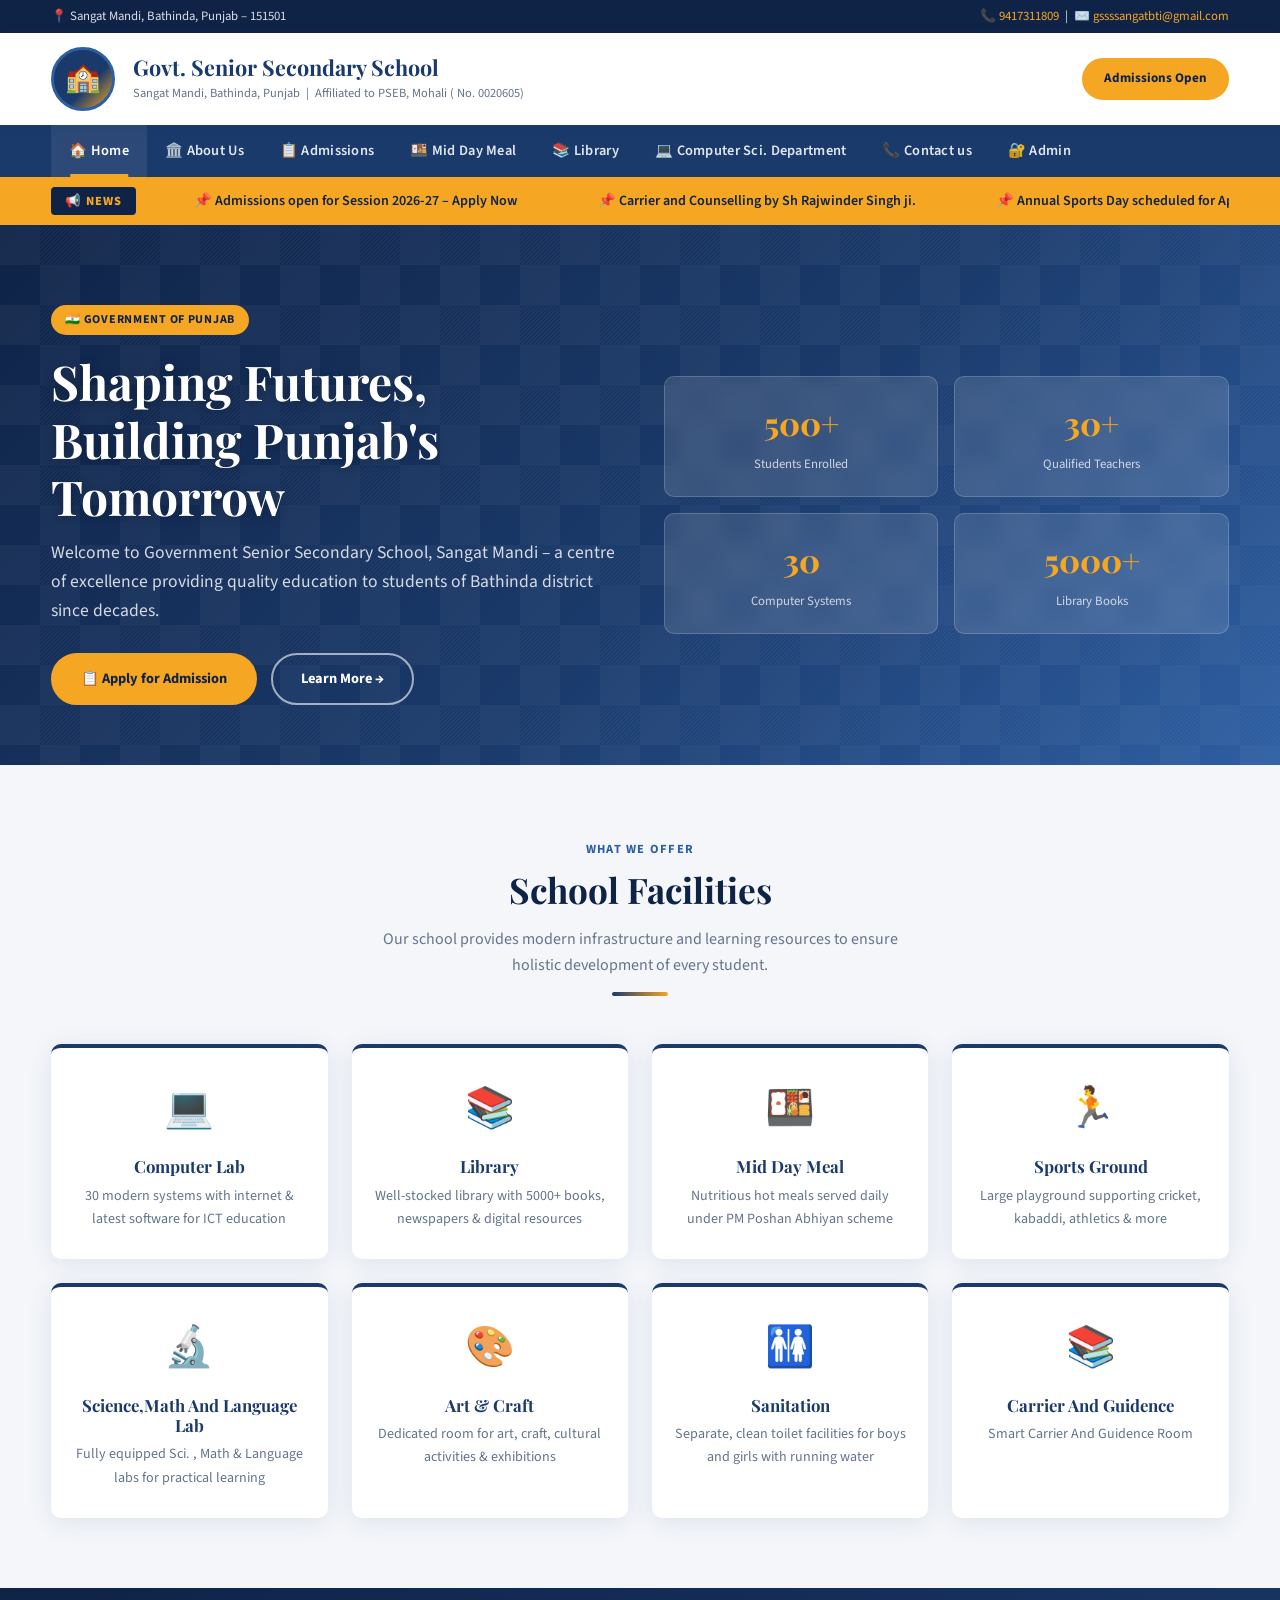
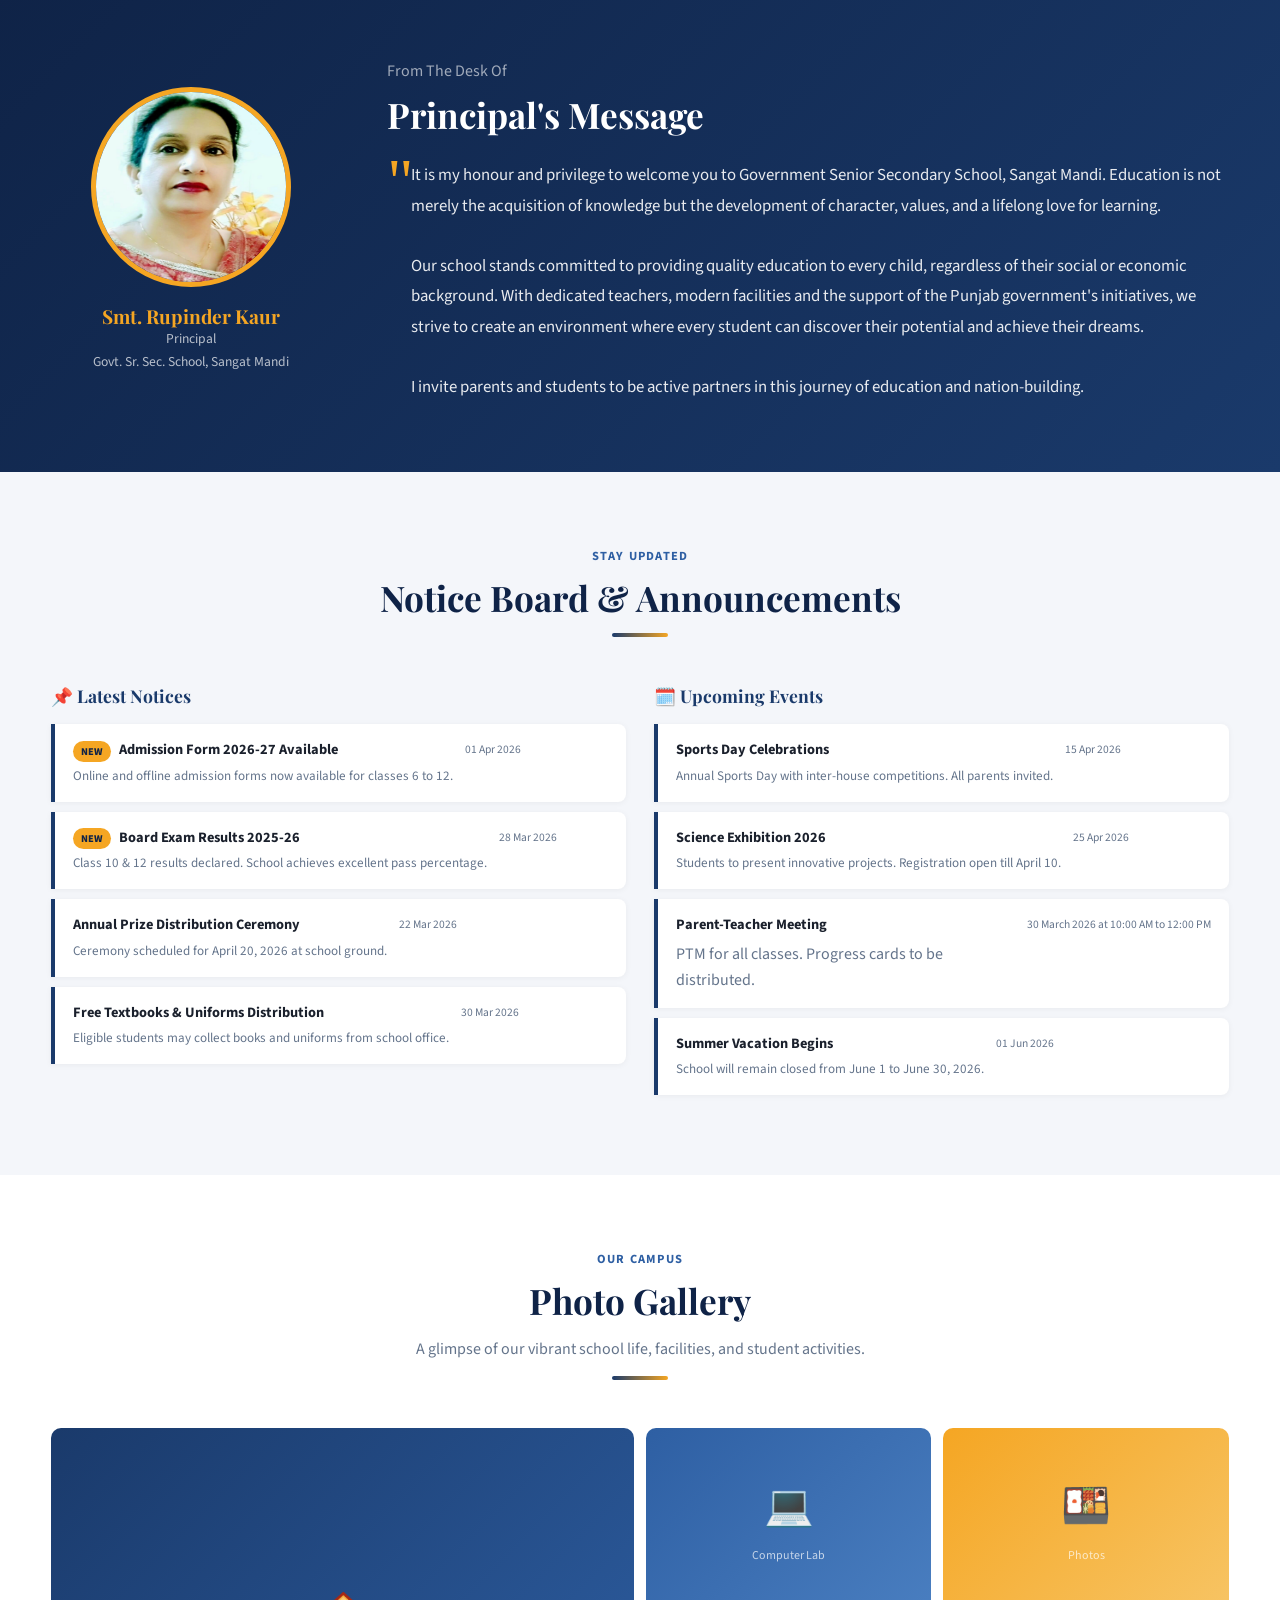
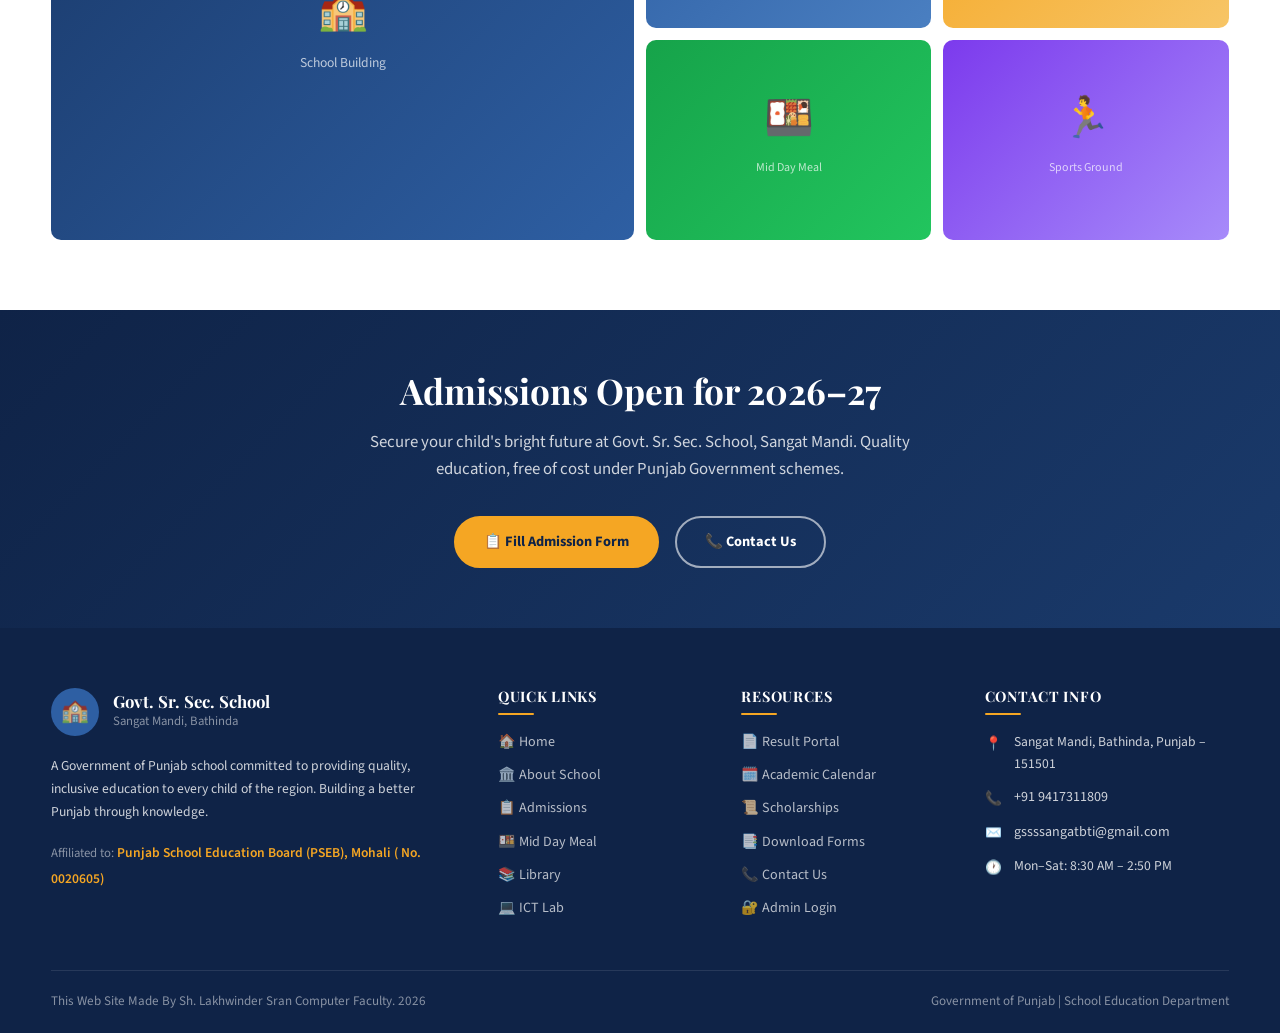
<file: index.html>
<!DOCTYPE html>
<html lang="en">
<head>
  <meta charset="UTF-8">
  <meta name="viewport" content="width=device-width, initial-scale=1.0">
  <title>Government Senior Secondary School – Sangat Mandi, Bathinda</title>
  <link rel="preconnect" href="https://fonts.googleapis.com">
  <link rel="preconnect" href="https://fonts.gstatic.com" crossorigin>
  <link href="https://fonts.googleapis.com/css2?family=Playfair+Display:wght@600;700;800&family=Source+Sans+3:wght@400;600;700&display=swap" rel="stylesheet">
  <link rel="stylesheet" href="style.css">
</head>
<body>

<!-- TOP BAR -->
<div class="top-bar">
  <div class="container">
    <span>📍 Sangat Mandi, Bathinda, Punjab – 151501</span>
    <span>📞 <a href="tel:9417311809">9417311809</a> &nbsp;|&nbsp; ✉️ <a href="mailto:gssssangatbti@gmail.com">gssssangatbti@gmail.com</a></span>
  </div>
</div>

<!-- HEADER -->
<header>
  <div class="container">
    <div class="header-inner">
      <div class="logo-emblem">🏫</div>
      <div class="school-name">
        <h1>Govt. Senior Secondary School</h1>
        <p>Sangat Mandi, Bathinda, Punjab &nbsp;|&nbsp; Affiliated to PSEB, Mohali ( No. 0020605)</p>
      </div>
      <div class="header-right">
        <a href="admission.html" class="btn btn-primary btn-sm" style="display:none; display:flex;">Admissions Open</a>
        <button class="hamburger" id="hamburger" aria-label="Menu">
          <span></span><span></span><span></span>
        </button>
      </div>
    </div>
  </div>
</header>

<!-- NAVIGATION -->
<nav id="mainNav">
  <div class="container">
    <ul class="nav-list">
      <li><a href="index.html">🏠 Home</a></li>
      <li><a href="about.html">🏛️ About Us</a></li>
      <li><a href="admission.html">📋 Admissions</a></li>
      <li><a href="middaymeal.html">🍱 Mid Day Meal</a></li>
      <li><a href="library.html">📚 Library</a></li>
      <li><a href="ict.html">💻 Computer Sci. Department </a></li>
      <li><a href="contact.html">📞 Contact us </a></li>
      <li><a href="admin.html">🔐 Admin</a></li>
    </ul>
  </div>
</nav>

<!-- ANNOUNCEMENT TICKER -->
<div class="announcement-bar">
  <div class="container">
    <div class="ticker-wrapper">
      <span class="ticker-label">📢 News</span>
      <div class="ticker-scroll">
        <ul>
          <li>Admissions open for Session 2026-27 – Apply Now</li>
           <li> Carrier and Counselling by Sh Rajwinder Singh ji.</li>
          <li>Annual Sports Day scheduled for April 15, 2026</li>
          <li>Result of Board Exams 2024-25 declared – Congratulations to all students</li>
          <li>Free uniform and books distribution started</li>
          <li>Mid Day Meal scheme benefits over 200 students daily</li>
          <li>New Computer Lab with 20 systems inaugurated</li>
          <li>Admissions open for Session 2026-27 – Apply Now</li>
          <li>Annual Sports Day scheduled for April 15, 2026</li>
          <li>Result of Board Exams 2025-26 declared – Congratulations to all students</li>
          <li>Free uniform and books distribution started</li>
          <li>Mid Day Meal scheme benefits over 200 students daily</li>
          <li>New Computer Lab with 20 systems inaugurated</li>
          <li> Carrier and Counselling by Sh Rajwinder Singh ji.</li>
        </ul>
      </div>
    </div>
  </div>
</div>

<!-- ==================== HERO ==================== -->
<section class="hero">
  <div class="container">
    <div class="hero-content">
      <div class="hero-text">
        <span class="badge">🇮🇳 Government of Punjab</span>
        <h1>Shaping Futures, Building Punjab's Tomorrow</h1>
        <p>Welcome to Government Senior Secondary School, Sangat Mandi – a centre of excellence providing quality education to students of Bathinda district since decades.</p>
        <div class="hero-btns">
          <a href="admission.html" class="btn btn-primary">📋 Apply for Admission</a>
          <a href="about.html" class="btn btn-outline">Learn More →</a>
        </div>
      </div>
      <div class="hero-stats">
        <div class="stat-card">
          <span class="stat-num" data-count="500" data-suffix="+">400+</span>
          <span class="stat-label">Students Enrolled</span>
        </div>
        <div class="stat-card">
          <span class="stat-num" data-count="30" data-suffix="+">35+</span>
          <span class="stat-label">Qualified Teachers</span>
        </div>
        <div class="stat-card">
          <span class="stat-num" data-count="30">30</span>
          <span class="stat-label">Computer Systems</span>
        </div>
        <div class="stat-card">
          <span class="stat-num" data-count="5000" data-suffix="+">5000+</span>
          <span class="stat-label">Library Books</span>
        </div>
      </div>
    </div>
  </div>
</section>

<!-- FACILITIES -->
<section class="facilities">
  <div class="container">
    <div class="section-header">
      <span class="section-tag">What We Offer</span>
      <h2>School Facilities</h2>
      <p>Our school provides modern infrastructure and learning resources to ensure holistic development of every student.</p>
      <div class="divider"></div>
    </div>
    <div class="grid-4">
      <div class="facility-card">
        <div class="facility-icon">💻</div>
        <h3>Computer Lab</h3>
        <p>30 modern systems with internet & latest software for ICT education</p>
      </div>
      <div class="facility-card">
        <div class="facility-icon">📚</div>
        <h3>Library</h3>
        <p>Well-stocked library with 5000+ books, newspapers & digital resources</p>
      </div>
      <div class="facility-card">
        <div class="facility-icon">🍱</div>
        <h3>Mid Day Meal</h3>
        <p>Nutritious hot meals served daily under PM Poshan Abhiyan scheme</p>
      </div>
      <div class="facility-card">
        <div class="facility-icon">🏃</div>
        <h3>Sports Ground</h3>
        <p>Large playground supporting cricket, kabaddi, athletics & more</p>
      </div>
      <div class="facility-card">
        <div class="facility-icon">🔬</div>
        <h3>Science,Math And Language Lab </h3>
        <p>Fully equipped Sci. , Math & Language labs for practical learning</p>

      </div>
      <div class="facility-card">
        <div class="facility-icon">🎨</div>
        <h3>Art & Craft</h3>
        <p>Dedicated room for art, craft, cultural activities & exhibitions</p>
      </div>
      <div class="facility-card">
        <div class="facility-icon">🚻</div>
        <h3>Sanitation</h3>
        <p>Separate, clean toilet facilities for boys and girls with running water</p>
      </div>
      <div class="facility-card">
        <div class="facility-icon">📚</div>
        <h3>Carrier And Guidence </h3>
        <p> Smart Carrier And Guidence Room </p>
      </div>
    </div>
  </div>
</section>

<!-- PRINCIPAL MESSAGE -->
<section class="principal-section">
  <div class="container">
    <div class="principal-inner">
      <div class="principal-photo-wrap">
        <div class="principal-photo"><img src="image/rupinder1.jpg" width="200" height="200"></div>
        <h3>Smt. Rupinder Kaur</h3>
        <p>Principal<br>Govt. Sr. Sec. School, Sangat Mandi</p>
      </div>
      <div class="principal-message">
        <span class="section-tag" style="color:rgba(255,255,255,0.6); display:block; margin-bottom:10px;">From The Desk Of</span>
        <h2 style="color:white; margin-bottom:24px;">Principal's Message</h2>
        <blockquote>
          It is my honour and privilege to welcome you to Government Senior Secondary School, Sangat Mandi. Education is not merely the acquisition of knowledge but the development of character, values, and a lifelong love for learning.
          <br><br>
          Our school stands committed to providing quality education to every child, regardless of their social or economic background. With dedicated teachers, modern facilities and the support of the Punjab government's initiatives, we strive to create an environment where every student can discover their potential and achieve their dreams.
          <br><br>
          I invite parents and students to be active partners in this journey of education and nation-building.
        </blockquote>
      </div>
    </div>
  </div>
</section>

<!-- NOTICE BOARD -->
<section class="notice-board">
  <div class="container">
    <div class="section-header">
      <span class="section-tag">Stay Updated</span>
      <h2>Notice Board & Announcements</h2>
      <div class="divider"></div>
    </div>
    <div class="notices-grid">
      <div>
        <h3 style="color:var(--primary); margin-bottom:18px; font-size:1.1rem;">📌 Latest Notices</h3>
        <ul class="notice-list">
          <li> 
            <div>
              <div style="display:flex;gap:8px;align-items:center;margin-bottom:4px;">
                <span class="notice-new">New</span>
                <strong>Admission Form 2026-27 Available</strong>
              </div>
              <p style="margin:0;font-size:0.82rem;color:var(--text-muted);">Online and offline admission forms now available for classes 6 to 12.</p>
            </div>
            <span class="notice-date">01 Apr 2026</span>
          </li>
          <li>
            <div>
              <div style="display:flex;gap:8px;align-items:center;margin-bottom:4px;">
                <span class="notice-new">New</span>
                <strong>Board Exam Results 2025-26</strong>
              </div>
              <p style="margin:0;font-size:0.82rem;color:var(--text-muted);">Class 10 & 12 results declared. School achieves excellent pass percentage.</p>
            </div>
            <span class="notice-date">28 Mar 2026</span>
          </li>
          <li>
            <div><strong>Annual Prize Distribution Ceremony</strong>
            <p style="margin:4px 0 0;font-size:0.82rem;color:var(--text-muted);">Ceremony scheduled for April 20, 2026 at school ground.</p></div>
            <span class="notice-date">22 Mar 2026</span>
          </li>
          <li>
            <div><strong>Free Textbooks & Uniforms Distribution</strong>
            <p style="margin:4px 0 0;font-size:0.82rem;color:var(--text-muted);">Eligible students may collect books and uniforms from school office.</p></div>
            <span class="notice-date">30 Mar 2026</span>
          </li>
        </ul>
      </div>
      <div>
        <h3 style="color:var(--primary); margin-bottom:18px; font-size:1.1rem;">🗓️ Upcoming Events</h3>
        <ul class="notice-list">
          <li>
            <div><strong>Sports Day Celebrations</strong>
            <p style="margin:4px 0 0;font-size:0.82rem;color:var(--text-muted);">Annual Sports Day with inter-house competitions. All parents invited.</p></div>
            <span class="notice-date">15 Apr 2026</span>
          </li>
          <li>
            <div><strong>Science Exhibition 2026</strong>
            <p style="margin:4px 0 0;font-size:0.82rem;color:var(--text-muted);">Students to present innovative projects. Registration open till April 10.</p></div>
            <span class="notice-date">25 Apr 2026</span>
          </li>
          <li>
            <div><strong>Parent-Teacher Meeting</strong>
            <p style="margin:4px 0 0;font-size:1rem;color:var(--text-muted);">PTM for all classes. Progress cards to be distributed.</p></div>
            <span class="notice-date"> 30 March 2026 at 10:00 AM to 12:00 PM</span>
          </li>
          <li>
            <div><strong>Summer Vacation Begins</strong>
            <p style="margin:4px 0 0;font-size:0.82rem;color:var(--text-muted);">School will remain closed from June 1 to June 30, 2026.</p></div>
            <span class="notice-date">01 Jun 2026</span>
          </li>
        </ul>
      </div>
    </div>
  </div>
</section>

<!-- GALLERY -->
<section>
  <div class="container">
    <div class="section-header">
      <span class="section-tag">Our Campus</span>
      <h2>Photo Gallery</h2>
      <p>A glimpse of our vibrant school life, facilities, and student activities.</p>
      <div class="divider"></div>
    </div>
    <div class="gallery-grid">
      <div class="gallery-item">
        <div class="gallery-placeholder">
          🏫
          <p style="font-size:0.85rem;margin-top:8px;color:rgba(255,255,255,0.7);">School Building</p>
        </div>
        <div class="gallery-label"> < img src="image/school.jpg" alt="school"></div>
      </div>
      <div class="gallery-item">
        <div class="gallery-placeholder">💻<p style="font-size:0.75rem;margin-top:6px;color:rgba(255,255,255,0.7);">Computer Lab</p></div>
        <div class="gallery-label">Modern Computer Laboratory</div>
      </div>
      <div class="gallery-item">
            <div class="gallery-placeholder">🍱<p style="font-size:0.75rem;margin-top:6px;color:rgba(255,255,255,0.7);">Photos</p></div>
        <div class="gallery-label"><img src="image/party.jpg" alt="Party"></div>
    </div>
  <div class="gallery-item">
        <div class="gallery-placeholder">🍱<p style="font-size:0.75rem;margin-top:6px;color:rgba(255,255,255,0.7);">Mid Day Meal</p></div>
        <div class="gallery-label">Mid Day Meal Service</div>
      </div>
      <div class="gallery-item">
        <div class="gallery-placeholder">🏃<p style="font-size:0.75rem;margin-top:6px;color:rgba(255,255,255,0.7);">Sports Ground</p></div>
        <div class="gallery-label">Annual Sports Day</div>
      </div>
    </div>
  </div>
</section>

<!-- ADMISSION CTA -->
<section style="background: linear-gradient(135deg, var(--primary-dark), var(--primary)); color:white; padding:60px 0; text-align:center;">
  <div class="container">
    <h2 style="color:white;margin-bottom:16px;">Admissions Open for 2026–27</h2>
    <p style="color:rgba(255,255,255,0.8);max-width:540px;margin:0 auto 32px;font-size:1.05rem;">
      Secure your child's bright future at Govt. Sr. Sec. School, Sangat Mandi. Quality education, free of cost under Punjab Government schemes.
    </p>
    <div style="display:flex;gap:16px;justify-content:center;flex-wrap:wrap;">
      <a href="admission.html" class="btn btn-primary">📋 Fill Admission Form</a>
      <a href="contact.html" class="btn btn-outline">📞 Contact Us</a>
    </div>
  </div>
</section>

<!-- FOOTER -->
<footer>
  <div class="container">
    <div class="footer-main">
      <div class="footer-brand">
        <div class="logo-row">
          <div class="emblem">🏫</div>
          <div>
            <h3>Govt. Sr. Sec. School</h3>
            <p style="font-size:0.8rem;color:rgba(255,255,255,0.5);margin:0;">Sangat Mandi, Bathinda</p>
          </div>
        </div>
        <p>A Government of Punjab school committed to providing quality, inclusive education to every child of the region. Building a better Punjab through knowledge.</p>
        <div style="margin-top:16px;">
          <span style="font-size:0.8rem;color:rgba(255,255,255,0.5);">Affiliated to:</span>
          <span style="font-size:0.85rem;color:var(--accent);font-weight:600;"> Punjab School Education Board (PSEB), Mohali ( No. 0020605)</span>
        </div>
      </div>
      <div class="footer-col">
        <h4>Quick Links</h4>
        <ul>
          <li><a href="index.html">🏠 Home</a></li>
          <li><a href="about.html">🏛️ About School</a></li>
          <li><a href="admission.html">📋 Admissions</a></li>
          <li><a href="middaymeal.html">🍱 Mid Day Meal</a></li>
          <li><a href="library.html">📚 Library</a></li>
          <li><a href="ict.html">💻 ICT Lab</a></li>
        </ul>
      </div>
      <div class="footer-col">
        <h4>Resources</h4>
        <ul>
          <li><a href="https://www.pseb.ac.in/results">📄 Result Portal</a></li>
          <li><a href="#">🗓️ Academic Calendar</a></li>
          <li><a href="#">📜 Scholarships</a></li>
          <li><a href="https://www.pseb.ac.in/onlineforms">📑 Download Forms</a></li>
          <li><a href="contact.html">📞 Contact Us</a></li>
          <li><a href="admin.html">🔐 Admin Login</a></li>
        </ul>
      </div>
      <div class="footer-col">
        <h4>Contact Info</h4>
        <ul class="footer-contact">
          <li>
            <span class="fc-icon">📍</span>
            <span>Sangat Mandi, Bathinda, Punjab – 151501</span>
          </li>
          <li>
            <span class="fc-icon">📞</span>
            <a href="tel:9417311809" style="color:rgba(255,255,255,0.8);">+91 9417311809</a>
          </li>
          <li>
            <span class="fc-icon">✉️</span>
            <a href="mailto:gssssangatbti@gmail.com" style="color:rgba(255,255,255,0.8);">gssssangatbti@gmail.com</a>
          </li>
          <li>
            <span class="fc-icon">🕐</span>
            <span>Mon–Sat: 8:30 AM – 2:50 PM</span>
          </li>
        </ul>
      </div>
    </div>
    <div class="footer-bottom">
      <span> This Web Site Made By Sh. Lakhwinder Sran Computer Faculty. 2026 </span>
      <span>Government of Punjab | School Education Department</span>
    </div>
  </div>
</footer>

<script src="script.js"></script>
</body>
</html>
</file>
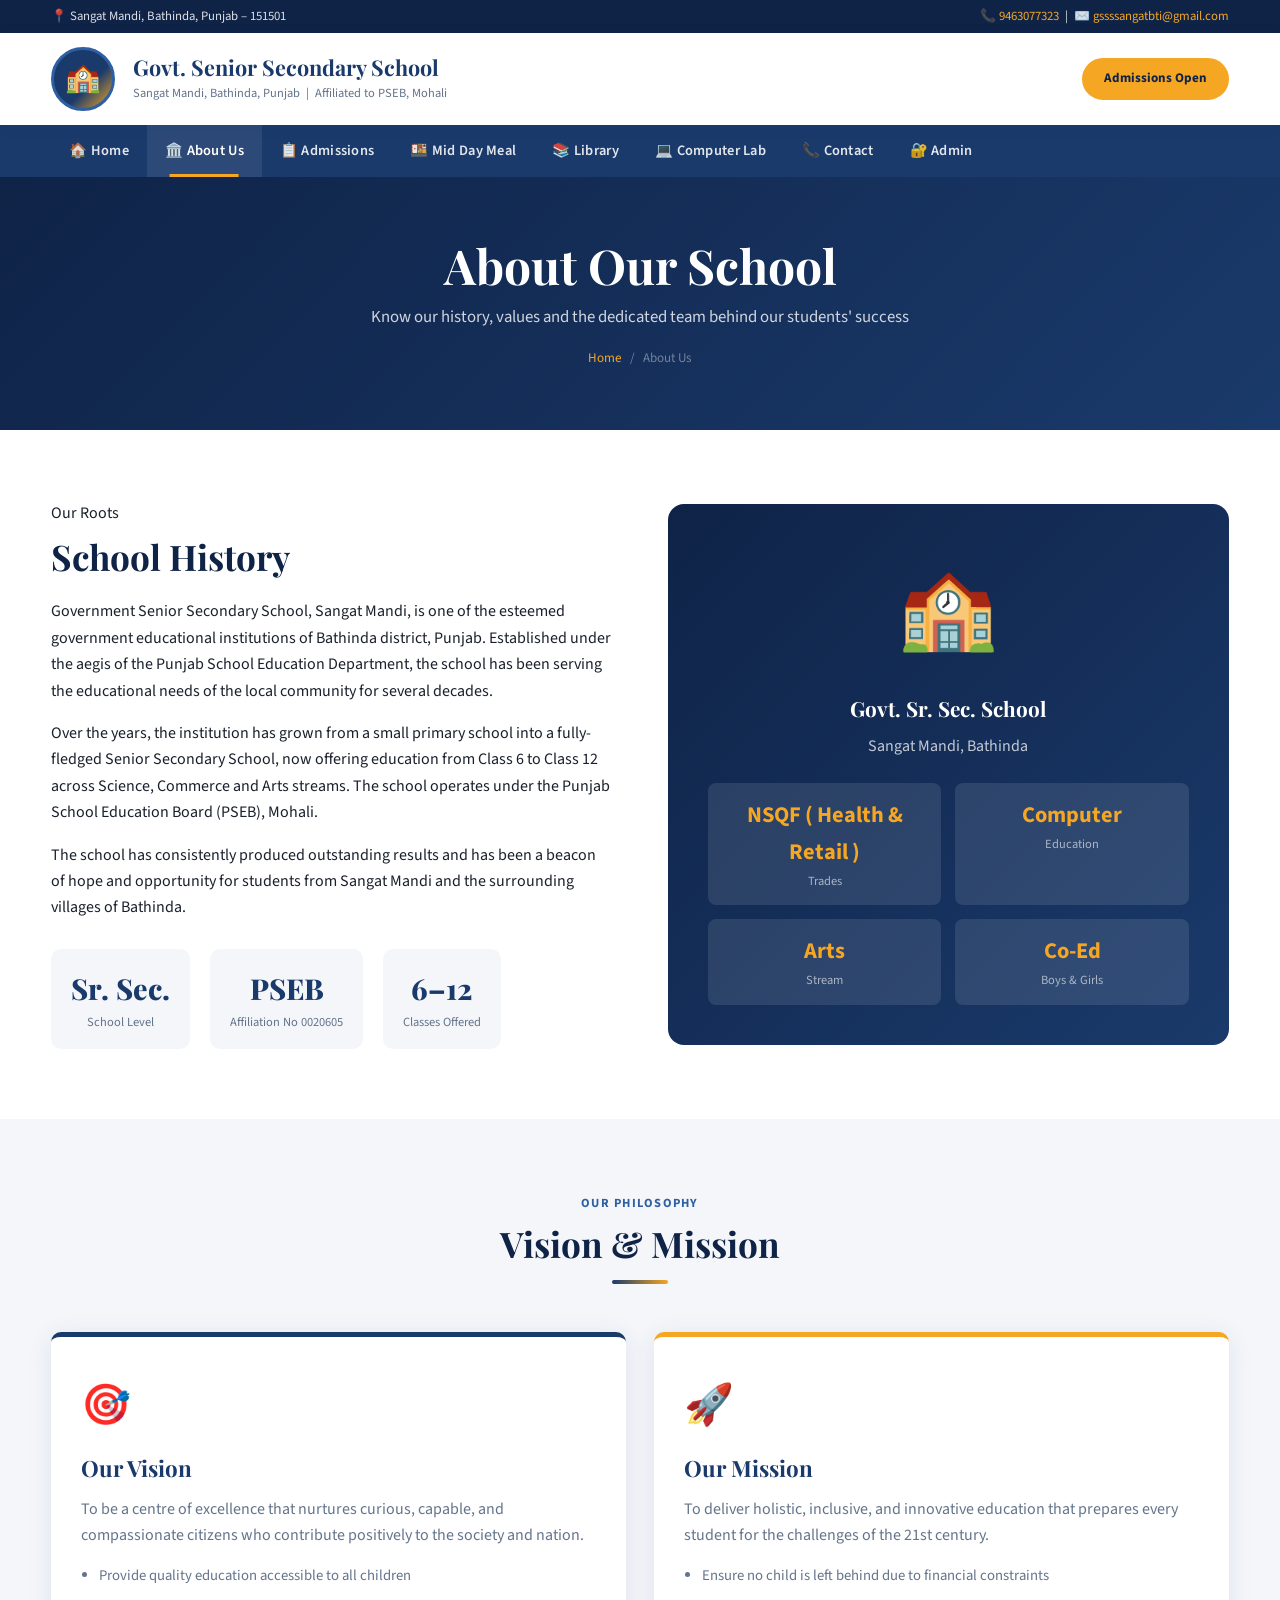
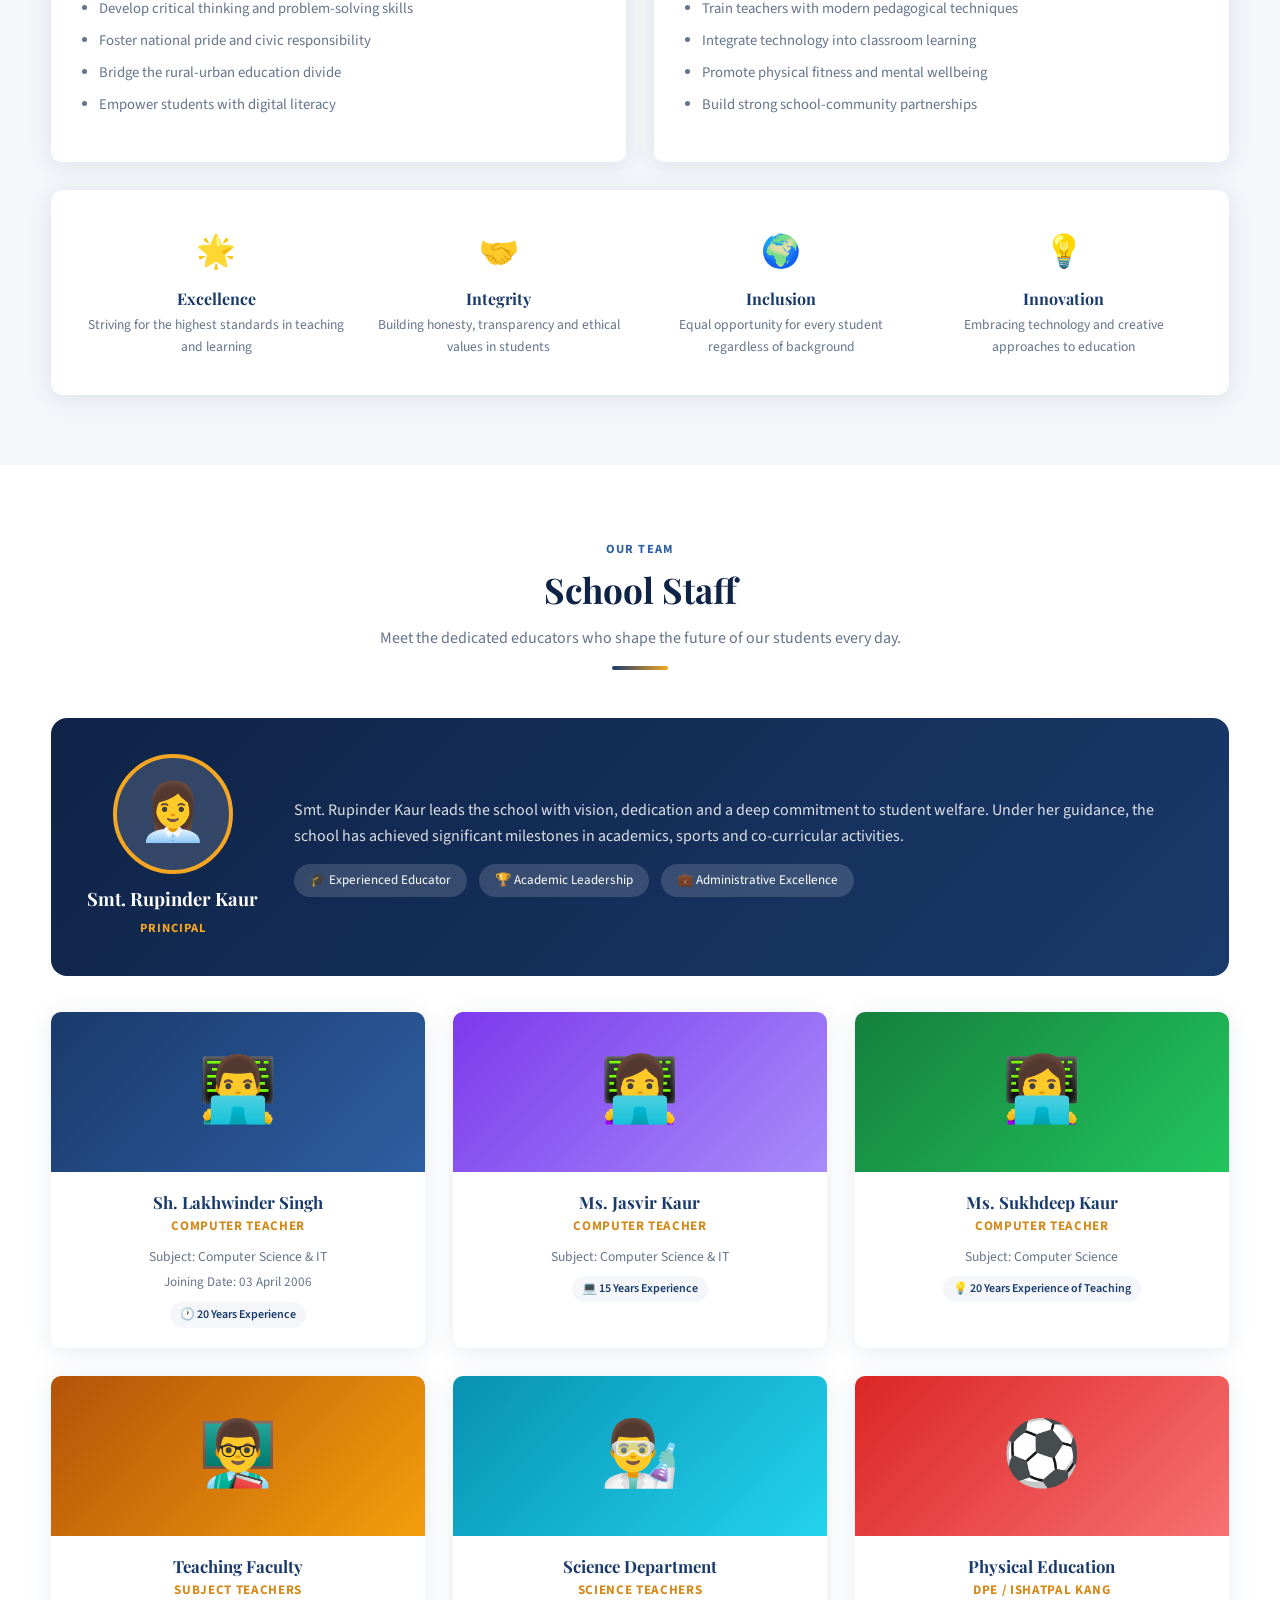
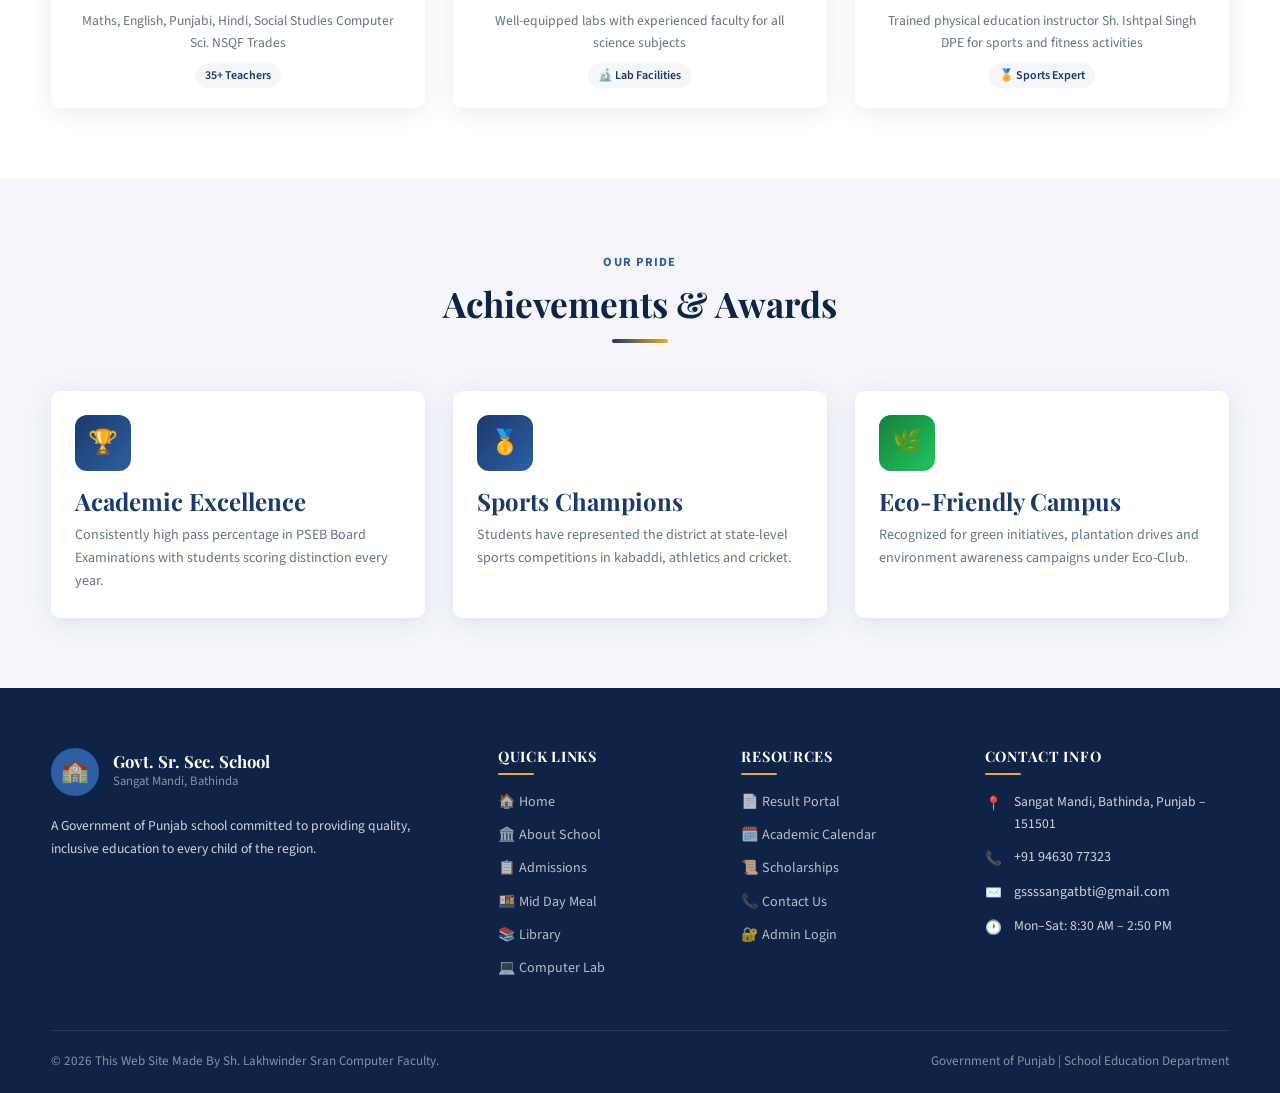
<file: about.html>
<!DOCTYPE html>
<html lang="en">
<head>
  <meta charset="UTF-8">
  <meta name="viewport" content="width=device-width, initial-scale=1.0">
  <title>About Us – Govt. Sr. Sec. School Sangat Mandi</title>
  <link rel="preconnect" href="https://fonts.googleapis.com">
  <link rel="preconnect" href="https://fonts.gstatic.com" crossorigin>
  <link href="https://fonts.googleapis.com/css2?family=Playfair+Display:wght@600;700;800&family=Source+Sans+3:wght@400;600;700&display=swap" rel="stylesheet">
  <link rel="stylesheet" href="style.css">
</head>
<body>

<div class="top-bar">
  <div class="container">
    <span>📍 Sangat Mandi, Bathinda, Punjab – 151501</span>
    <span>📞 <a href="tel:9463077323">9463077323</a> &nbsp;|&nbsp; ✉️ <a href="mailto:gssssangatbti@gmail.com">gssssangatbti@gmail.com</a></span>
  </div>
</div>
<header>
  <div class="container">
    <div class="header-inner">
      <div class="logo-emblem">🏫</div>
      <div class="school-name">
        <h1>Govt. Senior Secondary School</h1>
        <p>Sangat Mandi, Bathinda, Punjab &nbsp;|&nbsp; Affiliated to PSEB, Mohali</p>
      </div>
      <div class="header-right">
        <a href="admission.html" class="btn btn-primary btn-sm">Admissions Open</a>
        <button class="hamburger" id="hamburger"><span></span><span></span><span></span></button>
      </div>
    </div>
  </div>
</header>
<nav id="mainNav">
  <div class="container">
    <ul class="nav-list">
      <li><a href="index.html">🏠 Home</a></li>
      <li><a href="about.html">🏛️ About Us</a></li>
      <li><a href="admission.html">📋 Admissions</a></li>
      <li><a href="middaymeal.html">🍱 Mid Day Meal</a></li>
      <li><a href="library.html">📚 Library</a></li>
      <li><a href="ict.html">💻 Computer Lab</a></li>
      <li><a href="contact.html">📞 Contact</a></li>
      <li><a href="admin.html">🔐 Admin</a></li>
    </ul>
  </div>
</nav>

<div class="page-hero">
  <div class="container">
    <h1>About Our School</h1>
    <p>Know our history, values and the dedicated team behind our students' success</p>
    <div class="breadcrumb"><a href="index.html">Home</a><span>/</span><span>About Us</span></div>
  </div>
</div>

<!-- SCHOOL HISTORY -->
<section>
  <div class="container">
    <div class="grid-2" style="align-items:center;gap:56px;">
      <div>
        <span class="section-tag">Our Roots</span>
        <h2 style="color:var(--primary-dark);margin:10px 0 20px;">School History</h2>
        <p>Government Senior Secondary School, Sangat Mandi, is one of the esteemed government educational institutions of Bathinda district, Punjab. Established under the aegis of the Punjab School Education Department, the school has been serving the educational needs of the local community for several decades.</p>
        <p>Over the years, the institution has grown from a small primary school into a fully-fledged Senior Secondary School, now offering education from Class 6 to Class 12 across Science, Commerce and Arts streams. The school operates under the Punjab School Education Board (PSEB), Mohali.</p>
        <p>The school has consistently produced outstanding results and has been a beacon of hope and opportunity for students from Sangat Mandi and the surrounding villages of Bathinda.</p>
        <div style="display:flex;gap:20px;margin-top:28px;flex-wrap:wrap;">
          <div style="text-align:center;padding:16px 20px;background:var(--light-grey);border-radius:10px;min-width:100px;">
            <div style="font-size:1.8rem;font-weight:800;color:var(--primary);font-family:var(--font-heading);">Sr. Sec.</div>
            <div style="font-size:0.78rem;color:var(--text-muted);">School Level</div>
          </div>
          <div style="text-align:center;padding:16px 20px;background:var(--light-grey);border-radius:10px;min-width:100px;">
            <div style="font-size:1.8rem;font-weight:800;color:var(--primary);font-family:var(--font-heading);">PSEB</div>
            <div style="font-size:0.78rem;color:var(--text-muted);">Affiliation No 0020605</div>
          </div>
          <div style="text-align:center;padding:16px 20px;background:var(--light-grey);border-radius:10px;min-width:100px;">
            <div style="font-size:1.8rem;font-weight:800;color:var(--primary);font-family:var(--font-heading);">6–12</div>
            <div style="font-size:0.78rem;color:var(--text-muted);">Classes Offered</div>
          </div>
        </div>
      </div>
      <div style="background:linear-gradient(135deg,var(--primary-dark),var(--primary));border-radius:16px;padding:40px;color:white;text-align:center;">
        <div style="font-size:5rem;margin-bottom:20px;">🏫</div>
        <h3 style="color:white;font-size:1.3rem;margin-bottom:12px;">Govt. Sr. Sec. School</h3>
        <p style="color:rgba(255,255,255,0.75);margin-bottom:20px;">Sangat Mandi, Bathinda</p>
        <div style="display:grid;grid-template-columns:1fr 1fr;gap:14px;margin-top:24px;">
          <div style="background:rgba(255,255,255,0.1);border-radius:8px;padding:14px;">
            <div style="font-size:1.4rem;font-weight:700;color:var(--accent);">NSQF ( Health & Retail )</div>
            <div style="font-size:0.78rem;color:rgba(255,255,255,0.6);">Trades</div>
          </div>
          <div style="background:rgba(255,255,255,0.1);border-radius:8px;padding:14px;">
            <div style="font-size:1.4rem;font-weight:700;color:var(--accent);">Computer</div>
            <div style="font-size:0.78rem;color:rgba(255,255,255,0.6);">Education</div>
          </div>
          <div style="background:rgba(255,255,255,0.1);border-radius:8px;padding:14px;">
            <div style="font-size:1.4rem;font-weight:700;color:var(--accent);">Arts</div>
            <div style="font-size:0.78rem;color:rgba(255,255,255,0.6);">Stream</div>
          </div>
          <div style="background:rgba(255,255,255,0.1);border-radius:8px;padding:14px;">
            <div style="font-size:1.4rem;font-weight:700;color:var(--accent);">Co-Ed</div>
            <div style="font-size:0.78rem;color:rgba(255,255,255,0.6);">Boys & Girls</div>
          </div>
        </div>
      </div>
    </div>
  </div>
</section>

<!-- VISION & MISSION -->
<section class="vision-mission">
  <div class="container">
    <div class="section-header">
      <span class="section-tag">Our Philosophy</span>
      <h2>Vision & Mission</h2>
      <div class="divider"></div>
    </div>
    <div class="vm-grid">
      <div class="vm-card vision">
        <div class="vm-icon">🎯</div>
        <h3>Our Vision</h3>
        <p style="color:var(--text-muted);margin-bottom:16px;">To be a centre of excellence that nurtures curious, capable, and compassionate citizens who contribute positively to the society and nation.</p>
        <ul>
          <li>Provide quality education accessible to all children</li>
          <li>Develop critical thinking and problem-solving skills</li>
          <li>Foster national pride and civic responsibility</li>
          <li>Bridge the rural-urban education divide</li>
          <li>Empower students with digital literacy</li>
        </ul>
      </div>
      <div class="vm-card mission">
        <div class="vm-icon">🚀</div>
        <h3>Our Mission</h3>
        <p style="color:var(--text-muted);margin-bottom:16px;">To deliver holistic, inclusive, and innovative education that prepares every student for the challenges of the 21st century.</p>
        <ul>
          <li>Ensure no child is left behind due to financial constraints</li>
          <li>Train teachers with modern pedagogical techniques</li>
          <li>Integrate technology into classroom learning</li>
          <li>Promote physical fitness and mental wellbeing</li>
          <li>Build strong school-community partnerships</li>
        </ul>
      </div>
    </div>
    <div style="background:var(--white);border-radius:12px;padding:36px;box-shadow:var(--shadow);margin-top:28px;display:grid;grid-template-columns:repeat(4,1fr);gap:24px;text-align:center;" class="values-row">
      <div><div style="font-size:2rem;margin-bottom:10px;">🌟</div><h4 style="color:var(--primary);margin-bottom:6px;">Excellence</h4><p style="font-size:0.85rem;color:var(--text-muted);margin:0;">Striving for the highest standards in teaching and learning</p></div>
      <div><div style="font-size:2rem;margin-bottom:10px;">🤝</div><h4 style="color:var(--primary);margin-bottom:6px;">Integrity</h4><p style="font-size:0.85rem;color:var(--text-muted);margin:0;">Building honesty, transparency and ethical values in students</p></div>
      <div><div style="font-size:2rem;margin-bottom:10px;">🌍</div><h4 style="color:var(--primary);margin-bottom:6px;">Inclusion</h4><p style="font-size:0.85rem;color:var(--text-muted);margin:0;">Equal opportunity for every student regardless of background</p></div>
      <div><div style="font-size:2rem;margin-bottom:10px;">💡</div><h4 style="color:var(--primary);margin-bottom:6px;">Innovation</h4><p style="font-size:0.85rem;color:var(--text-muted);margin:0;">Embracing technology and creative approaches to education</p></div>
    </div>
  </div>
</section>

<!-- STAFF DETAILS -->
<section class="staff-section">
  <div class="container">
    <div class="section-header">
      <span class="section-tag">Our Team</span>
      <h2>School Staff</h2>
      <p>Meet the dedicated educators who shape the future of our students every day.</p>
      <div class="divider"></div>
    </div>
    <!-- Principal -->
    <div style="background:linear-gradient(135deg,var(--primary-dark),var(--primary));border-radius:16px;padding:36px;color:white;display:flex;gap:36px;align-items:center;margin-bottom:36px;flex-wrap:wrap;">
      <div style="text-align:center;flex-shrink:0;">
        <div style="width:120px;height:120px;border-radius:50%;background:rgba(255,255,255,0.15);border:4px solid var(--accent);display:flex;align-items:center;justify-content:center;font-size:3.5rem;margin:0 auto 14px;">👩‍💼</div>
        <h3 style="color:white;font-size:1.15rem;margin-bottom:4px;">Smt. Rupinder Kaur</h3>
        <span style="font-size:0.78rem;color:var(--accent);font-weight:700;text-transform:uppercase;letter-spacing:0.08em;">Principal</span>
      </div>
      <div style="flex:1;min-width:220px;">
        <p style="color:rgba(255,255,255,0.85);margin-bottom:14px;">Smt. Rupinder Kaur leads the school with vision, dedication and a deep commitment to student welfare. Under her guidance, the school has achieved significant milestones in academics, sports and co-curricular activities.</p>
        <div style="display:flex;gap:12px;flex-wrap:wrap;">
          <span style="background:rgba(255,255,255,0.15);padding:6px 16px;border-radius:20px;font-size:0.82rem;">🎓 Experienced Educator</span>
          <span style="background:rgba(255,255,255,0.15);padding:6px 16px;border-radius:20px;font-size:0.82rem;">🏆 Academic Leadership</span>
          <span style="background:rgba(255,255,255,0.15);padding:6px 16px;border-radius:20px;font-size:0.82rem;">💼 Administrative Excellence</span>
        </div>
      </div>
    </div>

    <!-- Staff Grid -->
    <div class="staff-grid">
      <div class="staff-card">
        <div class="staff-photo">👨‍💻</div>
        <div class="staff-info">
          <h3>Sh. Lakhwinder Singh</h3>
          <span class="designation">Computer Teacher</span>
          <p>Subject: Computer Science & IT</p>
          <p style="font-size:0.82rem;color:var(--text-muted);margin-top:4px;">Joining Date: 03 April 2006</p>
          <span class="staff-badge">🕐 20 Years Experience</span>
        </div>
      </div>
      <div class="staff-card">
        <div class="staff-photo" style="background:linear-gradient(135deg,#7c3aed,#a78bfa);">👩‍💻</div>
        <div class="staff-info">
          <h3>Ms. Jasvir Kaur</h3>
          <span class="designation">Computer Teacher</span>
          <p>Subject: Computer Science & IT </p>
          <span class="staff-badge">💻 15 Years Experience </span>
        </div>
      </div>
      <div class="staff-card">
        <div class="staff-photo" style="background:linear-gradient(135deg,#15803d,#22c55e);">👩‍💻</div>
        <div class="staff-info">
          <h3>Ms. Sukhdeep Kaur</h3>
          <span class="designation">Computer Teacher</span>
          <p>Subject: Computer Science</p>
          <span class="staff-badge">💡 20 Years Experience of Teaching</span>
        </div>
      </div>
      <div class="staff-card">
        <div class="staff-photo" style="background:linear-gradient(135deg,#b45309,#f59e0b);">👨‍🏫</div>
        <div class="staff-info">
          <h3>Teaching Faculty</h3>
          <span class="designation">Subject Teachers</span>
          <p>  Maths, English, Punjabi, Hindi, Social Studies Computer Sci. NSQF Trades </p>
          <span class="staff-badge">35+ Teachers</span>
        </div>
      </div>
      <div class="staff-card">
        <div class="staff-photo" style="background:linear-gradient(135deg,#0891b2,#22d3ee);">👨‍🔬</div>
        <div class="staff-info">
          <h3>Science Department</h3>
          <span class="designation">Science Teachers</span>
          <p>Well-equipped labs with experienced faculty for all science subjects</p>
          <span class="staff-badge">🔬 Lab Facilities</span>
        </div>
      </div>
      <div class="staff-card">
        <div class="staff-photo" style="background:linear-gradient(135deg,#dc2626,#f87171);">⚽</div>
        <div class="staff-info">
          <h3>Physical Education</h3>
          <span class="designation">DPE / Ishatpal Kang </span>
          <p>Trained physical education instructor Sh. Ishtpal Singh DPE for sports and fitness activities</p>
          <span class="staff-badge">🏅 Sports Expert</span>
        </div>
      </div>
    </div>
  </div>
</section>

<!-- ACHIEVEMENTS -->
<section style="background:var(--light-grey);">
  <div class="container">
    <div class="section-header">
      <span class="section-tag">Our Pride</span>
      <h2>Achievements & Awards</h2>
      <div class="divider"></div>
    </div>
    <div class="grid-3">
      <div class="card"><div class="card-body">
        <div class="card-icon">🏆</div>
        <h3 style="color:var(--primary);margin-bottom:8px;">Academic Excellence</h3>
        <p style="font-size:0.88rem;color:var(--text-muted);margin:0;">Consistently high pass percentage in PSEB Board Examinations with students scoring distinction every year.</p>
      </div></div>
      <div class="card"><div class="card-body">
        <div class="card-icon">🥇</div>
        <h3 style="color:var(--primary);margin-bottom:8px;">Sports Champions</h3>
        <p style="font-size:0.88rem;color:var(--text-muted);margin:0;">Students have represented the district at state-level sports competitions in kabaddi, athletics and cricket.</p>
      </div></div>
      <div class="card"><div class="card-body">
        <div class="card-icon" style="background:linear-gradient(135deg,#15803d,#22c55e);">🌿</div>
        <h3 style="color:var(--primary);margin-bottom:8px;">Eco-Friendly Campus</h3>
        <p style="font-size:0.88rem;color:var(--text-muted);margin:0;">Recognized for green initiatives, plantation drives and environment awareness campaigns under Eco-Club.</p>
      </div></div>
    </div>
  </div>
</section>

<footer>
  <div class="container">
    <div class="footer-main">
      <div class="footer-brand">
        <div class="logo-row"><div class="emblem">🏫</div><div><h3>Govt. Sr. Sec. School</h3><p style="font-size:0.8rem;color:rgba(255,255,255,0.5);margin:0;">Sangat Mandi, Bathinda</p></div></div>
        <p>A Government of Punjab school committed to providing quality, inclusive education to every child of the region.</p>
      </div>
      <div class="footer-col"><h4>Quick Links</h4><ul>
        <li><a href="index.html">🏠 Home</a></li>
        <li><a href="about.html">🏛️ About School</a></li>
        <li><a href="admission.html">📋 Admissions</a></li>
        <li><a href="middaymeal.html">🍱 Mid Day Meal</a></li>
        <li><a href="library.html">📚 Library</a></li>
        <li><a href="ict.html">💻 Computer Lab</a></li>
      </ul></div>
      <div class="footer-col"><h4>Resources</h4><ul>
        <li><a href="www.pseb.ac.in">📄 Result Portal</a></li>
        <li><a href="#">🗓️ Academic Calendar</a></li>
        <li><a href="#">📜 Scholarships</a></li>
        <li><a href="contact.html">📞 Contact Us</a></li>
        <li><a href="admin.html">🔐 Admin Login</a></li>
      </ul></div>
      <div class="footer-col"><h4>Contact Info</h4><ul class="footer-contact">
        <li><span class="fc-icon">📍</span><span>Sangat Mandi, Bathinda, Punjab – 151501</span></li>
        <li><span class="fc-icon">📞</span><a href="tel:9463077323" style="color:rgba(255,255,255,0.8);">+91 94630 77323</a></li>
        <li><span class="fc-icon">✉️</span><a href="mailto:gssssangatbti@gmail.com" style="color:rgba(255,255,255,0.8);">gssssangatbti@gmail.com</a></li>
        <li><span class="fc-icon">🕐</span><span>Mon–Sat: 8:30 AM – 2:50 PM</span></li>
      </ul></div>
    </div>
    <div class="footer-bottom">
      <span>© 2026 This Web Site Made By Sh. Lakhwinder Sran Computer Faculty. </span>
      <span>Government of Punjab | School Education Department</span>
    </div>
  </div>
</footer>
<script src="script.js"></script>
</body>
</html>
</file>
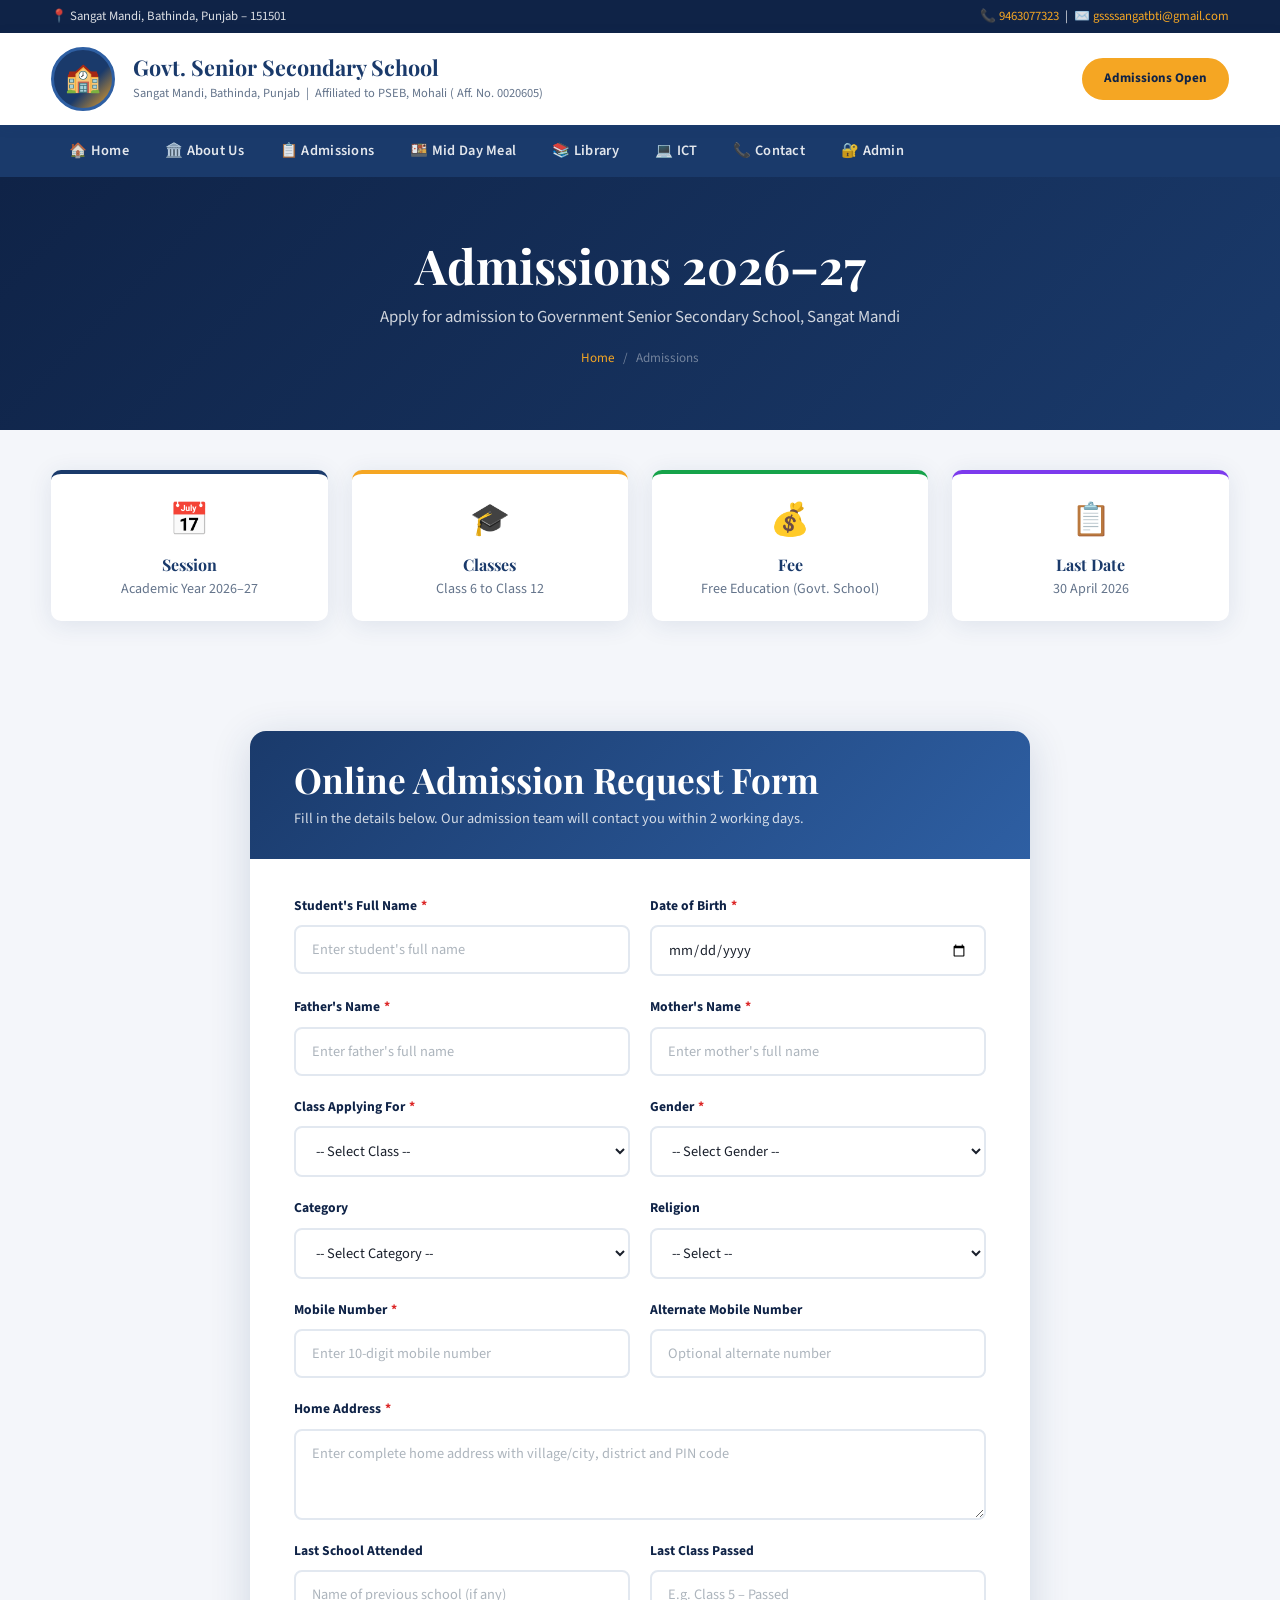
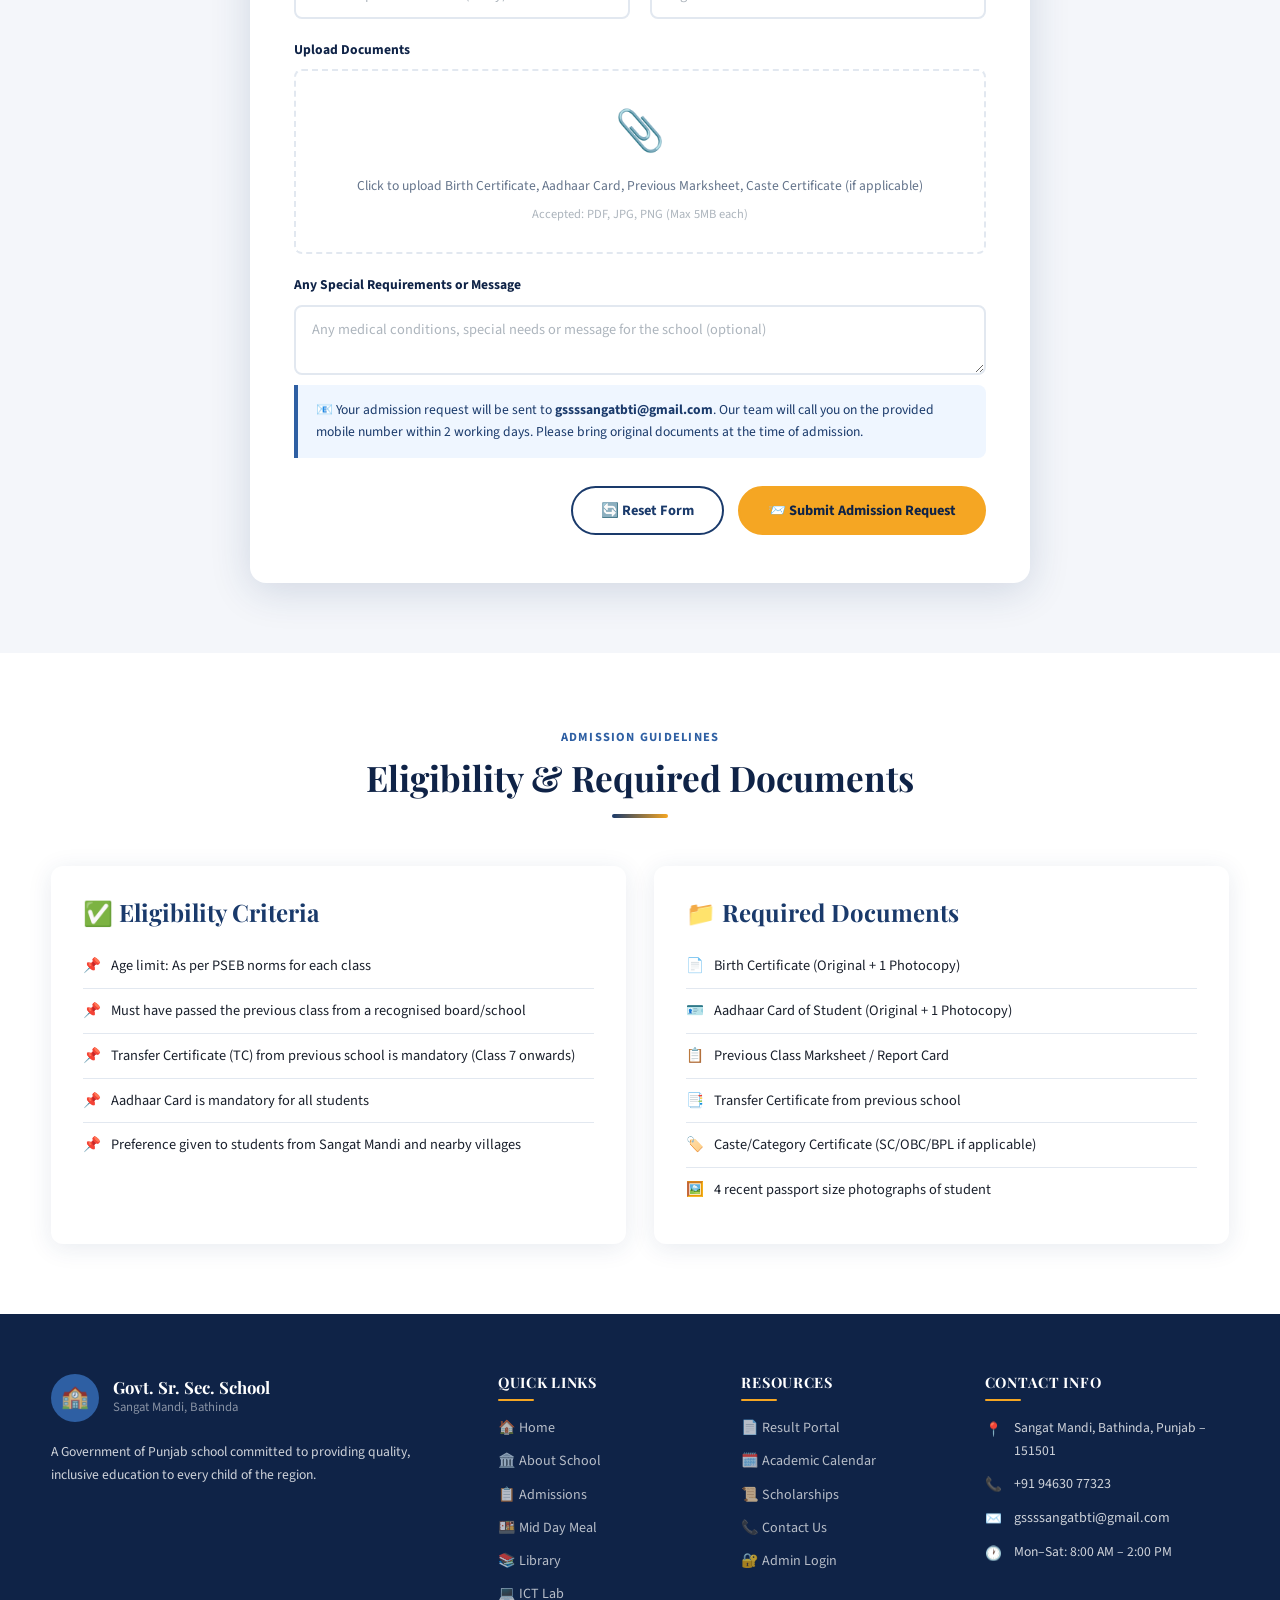
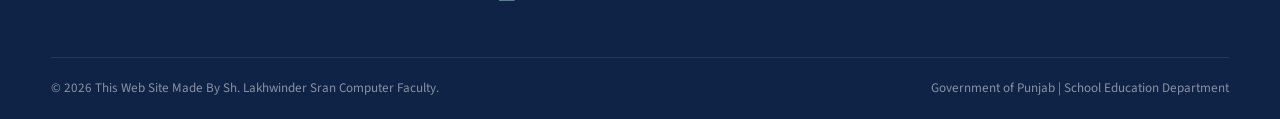
<file: addmision.html>
<!DOCTYPE html>
<html lang="en">
<head>
  <meta charset="UTF-8">
  <meta name="viewport" content="width=device-width, initial-scale=1.0">
  <title>Admissions – Govt. Sr. Sec. School Sangat Mandi</title>
  <link rel="preconnect" href="https://fonts.googleapis.com">
  <link rel="preconnect" href="https://fonts.gstatic.com" crossorigin>
  <link href="https://fonts.googleapis.com/css2?family=Playfair+Display:wght@600;700;800&family=Source+Sans+3:wght@400;600;700&display=swap" rel="stylesheet">
  <link rel="stylesheet" href="style.css">
</head>
<body>

<div class="top-bar">
  <div class="container">
    <span>📍 Sangat Mandi, Bathinda, Punjab – 151501</span>
    <span>📞 <a href="tel:9463077323">9463077323</a> &nbsp;|&nbsp; ✉️ <a href="mailto:gssssangatbti@gmail.com">gssssangatbti@gmail.com</a></span>
  </div>
</div>
<header>
  <div class="container">
    <div class="header-inner">
      <div class="logo-emblem">🏫</div>
      <div class="school-name">
        <h1>Govt. Senior Secondary School</h1>
        <p>Sangat Mandi, Bathinda, Punjab &nbsp;|&nbsp; Affiliated to PSEB, Mohali ( Aff. No. 0020605)</p>
      </div>
      <div class="header-right">
        <a href="admission.html" class="btn btn-primary btn-sm">Admissions Open</a>
        <button class="hamburger" id="hamburger"><span></span><span></span><span></span></button>
      </div>
    </div>
  </div>
</header>
<nav id="mainNav">
  <div class="container">
    <ul class="nav-list">
      <li><a href="index.html">🏠 Home</a></li>
      <li><a href="about.html">🏛️ About Us</a></li>
      <li><a href="admission.html">📋 Admissions</a></li>
      <li><a href="middaymeal.html">🍱 Mid Day Meal</a></li>
      <li><a href="library.html">📚 Library</a></li>
      <li><a href="ict.html">💻 ICT</a></li>
      <li><a href="contact.html">📞 Contact</a></li>
      <li><a href="admin.html">🔐 Admin</a></li>
    </ul>
  </div>
</nav>

<div class="page-hero">
  <div class="container">
    <h1>Admissions 2026–27</h1>
    <p>Apply for admission to Government Senior Secondary School, Sangat Mandi</p>
    <div class="breadcrumb"><a href="index.html">Home</a><span>/</span><span>Admissions</span></div>
  </div>
</div>

<!-- INFO STRIP -->
<section style="padding:40px 0;background:var(--light-grey);">
  <div class="container">
    <div class="grid-4">
      <div style="background:white;border-radius:10px;padding:20px;text-align:center;box-shadow:var(--shadow);border-top:4px solid var(--primary);">
        <div style="font-size:2rem;margin-bottom:8px;">📅</div>
        <h4 style="color:var(--primary);margin-bottom:4px;">Session</h4>
        <p style="font-size:0.88rem;color:var(--text-muted);margin:0;">Academic Year 2026–27</p>
      </div>
      <div style="background:white;border-radius:10px;padding:20px;text-align:center;box-shadow:var(--shadow);border-top:4px solid var(--accent);">
        <div style="font-size:2rem;margin-bottom:8px;">🎓</div>
        <h4 style="color:var(--primary);margin-bottom:4px;">Classes</h4>
        <p style="font-size:0.88rem;color:var(--text-muted);margin:0;">Class 6 to Class 12</p>
      </div>
      <div style="background:white;border-radius:10px;padding:20px;text-align:center;box-shadow:var(--shadow);border-top:4px solid #16a34a;">
        <div style="font-size:2rem;margin-bottom:8px;">💰</div>
        <h4 style="color:var(--primary);margin-bottom:4px;">Fee</h4>
        <p style="font-size:0.88rem;color:var(--text-muted);margin:0;">Free Education (Govt. School)</p>
      </div>
      <div style="background:white;border-radius:10px;padding:20px;text-align:center;box-shadow:var(--shadow);border-top:4px solid #7c3aed;">
        <div style="font-size:2rem;margin-bottom:8px;">📋</div>
        <h4 style="color:var(--primary);margin-bottom:4px;">Last Date</h4>
        <p style="font-size:0.88rem;color:var(--text-muted);margin:0;">30 April 2026</p>
      </div>
    </div>
  </div>
</section>

<!-- ADMISSION FORM -->
<section class="form-section">
  <div class="container">
    <div class="form-container">
      <div class="form-title">
        <h2>Online Admission Request Form</h2>
        <p>Fill in the details below. Our admission team will contact you within 2 working days.</p>
      </div>

      <form id="admissionForm" novalidate>
        <div class="form-grid">
          <div class="form-group">
            <label>Student's Full Name <span class="required">*</span></label>
            <input type="text" class="form-control" placeholder="Enter student's full name" required>
          </div>
          <div class="form-group">
            <label>Date of Birth <span class="required">*</span></label>
            <input type="date" class="form-control" required>
          </div>
          <div class="form-group">
            <label>Father's Name <span class="required">*</span></label>
            <input type="text" class="form-control" placeholder="Enter father's full name" required>
          </div>
          <div class="form-group">
            <label>Mother's Name <span class="required">*</span></label>
            <input type="text" class="form-control" placeholder="Enter mother's full name" required>
          </div>
          <div class="form-group">
            <label>Class Applying For <span class="required">*</span></label>
            <select class="form-control" required>
              <option value="">-- Select Class --</option>
              <option>Class 6</option>
              <option>Class 7</option>
              <option>Class 8</option>
              <option>Class 9</option>
              <option>Class 10</option>
              <option>Class 11 – Arts</option>
              <option>Class 12 – Arts</option>
            </select>
          </div>
          <div class="form-group">
            <label>Gender <span class="required">*</span></label>
            <select class="form-control" required>
              <option value="">-- Select Gender --</option>
              <option>Male</option>
              <option>Female</option>
              <option>Other</option>
            </select>
          </div>
          <div class="form-group">
            <label>Category</label>
            <select class="form-control">
              <option value="">-- Select Category --</option>
              <option>General</option>
              <option>SC/ST</option>
              <option>OBC</option>
              <option>Minority</option>
              <option>BPL</option>
            </select>
          </div>
          <div class="form-group">
            <label>Religion</label>
            <select class="form-control">
              <option value="">-- Select --</option>
              <option>Sikh</option>
              <option>Hindu</option>
              <option>Muslim</option>
              <option>Christian</option>
              <option>Other</option>
            </select>
          </div>
          <div class="form-group">
            <label>Mobile Number <span class="required">*</span></label>
            <input type="tel" class="form-control" placeholder="Enter 10-digit mobile number" maxlength="10" required>
          </div>
          <div class="form-group">
            <label>Alternate Mobile Number</label>
            <input type="tel" class="form-control" placeholder="Optional alternate number" maxlength="10">
          </div>
          <div class="form-group full-width">
            <label>Home Address <span class="required">*</span></label>
            <textarea class="form-control" rows="3" placeholder="Enter complete home address with village/city, district and PIN code" required></textarea>
          </div>
          <div class="form-group">
            <label>Last School Attended</label>
            <input type="text" class="form-control" placeholder="Name of previous school (if any)">
          </div>
          <div class="form-group">
            <label>Last Class Passed</label>
            <input type="text" class="form-control" placeholder="E.g. Class 5 – Passed">
          </div>
          <div class="form-group full-width">
            <label>Upload Documents</label>
            <div class="upload-box" onclick="document.getElementById('docUpload').click()">
              <div class="upload-icon">📎</div>
              <p>Click to upload Birth Certificate, Aadhaar Card, Previous Marksheet, Caste Certificate (if applicable)</p>
              <p style="font-size:0.78rem;margin-top:6px;color:#adb5bd;">Accepted: PDF, JPG, PNG (Max 5MB each)</p>
              <input type="file" id="docUpload" multiple accept=".pdf,.jpg,.png,.jpeg">
            </div>
          </div>
          <div class="form-group full-width">
            <label>Any Special Requirements or Message</label>
            <textarea class="form-control" rows="2" placeholder="Any medical conditions, special needs or message for the school (optional)"></textarea>
          </div>
        </div>

        <div class="form-note">
          📧 Your admission request will be sent to <strong>gssssangatbti@gmail.com</strong>. Our team will call you on the provided mobile number within 2 working days. Please bring original documents at the time of admission.
        </div>

        <div class="form-actions">
          <button type="reset" class="btn btn-outline" style="color:var(--primary);border-color:var(--primary);">🔄 Reset Form</button>
          <button type="submit" class="btn btn-primary">📨 Submit Admission Request</button>
        </div>
      </form>

      <div class="success-msg" id="successMsg">
        <div class="success-icon">✅</div>
        <h3>Admission Request Submitted!</h3>
        <p>Your admission request has been successfully submitted to <strong>gssssangatbti@gmail.com</strong>.<br>
        Our admission team will contact you within <strong>2 working days</strong>.<br>
        Please keep your mobile phone accessible.</p>
        <a href="index.html" class="btn btn-blue" style="margin-top:16px;">← Back to Home</a>
      </div>
    </div>
  </div>
</section>

<!-- ELIGIBILITY -->
<section>
  <div class="container">
    <div class="section-header">
      <span class="section-tag">Admission Guidelines</span>
      <h2>Eligibility & Required Documents</h2>
      <div class="divider"></div>
    </div>
    <div class="grid-2">
      <div style="background:var(--white);border-radius:12px;padding:32px;box-shadow:var(--shadow);">
        <h3 style="color:var(--primary);margin-bottom:18px;">✅ Eligibility Criteria</h3>
        <ul style="list-style:none;">
          <li style="padding:10px 0;border-bottom:1px solid var(--mid-grey);display:flex;gap:10px;align-items:flex-start;font-size:0.9rem;"><span>📌</span><span>Age limit: As per PSEB norms for each class</span></li>
          <li style="padding:10px 0;border-bottom:1px solid var(--mid-grey);display:flex;gap:10px;align-items:flex-start;font-size:0.9rem;"><span>📌</span><span>Must have passed the previous class from a recognised board/school</span></li>
          <li style="padding:10px 0;border-bottom:1px solid var(--mid-grey);display:flex;gap:10px;align-items:flex-start;font-size:0.9rem;"><span>📌</span><span>Transfer Certificate (TC) from previous school is mandatory (Class 7 onwards)</span></li>
          <li style="padding:10px 0;border-bottom:1px solid var(--mid-grey);display:flex;gap:10px;align-items:flex-start;font-size:0.9rem;"><span>📌</span><span>Aadhaar Card is mandatory for all students</span></li>
          <li style="padding:10px 0;display:flex;gap:10px;align-items:flex-start;font-size:0.9rem;"><span>📌</span><span>Preference given to students from Sangat Mandi and nearby villages</span></li>
        </ul>
      </div>
      <div style="background:var(--white);border-radius:12px;padding:32px;box-shadow:var(--shadow);">
        <h3 style="color:var(--primary);margin-bottom:18px;">📁 Required Documents</h3>
        <ul style="list-style:none;">
          <li style="padding:10px 0;border-bottom:1px solid var(--mid-grey);display:flex;gap:10px;align-items:flex-start;font-size:0.9rem;"><span>📄</span><span>Birth Certificate (Original + 1 Photocopy)</span></li>
          <li style="padding:10px 0;border-bottom:1px solid var(--mid-grey);display:flex;gap:10px;align-items:flex-start;font-size:0.9rem;"><span>🪪</span><span>Aadhaar Card of Student (Original + 1 Photocopy)</span></li>
          <li style="padding:10px 0;border-bottom:1px solid var(--mid-grey);display:flex;gap:10px;align-items:flex-start;font-size:0.9rem;"><span>📋</span><span>Previous Class Marksheet / Report Card</span></li>
          <li style="padding:10px 0;border-bottom:1px solid var(--mid-grey);display:flex;gap:10px;align-items:flex-start;font-size:0.9rem;"><span>📑</span><span>Transfer Certificate from previous school</span></li>
          <li style="padding:10px 0;border-bottom:1px solid var(--mid-grey);display:flex;gap:10px;align-items:flex-start;font-size:0.9rem;"><span>🏷️</span><span>Caste/Category Certificate (SC/OBC/BPL if applicable)</span></li>
          <li style="padding:10px 0;display:flex;gap:10px;align-items:flex-start;font-size:0.9rem;"><span>🖼️</span><span>4 recent passport size photographs of student</span></li>
        </ul>
      </div>
    </div>
  </div>
</section>

<footer>
  <div class="container">
    <div class="footer-main">
      <div class="footer-brand"><div class="logo-row"><div class="emblem">🏫</div><div><h3>Govt. Sr. Sec. School</h3><p style="font-size:0.8rem;color:rgba(255,255,255,0.5);margin:0;">Sangat Mandi, Bathinda</p></div></div><p>A Government of Punjab school committed to providing quality, inclusive education to every child of the region.</p></div>
      <div class="footer-col"><h4>Quick Links</h4><ul><li><a href="index.html">🏠 Home</a></li><li><a href="about.html">🏛️ About School</a></li><li><a href="admission.html">📋 Admissions</a></li><li><a href="middaymeal.html">🍱 Mid Day Meal</a></li><li><a href="library.html">📚 Library</a></li><li><a href="ict.html">💻 ICT Lab</a></li></ul></div>
      <div class="footer-col"><h4>Resources</h4><ul><li><a href="#">📄 Result Portal</a></li><li><a href="#">🗓️ Academic Calendar</a></li><li><a href="#">📜 Scholarships</a></li><li><a href="contact.html">📞 Contact Us</a></li><li><a href="admin.html">🔐 Admin Login</a></li></ul></div>
      <div class="footer-col"><h4>Contact Info</h4><ul class="footer-contact"><li><span class="fc-icon">📍</span><span>Sangat Mandi, Bathinda, Punjab – 151501</span></li><li><span class="fc-icon">📞</span><a href="tel:9463077323" style="color:rgba(255,255,255,0.8);">+91 94630 77323</a></li><li><span class="fc-icon">✉️</span><a href="mailto:gssssangatbti@gmail.com" style="color:rgba(255,255,255,0.8);">gssssangatbti@gmail.com</a></li><li><span class="fc-icon">🕐</span><span>Mon–Sat: 8:00 AM – 2:00 PM</span></li></ul></div>
    </div>
    <div class="footer-bottom"><span>© 2026 This Web Site Made By Sh. Lakhwinder Sran Computer Faculty. </span><span>Government of Punjab | School Education Department</span></div>
  </div>
</footer>
<script src="script.js"></script>
</body>
</html>
</file>
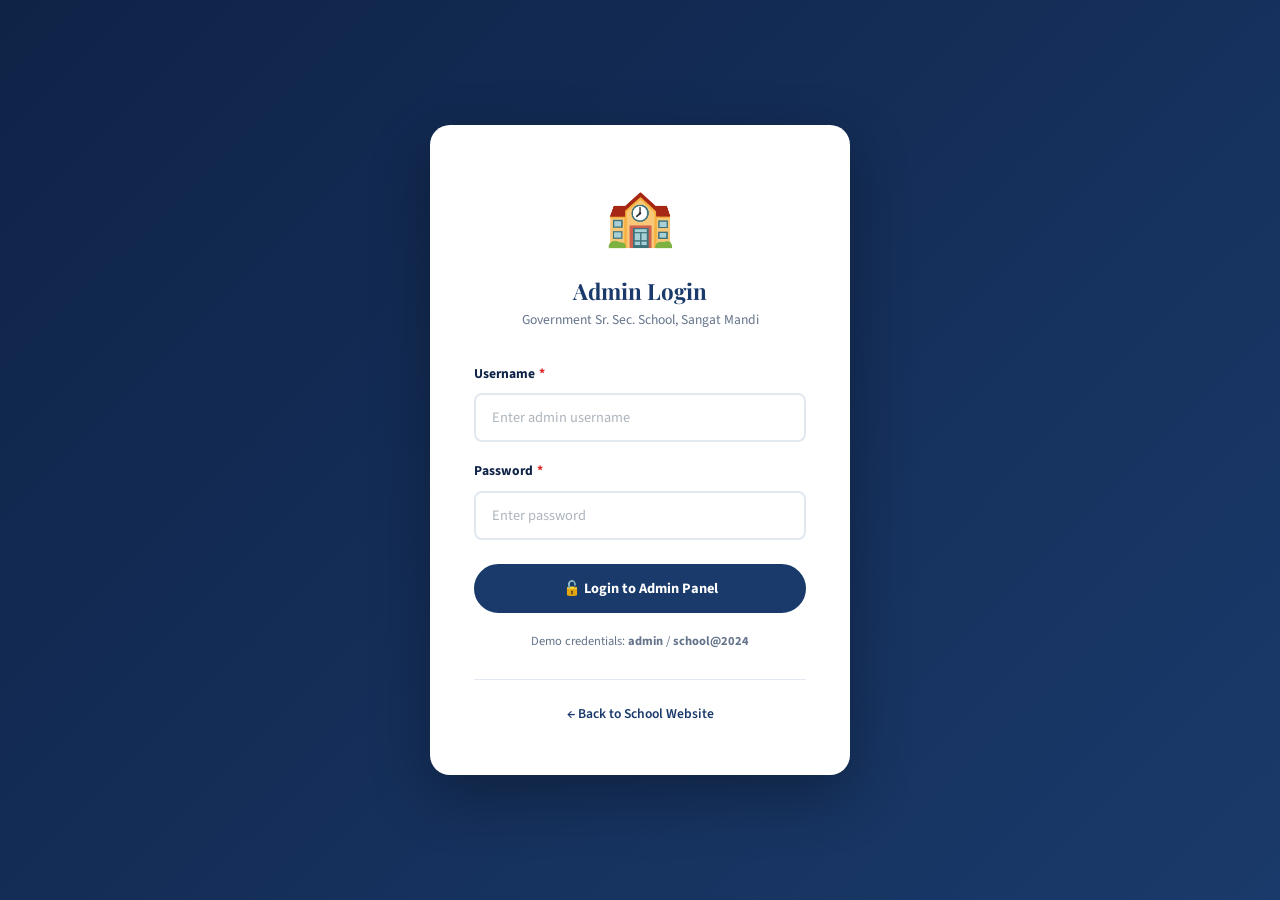
<file: admin.html>
<!DOCTYPE html>
<html lang="en">
<head>
  <meta charset="UTF-8">
  <meta name="viewport" content="width=device-width, initial-scale=1.0">
  <title>Admin Panel – Govt. Sr. Sec. School Sangat Mandi</title>
  <link rel="preconnect" href="https://fonts.googleapis.com">
  <link rel="preconnect" href="https://fonts.gstatic.com" crossorigin>
  <link href="https://fonts.googleapis.com/css2?family=Playfair+Display:wght@600;700;800&family=Source+Sans+3:wght@400;600;700&display=swap" rel="stylesheet">
  <link rel="stylesheet" href="style.css">
</head>
<body>

<!-- ===================== LOGIN SECTION ===================== -->
<div id="loginSection">
  <div class="admin-login-wrap">
    <div class="admin-login-box">
      <div class="admin-logo">
        <div class="emblem">🏫</div>
        <h2>Admin Login</h2>
        <p>Government Sr. Sec. School, Sangat Mandi</p>
      </div>
      <form id="adminLoginForm" novalidate>
        <div class="form-group" style="margin-bottom:18px;">
          <label>Username <span class="required">*</span></label>
          <input type="text" class="form-control" id="adminUser" placeholder="Enter admin username" required autocomplete="username">
        </div>
        <div class="form-group" style="margin-bottom:24px;">
          <label>Password <span class="required">*</span></label>
          <input type="password" class="form-control" id="adminPass" placeholder="Enter password" required autocomplete="current-password">
        </div>
        <button type="submit" class="btn btn-blue" style="width:100%;justify-content:center;">🔓 Login to Admin Panel</button>
        <div style="margin-top:18px;text-align:center;">
          <p style="font-size:0.78rem;color:var(--text-muted);margin:0;">Demo credentials: <strong>admin</strong> / <strong>school@2024</strong></p>
        </div>
      </form>
      <div style="margin-top:28px;border-top:1px solid var(--mid-grey);padding-top:20px;text-align:center;">
        <a href="index.html" style="color:var(--primary);font-size:0.85rem;font-weight:600;">← Back to School Website</a>
      </div>
    </div>
  </div>
</div>

<!-- ===================== DASHBOARD SECTION ===================== -->
<div id="dashboardSection" class="hidden">
  <!-- Admin Header -->
  <div style="background:var(--primary-dark);color:white;padding:0;">
    <div class="container">
      <div style="display:flex;align-items:center;justify-content:space-between;padding:16px 0;">
        <div style="display:flex;align-items:center;gap:14px;">
          <div style="width:44px;height:44px;border-radius:50%;background:var(--primary-light);display:flex;align-items:center;justify-content:center;font-size:1.3rem;">🏫</div>
          <div>
            <div style="font-weight:700;font-size:1rem;">Admin Dashboard</div>
            <div style="font-size:0.75rem;color:rgba(255,255,255,0.6);">Govt. Sr. Sec. School, Sangat Mandi</div>
          </div>
        </div>
        <div style="display:flex;align-items:center;gap:16px;">
          <span style="font-size:0.82rem;color:rgba(255,255,255,0.7);">👤 Administrator</span>
          <a href="index.html" class="btn btn-outline btn-sm">🏠 School Site</a>
          <button onclick="document.getElementById('dashboardSection').classList.add('hidden');document.getElementById('loginSection').classList.remove('hidden');" class="btn btn-sm" style="background:#dc2626;color:white;border-color:#dc2626;">🔒 Logout</button>
        </div>
      </div>
    </div>
  </div>
  <!-- Admin Nav -->
  <div style="background:var(--primary);padding:0;">
    <div class="container">
      <div style="display:flex;gap:0;flex-wrap:wrap;">
        <a href="#" style="padding:12px 20px;color:rgba(255,255,255,0.88);font-size:0.85rem;font-weight:600;border-bottom:3px solid var(--accent);">📋 Admission Requests</a>
        <a href="#" style="padding:12px 20px;color:rgba(255,255,255,0.7);font-size:0.85rem;font-weight:600;">📢 Notices</a>
        <a href="#" style="padding:12px 20px;color:rgba(255,255,255,0.7);font-size:0.85rem;font-weight:600;">👨‍🏫 Staff</a>
        <a href="#" style="padding:12px 20px;color:rgba(255,255,255,0.7);font-size:0.85rem;font-weight:600;">📊 Reports</a>
        <a href="#" style="padding:12px 20px;color:rgba(255,255,255,0.7);font-size:0.85rem;font-weight:600;">⚙️ Settings</a>
      </div>
    </div>
  </div>

  <div class="admin-dashboard">
    <div class="container">
      <!-- Welcome Bar -->
      <div style="background:linear-gradient(135deg,var(--primary),var(--primary-light));color:white;border-radius:12px;padding:24px 28px;margin-bottom:28px;display:flex;justify-content:space-between;align-items:center;flex-wrap:wrap;gap:16px;">
        <div>
          <h2 style="color:white;margin-bottom:4px;font-size:1.4rem;">Welcome, Administrator 👋</h2>
          <p style="color:rgba(255,255,255,0.8);margin:0;font-size:0.88rem;">Govt. Sr. Sec. School, Sangat Mandi | Academic Year 2025–26</p>
        </div>
        <div style="font-size:0.82rem;color:rgba(255,255,255,0.7);" id="adminDateTime"></div>
      </div>

      <!-- STATS -->
      <div class="dashboard-grid">
        <div class="dash-stat">
          <div class="dash-icon">📋</div>
          <div class="dash-info"><div class="num">12</div><div class="lbl">Total Admission Requests</div></div>
        </div>
        <div class="dash-stat green">
          <div class="dash-icon">✅</div>
          <div class="dash-info"><div class="num">4</div><div class="lbl">Approved Admissions</div></div>
        </div>
        <div class="dash-stat amber">
          <div class="dash-icon">🔄</div>
          <div class="dash-info"><div class="num">6</div><div class="lbl">Under Review</div></div>
        </div>
        <div class="dash-stat red">
          <div class="dash-icon">⏳</div>
          <div class="dash-info"><div class="num">2</div><div class="lbl">Pending Action</div></div>
        </div>
      </div>

      <!-- ADMISSION REQUESTS TABLE -->
      <div class="admin-table-wrap">
        <div class="admin-table-header">
          <h3 style="color:white;font-size:1rem;margin:0;">📋 Admission Requests – 2025-26</h3>
          <div style="display:flex;gap:10px;">
            <button class="btn btn-sm" style="background:var(--accent);color:var(--primary-dark);border-color:var(--accent);">📥 Export CSV</button>
            <button class="btn btn-sm btn-outline" style="border-color:rgba(255,255,255,0.4);">🖨️ Print</button>
          </div>
        </div>
        <div style="padding:14px 18px;display:flex;gap:12px;border-bottom:1px solid var(--mid-grey);flex-wrap:wrap;">
          <input type="text" placeholder="🔍 Search by name..." class="form-control" style="max-width:220px;padding:8px 14px;font-size:0.85rem;" oninput="filterTable(this.value)">
          <select class="form-control" style="max-width:160px;padding:8px 12px;font-size:0.85rem;">
            <option>All Classes</option>
            <option>Class 6</option><option>Class 7</option><option>Class 8</option>
            <option>Class 9</option><option>Class 10</option><option>Class 11</option><option>Class 12</option>
          </select>
          <select class="form-control" style="max-width:160px;padding:8px 12px;font-size:0.85rem;">
            <option>All Status</option>
            <option>New</option><option>Under Review</option><option>Approved</option>
          </select>
        </div>
        <div style="overflow-x:auto;">
          <table class="admin-table" id="admissionTable">
            <thead>
              <tr>
                <th>#</th>
                <th>Student Name</th>
                <th>Father's Name</th>
                <th>Class Applied</th>
                <th>Mobile</th>
                <th>Date</th>
                <th>Status</th>
                <th>Action</th>
              </tr>
            </thead>
            <tbody>
              <tr>
                <td>001</td>
                <td><strong>Gurpreet Kaur</strong></td>
                <td>Harjinder Singh</td>
                <td>Class 9</td>
                <td>98XXXXXXXX</td>
                <td>02 Apr 2025</td>
                <td><span class="status-badge status-new">New</span></td>
                <td><button class="btn btn-sm btn-blue" style="padding:5px 14px;border-radius:6px;font-size:0.75rem;">View</button></td>
              </tr>
              <tr>
                <td>002</td>
                <td><strong>Manpreet Singh</strong></td>
                <td>Sukhwinder Singh</td>
                <td>Class 11 – Science</td>
                <td>97XXXXXXXX</td>
                <td>02 Apr 2025</td>
                <td><span class="status-badge status-review">Under Review</span></td>
                <td><button class="btn btn-sm btn-blue" style="padding:5px 14px;border-radius:6px;font-size:0.75rem;">View</button></td>
              </tr>
              <tr>
                <td>003</td>
                <td><strong>Simranjot Kaur</strong></td>
                <td>Balwinder Singh</td>
                <td>Class 6</td>
                <td>99XXXXXXXX</td>
                <td>01 Apr 2025</td>
                <td><span class="status-badge status-approved">Approved</span></td>
                <td><button class="btn btn-sm btn-blue" style="padding:5px 14px;border-radius:6px;font-size:0.75rem;">View</button></td>
              </tr>
              <tr>
                <td>004</td>
                <td><strong>Amandeep Singh</strong></td>
                <td>Gurmail Singh</td>
                <td>Class 10</td>
                <td>94XXXXXXXX</td>
                <td>31 Mar 2025</td>
                <td><span class="status-badge status-review">Under Review</span></td>
                <td><button class="btn btn-sm btn-blue" style="padding:5px 14px;border-radius:6px;font-size:0.75rem;">View</button></td>
              </tr>
              <tr>
                <td>005</td>
                <td><strong>Navneet Kaur</strong></td>
                <td>Surjit Singh</td>
                <td>Class 8</td>
                <td>93XXXXXXXX</td>
                <td>30 Mar 2025</td>
                <td><span class="status-badge status-approved">Approved</span></td>
                <td><button class="btn btn-sm btn-blue" style="padding:5px 14px;border-radius:6px;font-size:0.75rem;">View</button></td>
              </tr>
              <tr>
                <td>006</td>
                <td><strong>Rajwinder Singh</strong></td>
                <td>Jaswant Singh</td>
                <td>Class 12 – Arts</td>
                <td>95XXXXXXXX</td>
                <td>30 Mar 2025</td>
                <td><span class="status-badge status-new">New</span></td>
                <td><button class="btn btn-sm btn-blue" style="padding:5px 14px;border-radius:6px;font-size:0.75rem;">View</button></td>
              </tr>
              <tr>
                <td>007</td>
                <td><strong>Harleen Kaur</strong></td>
                <td>Paramjit Singh</td>
                <td>Class 7</td>
                <td>96XXXXXXXX</td>
                <td>29 Mar 2025</td>
                <td><span class="status-badge status-approved">Approved</span></td>
                <td><button class="btn btn-sm btn-blue" style="padding:5px 14px;border-radius:6px;font-size:0.75rem;">View</button></td>
              </tr>
              <tr>
                <td>008</td>
                <td><strong>Kulwant Singh</strong></td>
                <td>Makhan Singh</td>
                <td>Class 11 – Commerce</td>
                <td>92XXXXXXXX</td>
                <td>28 Mar 2025</td>
                <td><span class="status-badge status-review">Under Review</span></td>
                <td><button class="btn btn-sm btn-blue" style="padding:5px 14px;border-radius:6px;font-size:0.75rem;">View</button></td>
              </tr>
            </tbody>
          </table>
        </div>
        <div style="padding:14px 18px;display:flex;justify-content:space-between;align-items:center;font-size:0.82rem;color:var(--text-muted);border-top:1px solid var(--mid-grey);flex-wrap:wrap;gap:8px;">
          <span>Showing 8 of 12 records</span>
          <div style="display:flex;gap:6px;">
            <button class="btn btn-sm" style="padding:6px 14px;background:var(--mid-grey);color:var(--text-dark);border:none;">← Previous</button>
            <button class="btn btn-sm btn-blue" style="padding:6px 14px;">Next →</button>
          </div>
        </div>
      </div>

      <!-- QUICK ACTIONS & NOTICE BOARD -->
      <div style="display:grid;grid-template-columns:1fr 1fr;gap:24px;margin-top:28px;">
        <div style="background:white;border-radius:12px;box-shadow:var(--shadow);overflow:hidden;">
          <div style="background:linear-gradient(135deg,#15803d,#22c55e);color:white;padding:18px 24px;"><h3 style="color:white;font-size:0.95rem;margin:0;">📢 Post New Notice</h3></div>
          <div style="padding:24px;">
            <div class="form-group" style="margin-bottom:14px;">
              <label style="font-size:0.82rem;font-weight:700;color:var(--primary-dark);margin-bottom:6px;display:block;">Notice Title</label>
              <input type="text" class="form-control" placeholder="Enter notice title...">
            </div>
            <div class="form-group" style="margin-bottom:14px;">
              <label style="font-size:0.82rem;font-weight:700;color:var(--primary-dark);margin-bottom:6px;display:block;">Notice Content</label>
              <textarea class="form-control" rows="3" placeholder="Enter notice content..."></textarea>
            </div>
            <div style="display:grid;grid-template-columns:1fr 1fr;gap:10px;margin-bottom:14px;">
              <div class="form-group">
                <label style="font-size:0.82rem;font-weight:700;color:var(--primary-dark);margin-bottom:6px;display:block;">Category</label>
                <select class="form-control"><option>General</option><option>Admission</option><option>Exam</option><option>Holiday</option></select>
              </div>
              <div class="form-group">
                <label style="font-size:0.82rem;font-weight:700;color:var(--primary-dark);margin-bottom:6px;display:block;">Date</label>
                <input type="date" class="form-control">
              </div>
            </div>
            <button class="btn btn-blue" style="width:100%;justify-content:center;" onclick="showToast('Notice posted successfully!','success')">📢 Post Notice</button>
          </div>
        </div>
        <div style="background:white;border-radius:12px;box-shadow:var(--shadow);overflow:hidden;">
          <div style="background:linear-gradient(135deg,var(--primary),var(--primary-light));color:white;padding:18px 24px;"><h3 style="color:white;font-size:0.95rem;margin:0;">⚡ Quick Actions</h3></div>
          <div style="padding:24px;display:flex;flex-direction:column;gap:12px;">
            <button class="btn" style="background:var(--light-grey);color:var(--primary-dark);border:1px solid var(--mid-grey);justify-content:flex-start;gap:12px;width:100%;" onclick="showToast('Feature coming soon','success')">📧 Send Bulk Email to Parents</button>
            <button class="btn" style="background:var(--light-grey);color:var(--primary-dark);border:1px solid var(--mid-grey);justify-content:flex-start;gap:12px;width:100%;" onclick="showToast('Feature coming soon','success')">📊 Generate Admission Report</button>
            <button class="btn" style="background:var(--light-grey);color:var(--primary-dark);border:1px solid var(--mid-grey);justify-content:flex-start;gap:12px;width:100%;" onclick="showToast('Feature coming soon','success')">📋 Export Student List</button>
            <button class="btn" style="background:var(--light-grey);color:var(--primary-dark);border:1px solid var(--mid-grey);justify-content:flex-start;gap:12px;width:100%;" onclick="showToast('Feature coming soon','success')">👨‍🏫 Manage Staff Records</button>
            <button class="btn" style="background:var(--light-grey);color:var(--primary-dark);border:1px solid var(--mid-grey);justify-content:flex-start;gap:12px;width:100%;" onclick="showToast('Feature coming soon','success')">🗓️ Update School Calendar</button>
            <button class="btn" style="background:#fef2f2;color:#dc2626;border:1px solid #fecaca;justify-content:flex-start;gap:12px;width:100%;" onclick="document.getElementById('dashboardSection').classList.add('hidden');document.getElementById('loginSection').classList.remove('hidden');">🔒 Logout from Admin</button>
          </div>
        </div>
      </div>

    </div>
  </div>

  <!-- Admin Footer -->
  <div style="background:var(--primary-dark);color:rgba(255,255,255,0.5);padding:16px 0;font-size:0.78rem;text-align:center;">
    <div class="container">
      © 2025 Govt. Sr. Sec. School, Sangat Mandi – Admin Panel | For technical support contact: gssssangatbti@gmail.com
    </div>
  </div>
</div>

<script src="script.js"></script>
<script>
  // Admin date/time display
  function updateTime() {
    const el = document.getElementById('adminDateTime');
    if (el) {
      const now = new Date();
      el.innerHTML = '📅 ' + now.toLocaleDateString('en-IN', { weekday:'long', year:'numeric', month:'long', day:'numeric' }) + '<br>🕐 ' + now.toLocaleTimeString('en-IN');
    }
  }
  updateTime();
  setInterval(updateTime, 1000);

  // Table filter
  function filterTable(val) {
    const rows = document.querySelectorAll('#admissionTable tbody tr');
    rows.forEach(row => {
      const text = row.textContent.toLowerCase();
      row.style.display = text.includes(val.toLowerCase()) ? '' : 'none';
    });
  }

  function showToast(msg, type) {
    const existing = document.getElementById('toastNotif');
    if (existing) existing.remove();
    const toast = document.createElement('div');
    toast.id = 'toastNotif';
    toast.style.cssText = `position:fixed;bottom:24px;right:24px;z-index:9999;background:${type==='success'?'#16a34a':'#dc2626'};color:white;padding:14px 24px;border-radius:10px;font-size:0.9rem;font-weight:600;box-shadow:0 8px 24px rgba(0,0,0,0.2);max-width:320px;`;
    toast.textContent = (type==='success'?'✓ ':'✗ ') + msg;
    document.body.appendChild(toast);
    setTimeout(()=>{toast.style.opacity='0';toast.style.transition='opacity 0.3s';setTimeout(()=>toast.remove(),300);},3000);
  }
</script>
</body>
</html>
</file>
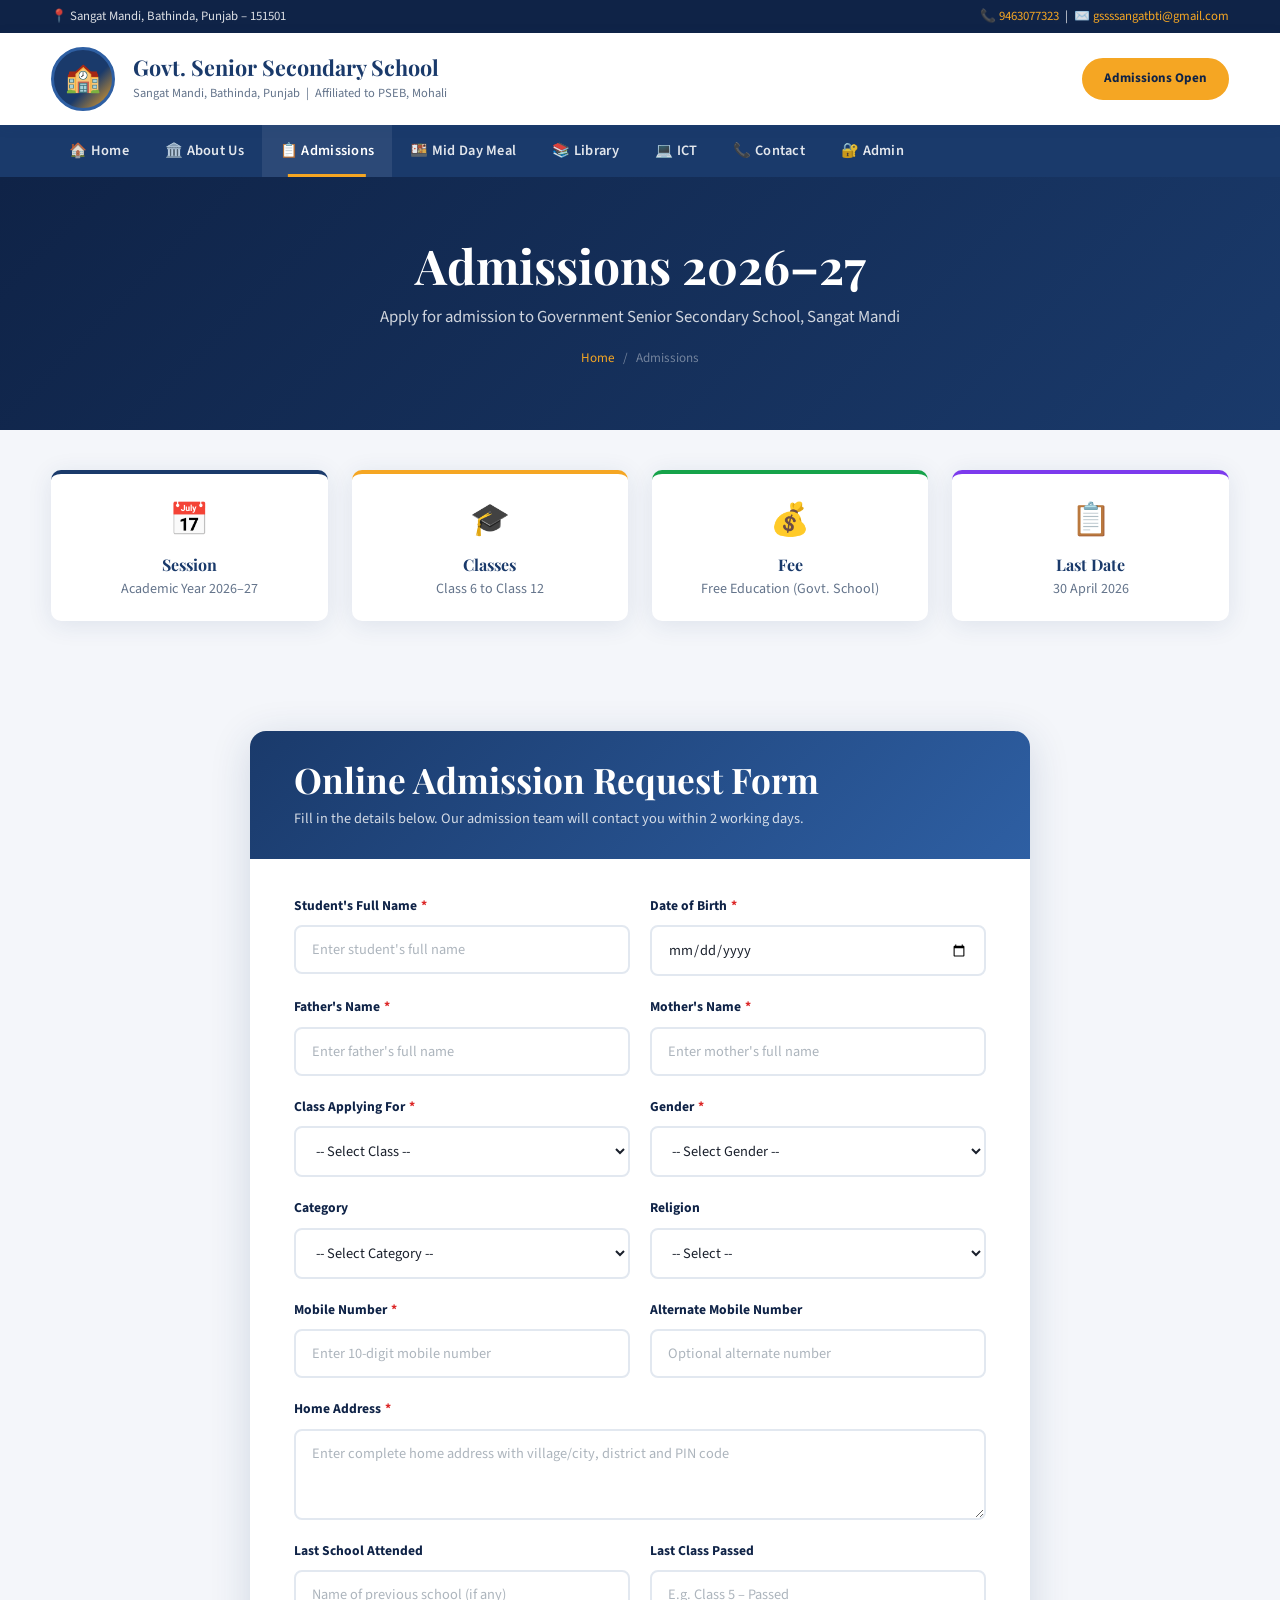
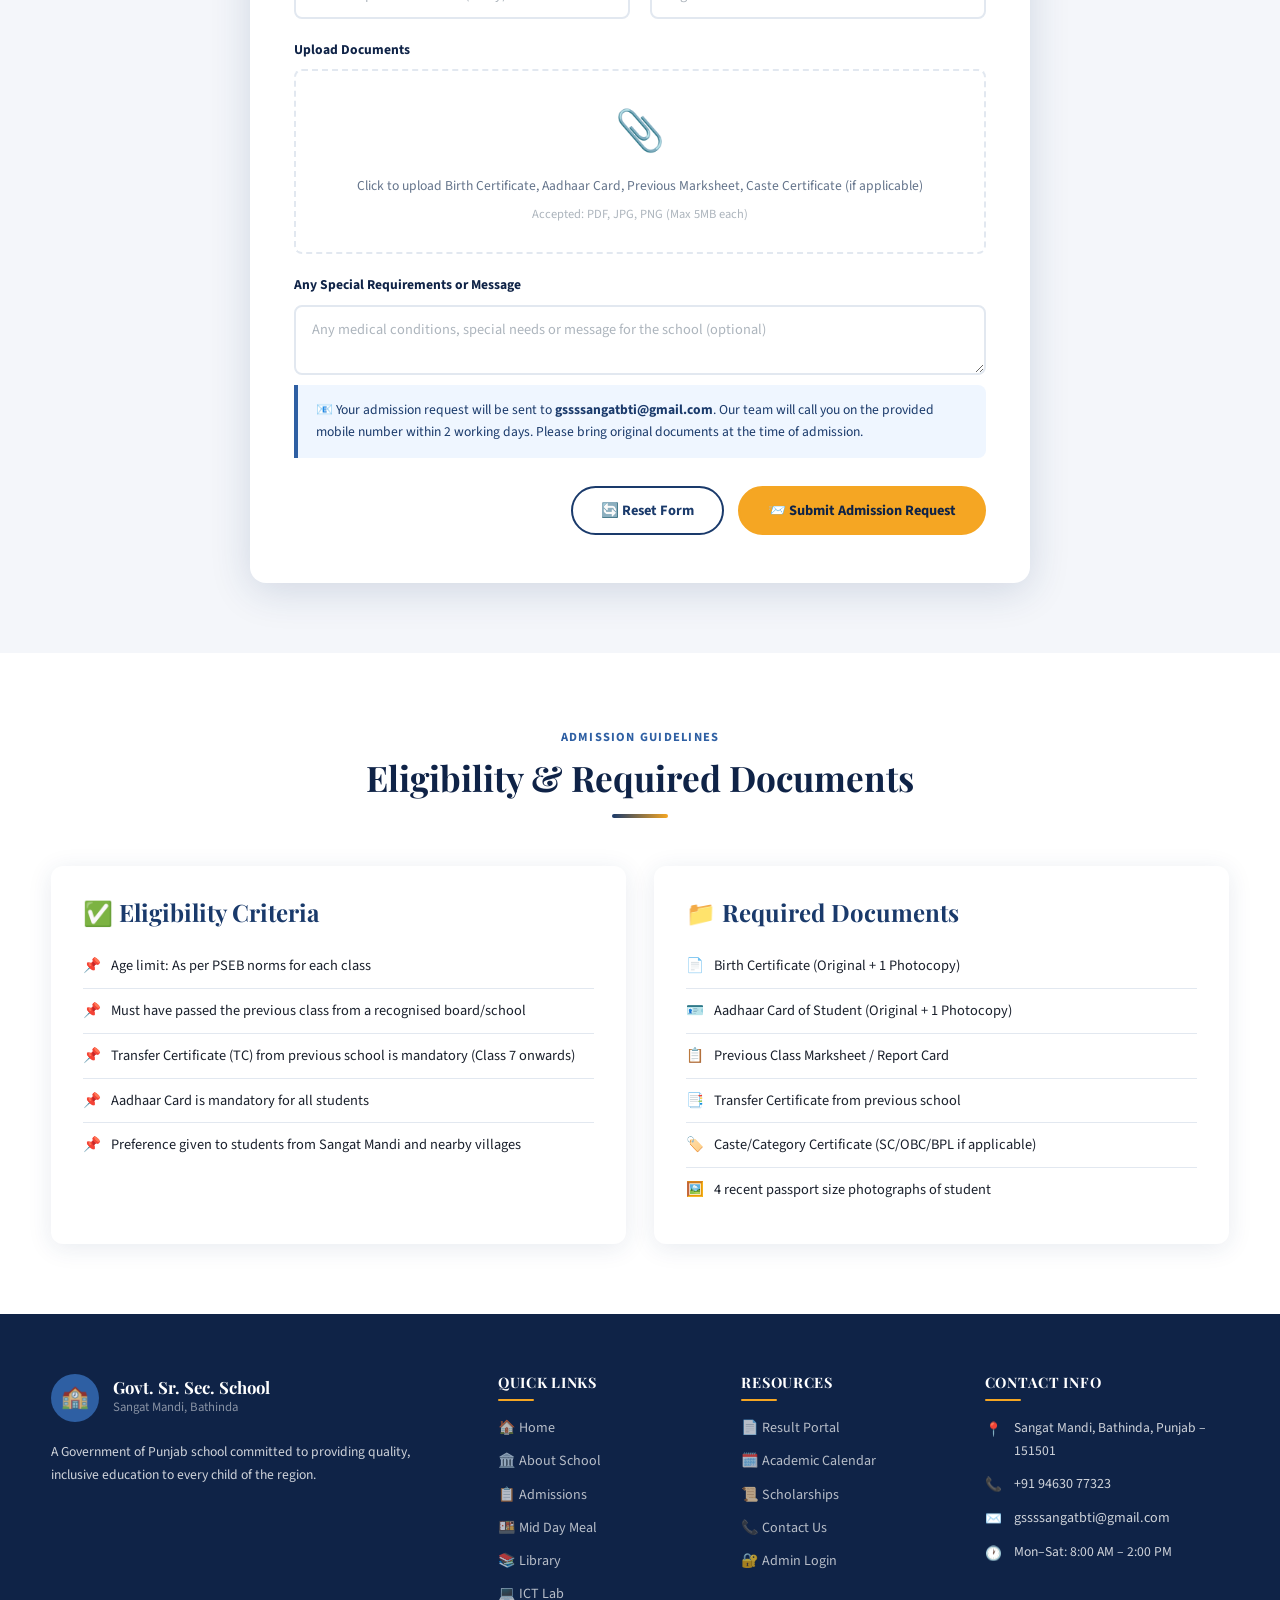
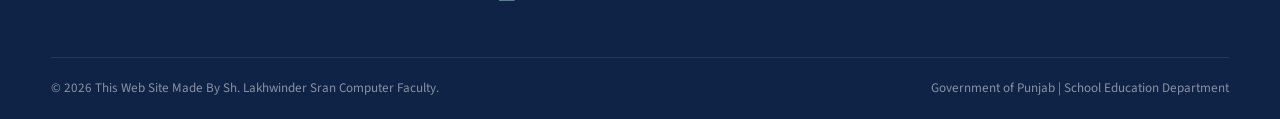
<file: admission.html>
<!DOCTYPE html>
<html lang="en">
<head>
  <meta charset="UTF-8">
  <meta name="viewport" content="width=device-width, initial-scale=1.0">
  <title>Admissions – Govt. Sr. Sec. School Sangat Mandi</title>
  <link rel="preconnect" href="https://fonts.googleapis.com">
  <link rel="preconnect" href="https://fonts.gstatic.com" crossorigin>
  <link href="https://fonts.googleapis.com/css2?family=Playfair+Display:wght@600;700;800&family=Source+Sans+3:wght@400;600;700&display=swap" rel="stylesheet">
  <link rel="stylesheet" href="style.css">
</head>
<body>

<div class="top-bar">
  <div class="container">
    <span>📍 Sangat Mandi, Bathinda, Punjab – 151501</span>
    <span>📞 <a href="tel:9463077323">9463077323</a> &nbsp;|&nbsp; ✉️ <a href="mailto:gssssangatbti@gmail.com">gssssangatbti@gmail.com</a></span>
  </div>
</div>
<header>
  <div class="container">
    <div class="header-inner">
      <div class="logo-emblem">🏫</div>
      <div class="school-name">
        <h1>Govt. Senior Secondary School</h1>
        <p>Sangat Mandi, Bathinda, Punjab &nbsp;|&nbsp; Affiliated to PSEB, Mohali</p>
      </div>
      <div class="header-right">
        <a href="admission.html" class="btn btn-primary btn-sm">Admissions Open</a>
        <button class="hamburger" id="hamburger"><span></span><span></span><span></span></button>
      </div>
    </div>
  </div>
</header>
<nav id="mainNav">
  <div class="container">
    <ul class="nav-list">
      <li><a href="index.html">🏠 Home</a></li>
      <li><a href="about.html">🏛️ About Us</a></li>
      <li><a href="admission.html">📋 Admissions</a></li>
      <li><a href="middaymeal.html">🍱 Mid Day Meal</a></li>
      <li><a href="library.html">📚 Library</a></li>
      <li><a href="ict.html">💻 ICT</a></li>
      <li><a href="contact.html">📞 Contact</a></li>
      <li><a href="admin.html">🔐 Admin</a></li>
    </ul>
  </div>
</nav>

<div class="page-hero">
  <div class="container">
    <h1>Admissions 2026–27</h1>
    <p>Apply for admission to Government Senior Secondary School, Sangat Mandi</p>
    <div class="breadcrumb"><a href="index.html">Home</a><span>/</span><span>Admissions</span></div>
  </div>
</div>

<!-- INFO STRIP -->
<section style="padding:40px 0;background:var(--light-grey);">
  <div class="container">
    <div class="grid-4">
      <div style="background:white;border-radius:10px;padding:20px;text-align:center;box-shadow:var(--shadow);border-top:4px solid var(--primary);">
        <div style="font-size:2rem;margin-bottom:8px;">📅</div>
        <h4 style="color:var(--primary);margin-bottom:4px;">Session</h4>
        <p style="font-size:0.88rem;color:var(--text-muted);margin:0;">Academic Year 2026–27</p>
      </div>
      <div style="background:white;border-radius:10px;padding:20px;text-align:center;box-shadow:var(--shadow);border-top:4px solid var(--accent);">
        <div style="font-size:2rem;margin-bottom:8px;">🎓</div>
        <h4 style="color:var(--primary);margin-bottom:4px;">Classes</h4>
        <p style="font-size:0.88rem;color:var(--text-muted);margin:0;">Class 6 to Class 12</p>
      </div>
      <div style="background:white;border-radius:10px;padding:20px;text-align:center;box-shadow:var(--shadow);border-top:4px solid #16a34a;">
        <div style="font-size:2rem;margin-bottom:8px;">💰</div>
        <h4 style="color:var(--primary);margin-bottom:4px;">Fee</h4>
        <p style="font-size:0.88rem;color:var(--text-muted);margin:0;">Free Education (Govt. School)</p>
      </div>
      <div style="background:white;border-radius:10px;padding:20px;text-align:center;box-shadow:var(--shadow);border-top:4px solid #7c3aed;">
        <div style="font-size:2rem;margin-bottom:8px;">📋</div>
        <h4 style="color:var(--primary);margin-bottom:4px;">Last Date</h4>
        <p style="font-size:0.88rem;color:var(--text-muted);margin:0;">30 April 2026</p>
      </div>
    </div>
  </div>
</section>

<!-- ADMISSION FORM -->
<section class="form-section">
  <div class="container">
    <div class="form-container">
      <div class="form-title">
        <h2>Online Admission Request Form</h2>
        <p>Fill in the details below. Our admission team will contact you within 2 working days.</p>
      </div>

      <form id="admissionForm" novalidate>
        <div class="form-grid">
          <div class="form-group">
            <label>Student's Full Name <span class="required">*</span></label>
            <input type="text" class="form-control" placeholder="Enter student's full name" required>
          </div>
          <div class="form-group">
            <label>Date of Birth <span class="required">*</span></label>
            <input type="date" class="form-control" required>
          </div>
          <div class="form-group">
            <label>Father's Name <span class="required">*</span></label>
            <input type="text" class="form-control" placeholder="Enter father's full name" required>
          </div>
          <div class="form-group">
            <label>Mother's Name <span class="required">*</span></label>
            <input type="text" class="form-control" placeholder="Enter mother's full name" required>
          </div>
          <div class="form-group">
            <label>Class Applying For <span class="required">*</span></label>
            <select class="form-control" required>
              <option value="">-- Select Class --</option>
              <option>Class 6</option>
              <option>Class 7</option>
              <option>Class 8</option>
              <option>Class 9</option>
              <option>Class 10</option>
              
              <option>Class 11 – Arts</option>
              
              <option>Class 12 – Arts</option>
            </select>
          </div>
          <div class="form-group">
            <label>Gender <span class="required">*</span></label>
            <select class="form-control" required>
              <option value="">-- Select Gender --</option>
              <option>Male</option>
              <option>Female</option>
              <option>Other</option>
            </select>
          </div>
          <div class="form-group">
            <label>Category</label>
            <select class="form-control">
              <option value="">-- Select Category --</option>
              <option>General</option>
              <option>SC/ST</option>
              <option>OBC</option>
              <option>Minority</option>
              <option>BPL</option>
            </select>
          </div>
          <div class="form-group">
            <label>Religion</label>
            <select class="form-control">
              <option value="">-- Select --</option>
              <option>Sikh</option>
              <option>Hindu</option>
              <option>Muslim</option>
              <option>Christian</option>
              <option>Other</option>
            </select>
          </div>
          <div class="form-group">
            <label>Mobile Number <span class="required">*</span></label>
            <input type="tel" class="form-control" placeholder="Enter 10-digit mobile number" maxlength="10" required>
          </div>
          <div class="form-group">
            <label>Alternate Mobile Number</label>
            <input type="tel" class="form-control" placeholder="Optional alternate number" maxlength="10">
          </div>
          <div class="form-group full-width">
            <label>Home Address <span class="required">*</span></label>
            <textarea class="form-control" rows="3" placeholder="Enter complete home address with village/city, district and PIN code" required></textarea>
          </div>
          <div class="form-group">
            <label>Last School Attended</label>
            <input type="text" class="form-control" placeholder="Name of previous school (if any)">
          </div>
          <div class="form-group">
            <label>Last Class Passed</label>
            <input type="text" class="form-control" placeholder="E.g. Class 5 – Passed">
          </div>
          <div class="form-group full-width">
            <label>Upload Documents</label>
            <div class="upload-box" onclick="document.getElementById('docUpload').click()">
              <div class="upload-icon">📎</div>
              <p>Click to upload Birth Certificate, Aadhaar Card, Previous Marksheet, Caste Certificate (if applicable)</p>
              <p style="font-size:0.78rem;margin-top:6px;color:#adb5bd;">Accepted: PDF, JPG, PNG (Max 5MB each)</p>
              <input type="file" id="docUpload" multiple accept=".pdf,.jpg,.png,.jpeg">
            </div>
          </div>
          <div class="form-group full-width">
            <label>Any Special Requirements or Message</label>
            <textarea class="form-control" rows="2" placeholder="Any medical conditions, special needs or message for the school (optional)"></textarea>
          </div>
        </div>

        <div class="form-note">
          📧 Your admission request will be sent to <strong>gssssangatbti@gmail.com</strong>. Our team will call you on the provided mobile number within 2 working days. Please bring original documents at the time of admission.
        </div>

        <div class="form-actions">
          <button type="reset" class="btn btn-outline" style="color:var(--primary);border-color:var(--primary);">🔄 Reset Form</button>
          <button type="submit" class="btn btn-primary">📨 Submit Admission Request</button>
        </div>
      </form>

      <div class="success-msg" id="successMsg">
        <div class="success-icon">✅</div>
        <h3>Admission Request Submitted!</h3>
        <p>Your admission request has been successfully submitted to <strong>gssssangatbti@gmail.com</strong>.<br>
        Our admission team will contact you within <strong>2 working days</strong>.<br>
        Please keep your mobile phone accessible.</p>
        <a href="index.html" class="btn btn-blue" style="margin-top:16px;">← Back to Home</a>
      </div>
    </div>
  </div>
</section>

<!-- ELIGIBILITY -->
<section>
  <div class="container">
    <div class="section-header">
      <span class="section-tag">Admission Guidelines</span>
      <h2>Eligibility & Required Documents</h2>
      <div class="divider"></div>
    </div>
    <div class="grid-2">
      <div style="background:var(--white);border-radius:12px;padding:32px;box-shadow:var(--shadow);">
        <h3 style="color:var(--primary);margin-bottom:18px;">✅ Eligibility Criteria</h3>
        <ul style="list-style:none;">
          <li style="padding:10px 0;border-bottom:1px solid var(--mid-grey);display:flex;gap:10px;align-items:flex-start;font-size:0.9rem;"><span>📌</span><span>Age limit: As per PSEB norms for each class</span></li>
          <li style="padding:10px 0;border-bottom:1px solid var(--mid-grey);display:flex;gap:10px;align-items:flex-start;font-size:0.9rem;"><span>📌</span><span>Must have passed the previous class from a recognised board/school</span></li>
          <li style="padding:10px 0;border-bottom:1px solid var(--mid-grey);display:flex;gap:10px;align-items:flex-start;font-size:0.9rem;"><span>📌</span><span>Transfer Certificate (TC) from previous school is mandatory (Class 7 onwards)</span></li>
          <li style="padding:10px 0;border-bottom:1px solid var(--mid-grey);display:flex;gap:10px;align-items:flex-start;font-size:0.9rem;"><span>📌</span><span>Aadhaar Card is mandatory for all students</span></li>
          <li style="padding:10px 0;display:flex;gap:10px;align-items:flex-start;font-size:0.9rem;"><span>📌</span><span>Preference given to students from Sangat Mandi and nearby villages</span></li>
        </ul>
      </div>
      <div style="background:var(--white);border-radius:12px;padding:32px;box-shadow:var(--shadow);">
        <h3 style="color:var(--primary);margin-bottom:18px;">📁 Required Documents</h3>
        <ul style="list-style:none;">
          <li style="padding:10px 0;border-bottom:1px solid var(--mid-grey);display:flex;gap:10px;align-items:flex-start;font-size:0.9rem;"><span>📄</span><span>Birth Certificate (Original + 1 Photocopy)</span></li>
          <li style="padding:10px 0;border-bottom:1px solid var(--mid-grey);display:flex;gap:10px;align-items:flex-start;font-size:0.9rem;"><span>🪪</span><span>Aadhaar Card of Student (Original + 1 Photocopy)</span></li>
          <li style="padding:10px 0;border-bottom:1px solid var(--mid-grey);display:flex;gap:10px;align-items:flex-start;font-size:0.9rem;"><span>📋</span><span>Previous Class Marksheet / Report Card</span></li>
          <li style="padding:10px 0;border-bottom:1px solid var(--mid-grey);display:flex;gap:10px;align-items:flex-start;font-size:0.9rem;"><span>📑</span><span>Transfer Certificate from previous school</span></li>
          <li style="padding:10px 0;border-bottom:1px solid var(--mid-grey);display:flex;gap:10px;align-items:flex-start;font-size:0.9rem;"><span>🏷️</span><span>Caste/Category Certificate (SC/OBC/BPL if applicable)</span></li>
          <li style="padding:10px 0;display:flex;gap:10px;align-items:flex-start;font-size:0.9rem;"><span>🖼️</span><span>4 recent passport size photographs of student</span></li>
        </ul>
      </div>
    </div>
  </div>
</section>

<footer>
  <div class="container">
    <div class="footer-main">
      <div class="footer-brand"><div class="logo-row"><div class="emblem">🏫</div><div><h3>Govt. Sr. Sec. School</h3><p style="font-size:0.8rem;color:rgba(255,255,255,0.5);margin:0;">Sangat Mandi, Bathinda</p></div></div><p>A Government of Punjab school committed to providing quality, inclusive education to every child of the region.</p></div>
      <div class="footer-col"><h4>Quick Links</h4><ul><li><a href="index.html">🏠 Home</a></li><li><a href="about.html">🏛️ About School</a></li><li><a href="admission.html">📋 Admissions</a></li><li><a href="middaymeal.html">🍱 Mid Day Meal</a></li><li><a href="library.html">📚 Library</a></li><li><a href="ict.html">💻 ICT Lab</a></li></ul></div>
      <div class="footer-col"><h4>Resources</h4><ul><li><a href="#">📄 Result Portal</a></li><li><a href="#">🗓️ Academic Calendar</a></li><li><a href="#">📜 Scholarships</a></li><li><a href="contact.html">📞 Contact Us</a></li><li><a href="admin.html">🔐 Admin Login</a></li></ul></div>
      <div class="footer-col"><h4>Contact Info</h4><ul class="footer-contact"><li><span class="fc-icon">📍</span><span>Sangat Mandi, Bathinda, Punjab – 151501</span></li><li><span class="fc-icon">📞</span><a href="tel:9463077323" style="color:rgba(255,255,255,0.8);">+91 94630 77323</a></li><li><span class="fc-icon">✉️</span><a href="mailto:gssssangatbti@gmail.com" style="color:rgba(255,255,255,0.8);">gssssangatbti@gmail.com</a></li><li><span class="fc-icon">🕐</span><span>Mon–Sat: 8:00 AM – 2:00 PM</span></li></ul></div>
    </div>
    <div class="footer-bottom"><span>© 2026 This Web Site Made By Sh. Lakhwinder Sran Computer Faculty. </span><span>Government of Punjab | School Education Department</span></div>
  </div>
</footer>
<script src="script.js"></script>
</body>
</html>
</file>
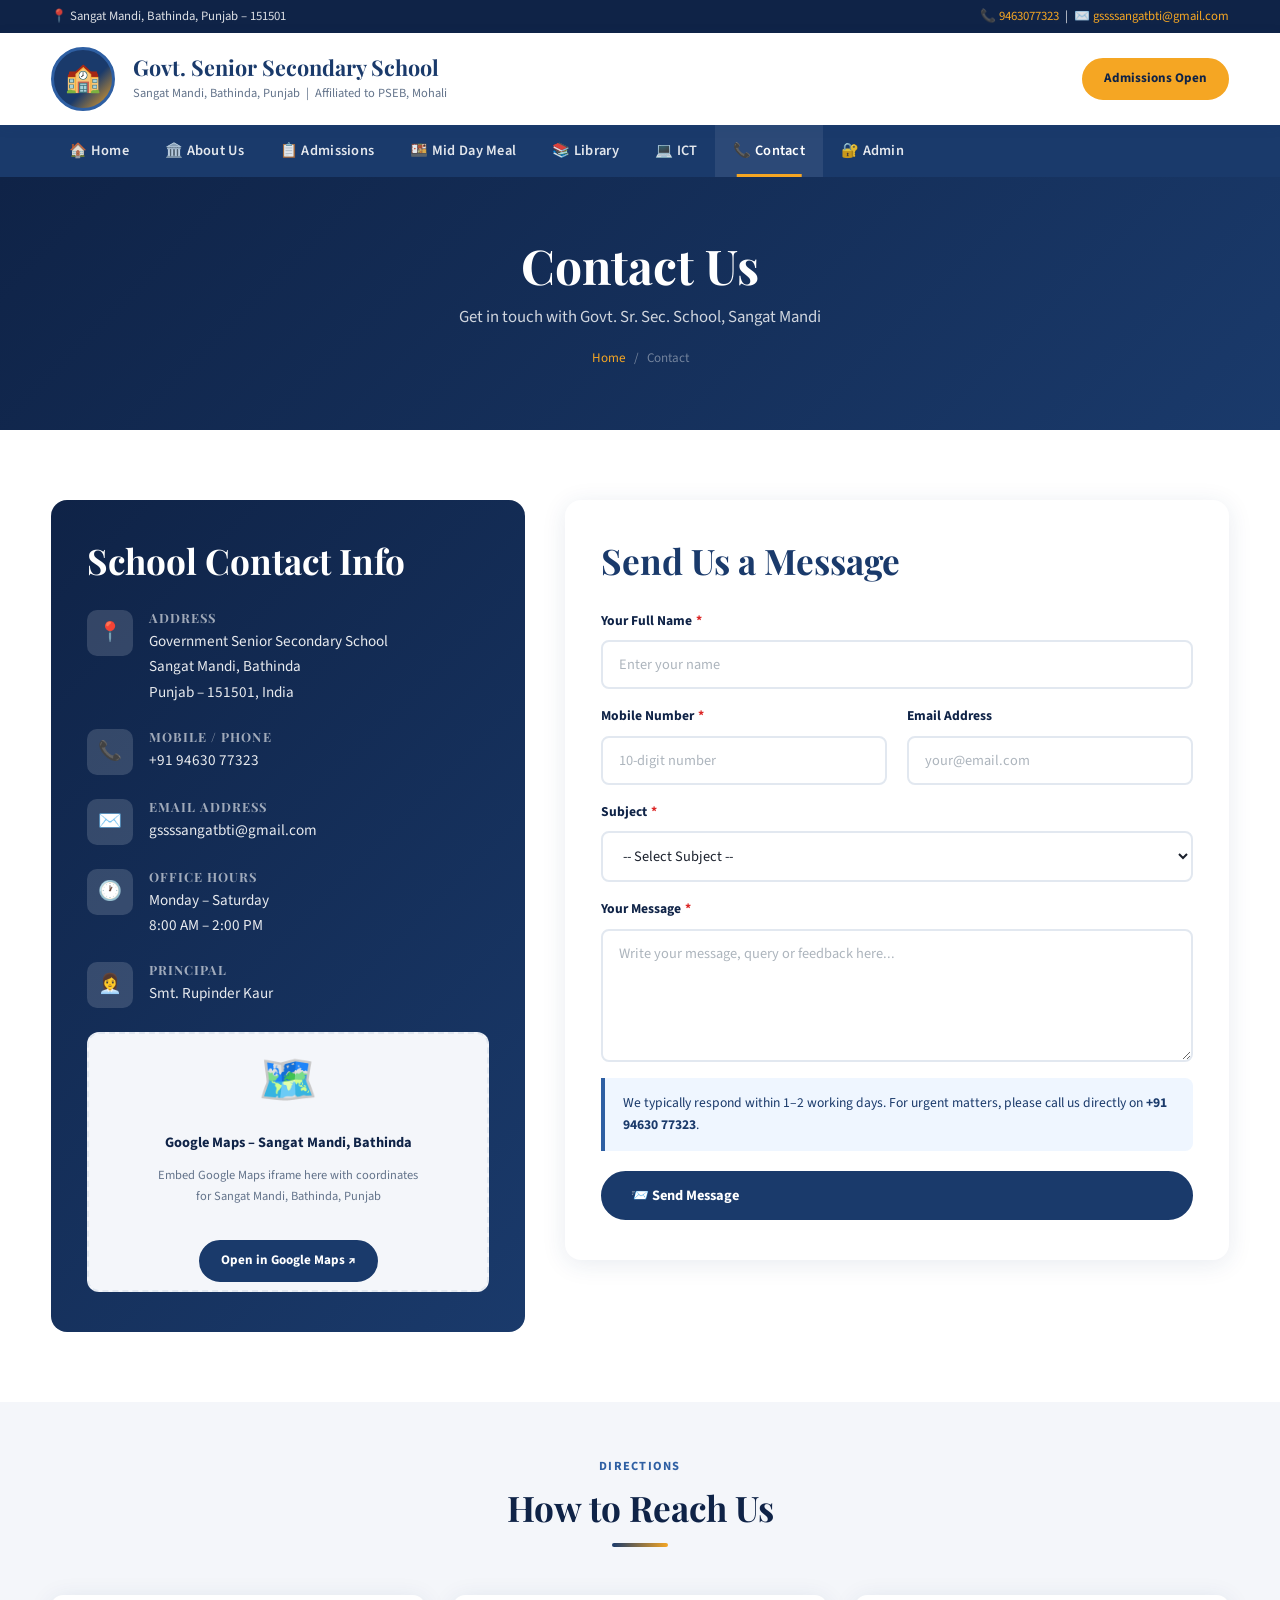
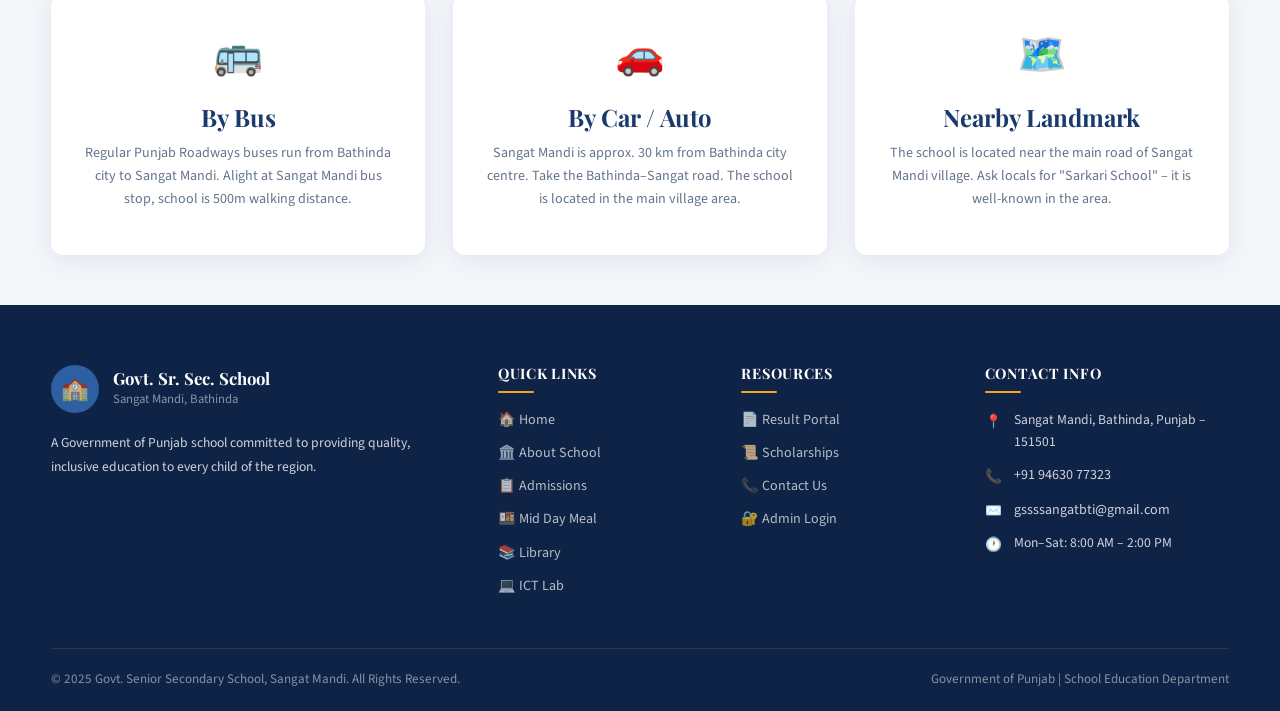
<file: contact.html>
<!DOCTYPE html>
<html lang="en">
<head>
  <meta charset="UTF-8">
  <meta name="viewport" content="width=device-width, initial-scale=1.0">
  <title>Contact Us – Govt. Sr. Sec. School Sangat Mandi</title>
  <link rel="preconnect" href="https://fonts.googleapis.com">
  <link rel="preconnect" href="https://fonts.gstatic.com" crossorigin>
  <link href="https://fonts.googleapis.com/css2?family=Playfair+Display:wght@600;700;800&family=Source+Sans+3:wght@400;600;700&display=swap" rel="stylesheet">
  <link rel="stylesheet" href="style.css">
</head>
<body>
<div class="top-bar"><div class="container"><span>📍 Sangat Mandi, Bathinda, Punjab – 151501</span><span>📞 <a href="tel:9463077323">9463077323</a> &nbsp;|&nbsp; ✉️ <a href="mailto:gssssangatbti@gmail.com">gssssangatbti@gmail.com</a></span></div></div>
<header><div class="container"><div class="header-inner"><div class="logo-emblem">🏫</div><div class="school-name"><h1>Govt. Senior Secondary School</h1><p>Sangat Mandi, Bathinda, Punjab &nbsp;|&nbsp; Affiliated to PSEB, Mohali</p></div><div class="header-right"><a href="admission.html" class="btn btn-primary btn-sm">Admissions Open</a><button class="hamburger" id="hamburger"><span></span><span></span><span></span></button></div></div></div></header>
<nav id="mainNav"><div class="container"><ul class="nav-list"><li><a href="index.html">🏠 Home</a></li><li><a href="about.html">🏛️ About Us</a></li><li><a href="admission.html">📋 Admissions</a></li><li><a href="middaymeal.html">🍱 Mid Day Meal</a></li><li><a href="library.html">📚 Library</a></li><li><a href="ict.html">💻 ICT</a></li><li><a href="contact.html">📞 Contact</a></li><li><a href="admin.html">🔐 Admin</a></li></ul></div></nav>

<div class="page-hero"><div class="container"><h1>Contact Us</h1><p>Get in touch with Govt. Sr. Sec. School, Sangat Mandi</p><div class="breadcrumb"><a href="index.html">Home</a><span>/</span><span>Contact</span></div></div></div>

<section>
  <div class="container">
    <div class="contact-grid">
      <div>
        <div class="contact-info-card">
          <h2>School Contact Info</h2>
          <div class="contact-detail">
            <div class="contact-icon">📍</div>
            <div>
              <h4>Address</h4>
              <p>Government Senior Secondary School<br>Sangat Mandi, Bathinda<br>Punjab – 151501, India</p>
            </div>
          </div>
          <div class="contact-detail">
            <div class="contact-icon">📞</div>
            <div>
              <h4>Mobile / Phone</h4>
              <p><a href="tel:9463077323" style="color:rgba(255,255,255,0.9);">+91 94630 77323</a></p>
            </div>
          </div>
          <div class="contact-detail">
            <div class="contact-icon">✉️</div>
            <div>
              <h4>Email Address</h4>
              <p><a href="mailto:gssssangatbti@gmail.com" style="color:rgba(255,255,255,0.9);">gssssangatbti@gmail.com</a></p>
            </div>
          </div>
          <div class="contact-detail">
            <div class="contact-icon">🕐</div>
            <div>
              <h4>Office Hours</h4>
              <p>Monday – Saturday<br>8:00 AM – 2:00 PM</p>
            </div>
          </div>
          <div class="contact-detail">
            <div class="contact-icon">👩‍💼</div>
            <div>
              <h4>Principal</h4>
              <p>Smt. Rupinder Kaur</p>
            </div>
          </div>
          <div class="map-placeholder">
            <span class="map-icon">🗺️</span>
            <strong style="color:var(--primary-dark);">Google Maps – Sangat Mandi, Bathinda</strong>
            <p style="font-size:0.78rem;text-align:center;max-width:260px;">Embed Google Maps iframe here with coordinates for Sangat Mandi, Bathinda, Punjab</p>
            <a href="https://maps.google.com/?q=Sangat+Mandi+Bathinda+Punjab" target="_blank" class="btn btn-blue btn-sm" style="margin-top:8px;">Open in Google Maps ↗</a>
          </div>
        </div>
      </div>
      <div>
        <div class="contact-form-card">
          <h2>Send Us a Message</h2>
          <form id="contactForm" novalidate>
            <div class="form-group mb-2">
              <label>Your Full Name <span class="required">*</span></label>
              <input type="text" class="form-control" placeholder="Enter your name" required>
            </div>
            <div class="form-grid" style="margin-bottom:16px;">
              <div class="form-group">
                <label>Mobile Number <span class="required">*</span></label>
                <input type="tel" class="form-control" placeholder="10-digit number" maxlength="10" required>
              </div>
              <div class="form-group">
                <label>Email Address</label>
                <input type="email" class="form-control" placeholder="your@email.com">
              </div>
            </div>
            <div class="form-group mb-2">
              <label>Subject <span class="required">*</span></label>
              <select class="form-control" required>
                <option value="">-- Select Subject --</option>
                <option>Admission Enquiry</option>
                <option>Fee / Scholarship</option>
                <option>Transfer Certificate</option>
                <option>Mid Day Meal</option>
                <option>Library</option>
                <option>Sports / Activities</option>
                <option>Complaint / Feedback</option>
                <option>Other</option>
              </select>
            </div>
            <div class="form-group mb-2">
              <label>Your Message <span class="required">*</span></label>
              <textarea class="form-control" rows="5" placeholder="Write your message, query or feedback here..." required></textarea>
            </div>
            <div class="form-note" style="margin-bottom:20px;">
              We typically respond within 1–2 working days. For urgent matters, please call us directly on <strong>+91 94630 77323</strong>.
            </div>
            <button type="submit" class="btn btn-blue" style="width:100%;">📨 Send Message</button>
          </form>
        </div>
      </div>
    </div>
  </div>
</section>

<!-- HOW TO REACH -->
<section style="background:var(--light-grey);padding:50px 0;">
  <div class="container">
    <div class="section-header">
      <span class="section-tag">Directions</span>
      <h2>How to Reach Us</h2>
      <div class="divider"></div>
    </div>
    <div class="grid-3">
      <div style="background:white;border-radius:12px;padding:28px;box-shadow:var(--shadow);text-align:center;">
        <div style="font-size:2.5rem;margin-bottom:14px;">🚌</div>
        <h3 style="color:var(--primary);margin-bottom:10px;">By Bus</h3>
        <p style="font-size:0.88rem;color:var(--text-muted);">Regular Punjab Roadways buses run from Bathinda city to Sangat Mandi. Alight at Sangat Mandi bus stop, school is 500m walking distance.</p>
      </div>
      <div style="background:white;border-radius:12px;padding:28px;box-shadow:var(--shadow);text-align:center;">
        <div style="font-size:2.5rem;margin-bottom:14px;">🚗</div>
        <h3 style="color:var(--primary);margin-bottom:10px;">By Car / Auto</h3>
        <p style="font-size:0.88rem;color:var(--text-muted);">Sangat Mandi is approx. 30 km from Bathinda city centre. Take the Bathinda–Sangat road. The school is located in the main village area.</p>
      </div>
      <div style="background:white;border-radius:12px;padding:28px;box-shadow:var(--shadow);text-align:center;">
        <div style="font-size:2.5rem;margin-bottom:14px;">🗺️</div>
        <h3 style="color:var(--primary);margin-bottom:10px;">Nearby Landmark</h3>
        <p style="font-size:0.88rem;color:var(--text-muted);">The school is located near the main road of Sangat Mandi village. Ask locals for "Sarkari School" – it is well-known in the area.</p>
      </div>
    </div>
  </div>
</section>

<footer>
  <div class="container">
    <div class="footer-main">
      <div class="footer-brand"><div class="logo-row"><div class="emblem">🏫</div><div><h3>Govt. Sr. Sec. School</h3><p style="font-size:0.8rem;color:rgba(255,255,255,0.5);margin:0;">Sangat Mandi, Bathinda</p></div></div><p>A Government of Punjab school committed to providing quality, inclusive education to every child of the region.</p></div>
      <div class="footer-col"><h4>Quick Links</h4><ul><li><a href="index.html">🏠 Home</a></li><li><a href="about.html">🏛️ About School</a></li><li><a href="admission.html">📋 Admissions</a></li><li><a href="middaymeal.html">🍱 Mid Day Meal</a></li><li><a href="library.html">📚 Library</a></li><li><a href="ict.html">💻 ICT Lab</a></li></ul></div>
      <div class="footer-col"><h4>Resources</h4><ul><li><a href="#">📄 Result Portal</a></li><li><a href="#">📜 Scholarships</a></li><li><a href="contact.html">📞 Contact Us</a></li><li><a href="admin.html">🔐 Admin Login</a></li></ul></div>
      <div class="footer-col"><h4>Contact Info</h4><ul class="footer-contact"><li><span class="fc-icon">📍</span><span>Sangat Mandi, Bathinda, Punjab – 151501</span></li><li><span class="fc-icon">📞</span><a href="tel:9463077323" style="color:rgba(255,255,255,0.8);">+91 94630 77323</a></li><li><span class="fc-icon">✉️</span><a href="mailto:gssssangatbti@gmail.com" style="color:rgba(255,255,255,0.8);">gssssangatbti@gmail.com</a></li><li><span class="fc-icon">🕐</span><span>Mon–Sat: 8:00 AM – 2:00 PM</span></li></ul></div>
    </div>
    <div class="footer-bottom"><span>© 2025 Govt. Senior Secondary School, Sangat Mandi. All Rights Reserved.</span><span>Government of Punjab | School Education Department</span></div>
  </div>
</footer>
<script src="script.js"></script>
</body>
</html>
</file>
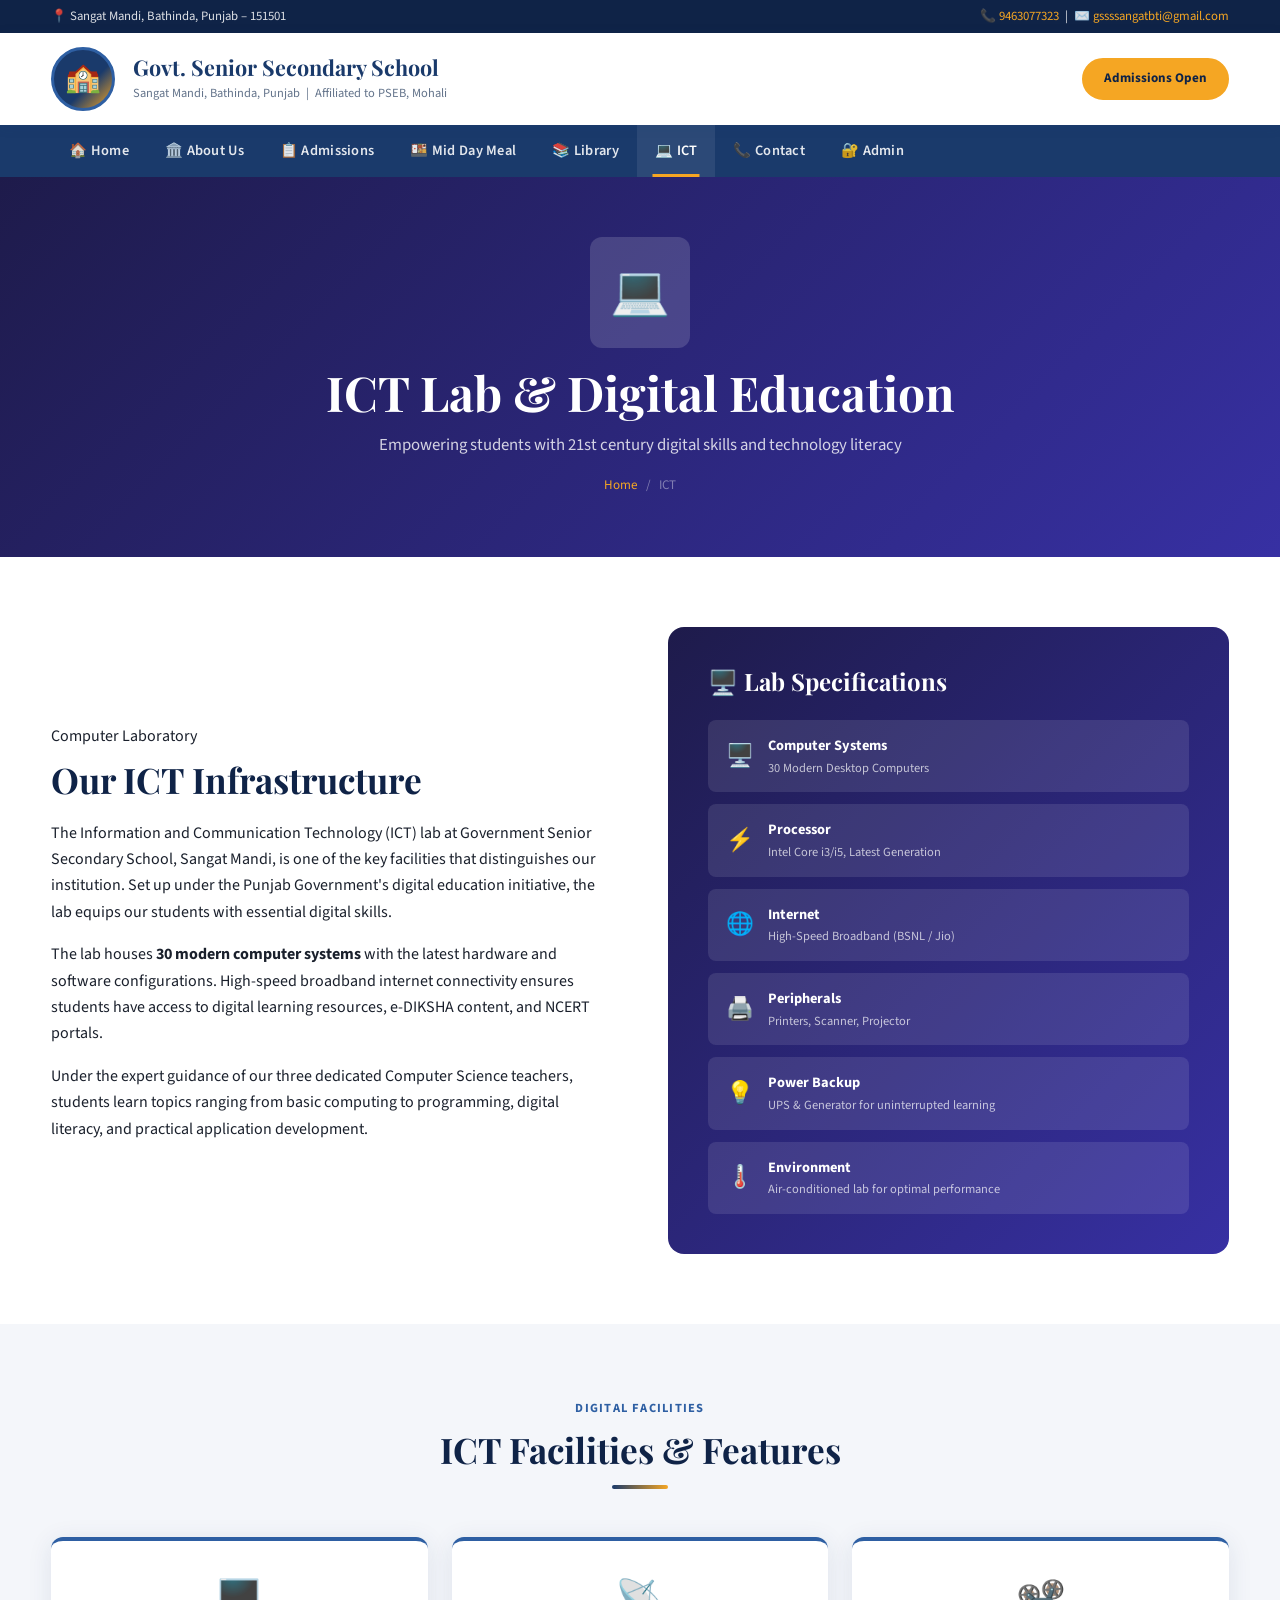
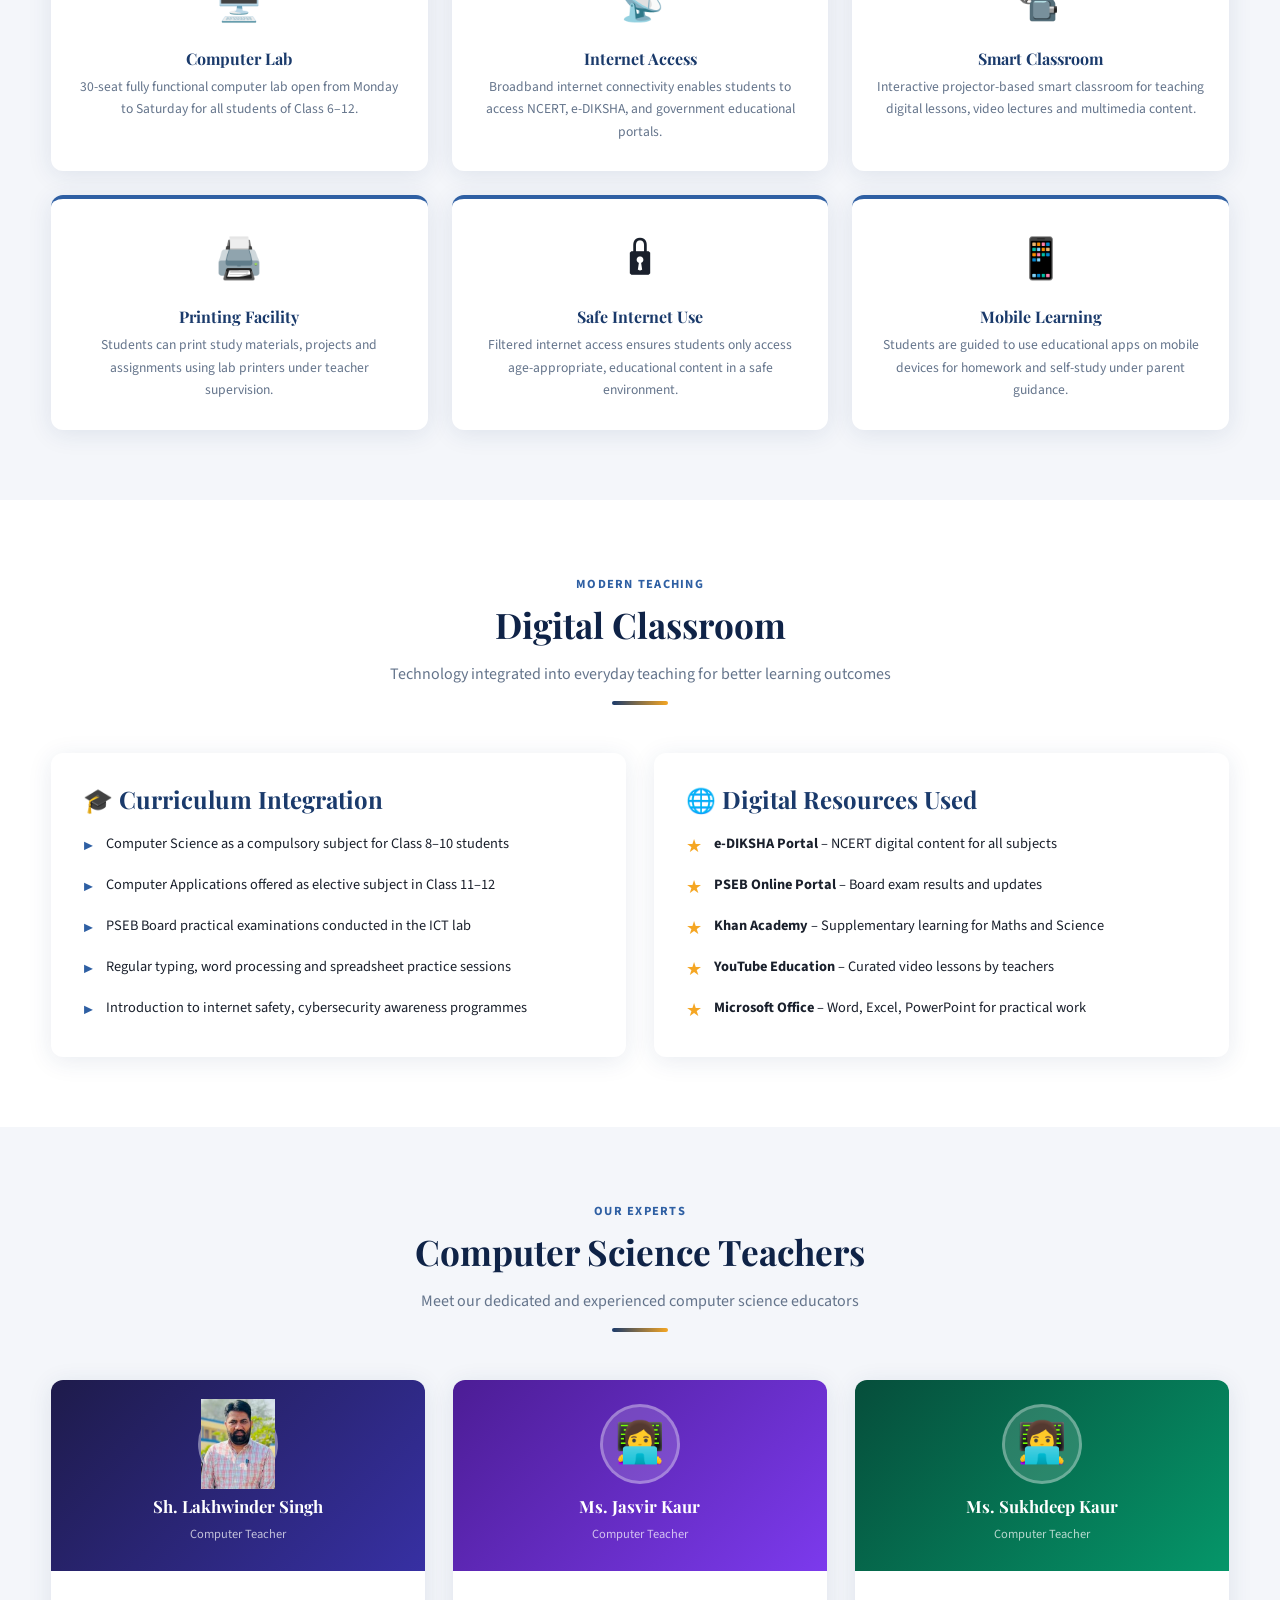
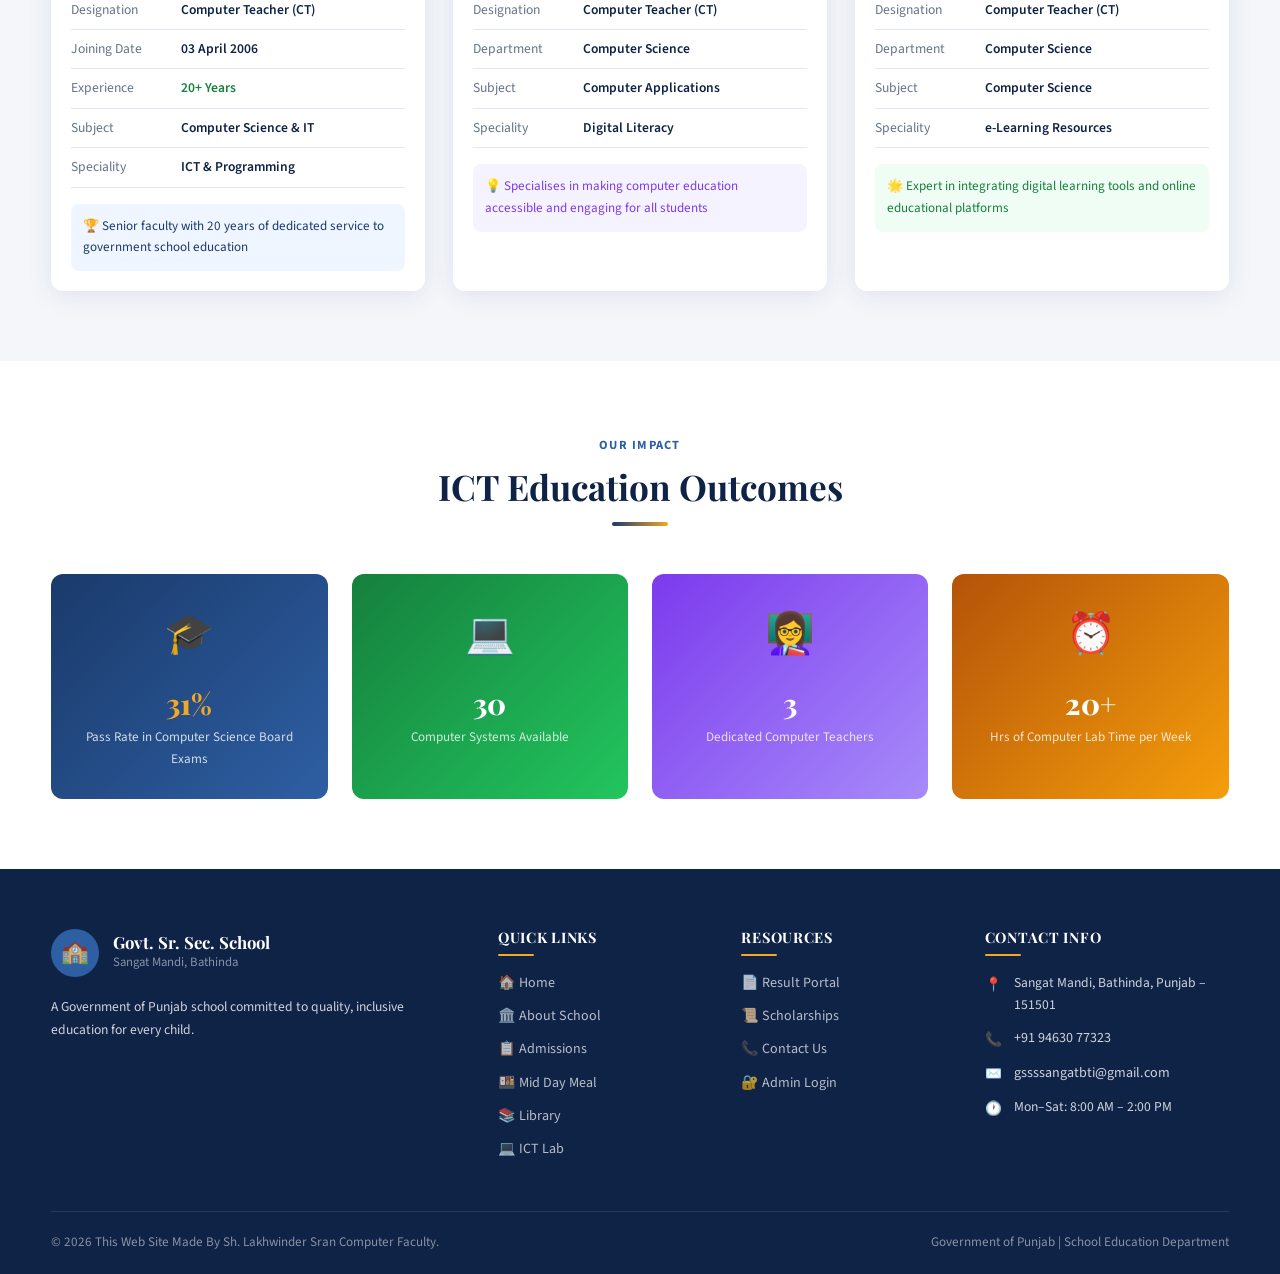
<file: ict.html>
<!DOCTYPE html>
<html lang="en">
<head>
  <meta charset="UTF-8">
  <meta name="viewport" content="width=device-width, initial-scale=1.0">
  <title>ICT Lab – Govt. Sr. Sec. School Sangat Mandi</title>
  <link rel="preconnect" href="https://fonts.googleapis.com">
  <link rel="preconnect" href="https://fonts.gstatic.com" crossorigin>
  <link href="https://fonts.googleapis.com/css2?family=Playfair+Display:wght@600;700;800&family=Source+Sans+3:wght@400;600;700&display=swap" rel="stylesheet">
  <link rel="stylesheet" href="style.css">
</head>
<body>
<div class="top-bar"><div class="container"><span>📍 Sangat Mandi, Bathinda, Punjab – 151501</span><span>📞 <a href="tel:9463077323">9463077323</a> &nbsp;|&nbsp; ✉️ <a href="mailto:gssssangatbti@gmail.com">gssssangatbti@gmail.com</a></span></div></div>
<header><div class="container"><div class="header-inner"><div class="logo-emblem">🏫</div><div class="school-name"><h1>Govt. Senior Secondary School</h1><p>Sangat Mandi, Bathinda, Punjab &nbsp;|&nbsp; Affiliated to PSEB, Mohali</p></div><div class="header-right"><a href="admission.html" class="btn btn-primary btn-sm">Admissions Open</a><button class="hamburger" id="hamburger"><span></span><span></span><span></span></button></div></div></div></header>
<nav id="mainNav"><div class="container"><ul class="nav-list"><li><a href="index.html">🏠 Home</a></li><li><a href="about.html">🏛️ About Us</a></li><li><a href="admission.html">📋 Admissions</a></li><li><a href="middaymeal.html">🍱 Mid Day Meal</a></li><li><a href="library.html">📚 Library</a></li><li><a href="ict.html">💻 ICT</a></li><li><a href="contact.html">📞 Contact</a></li><li><a href="admin.html">🔐 Admin</a></li></ul></div></nav>

<div class="ict-header page-hero">
  <div class="container">
    <div style="display:flex;justify-content:center;margin-bottom:16px;"><div style="background:rgba(255,255,255,0.15);padding:16px 20px;border-radius:12px;font-size:3rem;">💻</div></div>
    <h1>ICT Lab & Digital Education</h1>
    <p>Empowering students with 21st century digital skills and technology literacy</p>
    <div class="breadcrumb"><a href="index.html">Home</a><span>/</span><span>ICT</span></div>
  </div>
</div>

<!-- ICT OVERVIEW -->
<section>
  <div class="container">
    <div class="grid-2" style="align-items:center;gap:56px;">
      <div>
        <span class="section-tag">Computer Laboratory</span>
        <h2 style="color:var(--primary-dark);margin:10px 0 18px;">Our ICT Infrastructure</h2>
        <p>The Information and Communication Technology (ICT) lab at Government Senior Secondary School, Sangat Mandi, is one of the key facilities that distinguishes our institution. Set up under the Punjab Government's digital education initiative, the lab equips our students with essential digital skills.</p>
        <p>The lab houses <strong>30 modern computer systems</strong> with the latest hardware and software configurations. High-speed broadband internet connectivity ensures students have access to digital learning resources, e-DIKSHA content, and NCERT portals.</p>
        <p>Under the expert guidance of our three dedicated Computer Science teachers, students learn topics ranging from basic computing to programming, digital literacy, and practical application development.</p>
      </div>
      <div style="background:linear-gradient(135deg,#1e1b4b,#3730a3);border-radius:16px;padding:40px;color:white;">
        <h3 style="color:white;margin-bottom:24px;">🖥️ Lab Specifications</h3>
        <div style="display:flex;flex-direction:column;gap:12px;">
          <div style="display:flex;gap:14px;align-items:center;background:rgba(255,255,255,0.1);padding:14px 18px;border-radius:8px;">
            <span style="font-size:1.4rem;">🖥️</span>
            <div><div style="font-weight:700;font-size:0.9rem;">Computer Systems</div><div style="font-size:0.78rem;color:rgba(255,255,255,0.7);">30 Modern Desktop Computers</div></div>
          </div>
          <div style="display:flex;gap:14px;align-items:center;background:rgba(255,255,255,0.1);padding:14px 18px;border-radius:8px;">
            <span style="font-size:1.4rem;">⚡</span>
            <div><div style="font-weight:700;font-size:0.9rem;">Processor</div><div style="font-size:0.78rem;color:rgba(255,255,255,0.7);">Intel Core i3/i5, Latest Generation</div></div>
          </div>
          <div style="display:flex;gap:14px;align-items:center;background:rgba(255,255,255,0.1);padding:14px 18px;border-radius:8px;">
            <span style="font-size:1.4rem;">🌐</span>
            <div><div style="font-weight:700;font-size:0.9rem;">Internet</div><div style="font-size:0.78rem;color:rgba(255,255,255,0.7);">High-Speed Broadband (BSNL / Jio)</div></div>
          </div>
          <div style="display:flex;gap:14px;align-items:center;background:rgba(255,255,255,0.1);padding:14px 18px;border-radius:8px;">
            <span style="font-size:1.4rem;">🖨️</span>
            <div><div style="font-weight:700;font-size:0.9rem;">Peripherals</div><div style="font-size:0.78rem;color:rgba(255,255,255,0.7);">Printers, Scanner, Projector</div></div>
          </div>
          <div style="display:flex;gap:14px;align-items:center;background:rgba(255,255,255,0.1);padding:14px 18px;border-radius:8px;">
            <span style="font-size:1.4rem;">💡</span>
            <div><div style="font-weight:700;font-size:0.9rem;">Power Backup</div><div style="font-size:0.78rem;color:rgba(255,255,255,0.7);">UPS & Generator for uninterrupted learning</div></div>
          </div>
          <div style="display:flex;gap:14px;align-items:center;background:rgba(255,255,255,0.1);padding:14px 18px;border-radius:8px;">
            <span style="font-size:1.4rem;">🌡️</span>
            <div><div style="font-weight:700;font-size:0.9rem;">Environment</div><div style="font-size:0.78rem;color:rgba(255,255,255,0.7);">Air-conditioned lab for optimal performance</div></div>
          </div>
        </div>
      </div>
    </div>
  </div>
</section>

<!-- ICT FEATURES -->
<section style="background:var(--light-grey);">
  <div class="container">
    <div class="section-header">
      <span class="section-tag">Digital Facilities</span>
      <h2>ICT Facilities & Features</h2>
      <div class="divider"></div>
    </div>
    <div class="ict-features">
      <div class="ict-feature">
        <div class="feat-icon">🖥️</div>
        <h3>Computer Lab</h3>
        <p>30-seat fully functional computer lab open from Monday to Saturday for all students of Class 6–12.</p>
      </div>
      <div class="ict-feature">
        <div class="feat-icon">📡</div>
        <h3>Internet Access</h3>
        <p>Broadband internet connectivity enables students to access NCERT, e-DIKSHA, and government educational portals.</p>
      </div>
      <div class="ict-feature">
        <div class="feat-icon">📽️</div>
        <h3>Smart Classroom</h3>
        <p>Interactive projector-based smart classroom for teaching digital lessons, video lectures and multimedia content.</p>
      </div>
      <div class="ict-feature">
        <div class="feat-icon">🖨️</div>
        <h3>Printing Facility</h3>
        <p>Students can print study materials, projects and assignments using lab printers under teacher supervision.</p>
      </div>
      <div class="ict-feature">
        <div class="feat-icon">🔒</div>
        <h3>Safe Internet Use</h3>
        <p>Filtered internet access ensures students only access age-appropriate, educational content in a safe environment.</p>
      </div>
      <div class="ict-feature">
        <div class="feat-icon">📱</div>
        <h3>Mobile Learning</h3>
        <p>Students are guided to use educational apps on mobile devices for homework and self-study under parent guidance.</p>
      </div>
    </div>
  </div>
</section>

<!-- DIGITAL CLASSROOM -->
<section>
  <div class="container">
    <div class="section-header">
      <span class="section-tag">Modern Teaching</span>
      <h2>Digital Classroom</h2>
      <p>Technology integrated into everyday teaching for better learning outcomes</p>
      <div class="divider"></div>
    </div>
    <div class="grid-2" style="gap:28px;">
      <div style="background:var(--white);border-radius:12px;padding:32px;box-shadow:var(--shadow);">
        <h3 style="color:var(--primary);margin-bottom:18px;">🎓 Curriculum Integration</h3>
        <ul style="list-style:none;display:flex;flex-direction:column;gap:12px;">
          <li style="display:flex;gap:12px;align-items:flex-start;font-size:0.9rem;"><span style="color:var(--primary-light);font-size:1.1rem;">▶</span><span>Computer Science as a compulsory subject for Class 8–10 students</span></li>
          <li style="display:flex;gap:12px;align-items:flex-start;font-size:0.9rem;"><span style="color:var(--primary-light);font-size:1.1rem;">▶</span><span>Computer Applications offered as elective subject in Class 11–12</span></li>
          <li style="display:flex;gap:12px;align-items:flex-start;font-size:0.9rem;"><span style="color:var(--primary-light);font-size:1.1rem;">▶</span><span>PSEB Board practical examinations conducted in the ICT lab</span></li>
          <li style="display:flex;gap:12px;align-items:flex-start;font-size:0.9rem;"><span style="color:var(--primary-light);font-size:1.1rem;">▶</span><span>Regular typing, word processing and spreadsheet practice sessions</span></li>
          <li style="display:flex;gap:12px;align-items:flex-start;font-size:0.9rem;"><span style="color:var(--primary-light);font-size:1.1rem;">▶</span><span>Introduction to internet safety, cybersecurity awareness programmes</span></li>
        </ul>
      </div>
      <div style="background:var(--white);border-radius:12px;padding:32px;box-shadow:var(--shadow);">
        <h3 style="color:var(--primary);margin-bottom:18px;">🌐 Digital Resources Used</h3>
        <ul style="list-style:none;display:flex;flex-direction:column;gap:12px;">
          <li style="display:flex;gap:12px;align-items:flex-start;font-size:0.9rem;"><span style="color:var(--accent);font-size:1.1rem;">★</span><span><strong>e-DIKSHA Portal</strong> – NCERT digital content for all subjects</span></li>
          <li style="display:flex;gap:12px;align-items:flex-start;font-size:0.9rem;"><span style="color:var(--accent);font-size:1.1rem;">★</span><span><strong>PSEB Online Portal</strong> – Board exam results and updates</span></li>
          <li style="display:flex;gap:12px;align-items:flex-start;font-size:0.9rem;"><span style="color:var(--accent);font-size:1.1rem;">★</span><span><strong>Khan Academy</strong> – Supplementary learning for Maths and Science</span></li>
          <li style="display:flex;gap:12px;align-items:flex-start;font-size:0.9rem;"><span style="color:var(--accent);font-size:1.1rem;">★</span><span><strong>YouTube Education</strong> – Curated video lessons by teachers</span></li>
          <li style="display:flex;gap:12px;align-items:flex-start;font-size:0.9rem;"><span style="color:var(--accent);font-size:1.1rem;">★</span><span><strong>Microsoft Office</strong> – Word, Excel, PowerPoint for practical work</span></li>
        </ul>
      </div>
    </div>
  </div>
</section>

<!-- COMPUTER TEACHERS -->
<section class="teachers-section">
  <div class="container">
    <div class="section-header">
      <span class="section-tag">Our Experts</span>
      <h2>Computer Science Teachers</h2>
      <p>Meet our dedicated and experienced computer science educators</p>
      <div class="divider"></div>
    </div>
    <div class="grid-3">
      <!-- Lakhwinder Singh -->
      <div class="teacher-card">
        <div class="teacher-header">
          <div class="teacher-avatar"><img src="image/lakh.jpg" ></div>
          <h3>Sh. Lakhwinder Singh</h3>
          <span>Computer Teacher</span>
        </div>
        <div class="teacher-body">
          <div class="teacher-detail">
            <span class="td-label">Designation</span>
            <span class="td-val">Computer Teacher (CT)</span>
          </div>
          <div class="teacher-detail">
            <span class="td-label">Joining Date</span>
            <span class="td-val">03 April 2006</span>
          </div>
          <div class="teacher-detail">
            <span class="td-label">Experience</span>
            <span class="td-val" style="color:#15803d;">20+ Years</span>
          </div>
          <div class="teacher-detail">
            <span class="td-label">Subject</span>
            <span class="td-val">Computer Science & IT</span>
          </div>
          <div class="teacher-detail">
            <span class="td-label">Speciality</span>
            <span class="td-val">ICT & Programming</span>
          </div>
          <div style="margin-top:16px;padding:12px;background:#eff6ff;border-radius:8px;font-size:0.82rem;color:var(--primary);">
            🏆 Senior faculty with 20 years of dedicated service to government school education
          </div>
        </div>
      </div>

      <!-- Jasvir Kaur -->
      <div class="teacher-card">
        <div class="teacher-header" style="background:linear-gradient(135deg,#4c1d95,#7c3aed);">
          <div class="teacher-avatar">👩‍💻</div>
          <h3>Ms. Jasvir Kaur</h3>
          <span>Computer Teacher</span>
        </div>
        <div class="teacher-body">
          <div class="teacher-detail">
            <span class="td-label">Designation</span>
            <span class="td-val">Computer Teacher (CT)</span>
          </div>
          <div class="teacher-detail">
            <span class="td-label">Department</span>
            <span class="td-val">Computer Science</span>
          </div>
          <div class="teacher-detail">
            <span class="td-label">Subject</span>
            <span class="td-val">Computer Applications</span>
          </div>
          <div class="teacher-detail">
            <span class="td-label">Speciality</span>
            <span class="td-val">Digital Literacy</span>
          </div>
          <div style="margin-top:16px;padding:12px;background:#f5f3ff;border-radius:8px;font-size:0.82rem;color:#7c3aed;">
            💡 Specialises in making computer education accessible and engaging for all students
          </div>
        </div>
      </div>

      <!-- Sukhdeep Kaur -->
      <div class="teacher-card">
        <div class="teacher-header" style="background:linear-gradient(135deg,#064e3b,#059669);">
          <div class="teacher-avatar">👩‍💻</div>
          <h3>Ms. Sukhdeep Kaur</h3>
          <span>Computer Teacher</span>
        </div>
        <div class="teacher-body">
          <div class="teacher-detail">
            <span class="td-label">Designation</span>
            <span class="td-val">Computer Teacher (CT)</span>
          </div>
          <div class="teacher-detail">
            <span class="td-label">Department</span>
            <span class="td-val">Computer Science</span>
          </div>
          <div class="teacher-detail">
            <span class="td-label">Subject</span>
            <span class="td-val">Computer Science</span>
          </div>
          <div class="teacher-detail">
            <span class="td-label">Speciality</span>
            <span class="td-val">e-Learning Resources</span>
          </div>
          <div style="margin-top:16px;padding:12px;background:#f0fdf4;border-radius:8px;font-size:0.82rem;color:#15803d;">
            🌟 Expert in integrating digital learning tools and online educational platforms
          </div>
        </div>
      </div>
    </div>
  </div>
</section>

<!-- ICT IMPACT -->
<section>
  <div class="container">
    <div class="section-header">
      <span class="section-tag">Our Impact</span>
      <h2>ICT Education Outcomes</h2>
      <div class="divider"></div>
    </div>
    <div class="grid-4">
      <div style="background:linear-gradient(135deg,var(--primary),var(--primary-light));color:white;border-radius:12px;padding:28px;text-align:center;">
        <div style="font-size:2.5rem;margin-bottom:12px;">🎓</div>
        <div style="font-size:1.8rem;font-weight:800;color:var(--accent);font-family:var(--font-heading);" data-count="95" data-suffix="%">95%</div>
        <p style="font-size:0.82rem;color:rgba(255,255,255,0.8);margin:0;">Pass Rate in Computer Science Board Exams</p>
      </div>
      <div style="background:linear-gradient(135deg,#15803d,#22c55e);color:white;border-radius:12px;padding:28px;text-align:center;">
        <div style="font-size:2.5rem;margin-bottom:12px;">💻</div>
        <div style="font-size:1.8rem;font-weight:800;color:white;font-family:var(--font-heading);">30</div>
        <p style="font-size:0.82rem;color:rgba(255,255,255,0.8);margin:0;">Computer Systems Available</p>
      </div>
      <div style="background:linear-gradient(135deg,#7c3aed,#a78bfa);color:white;border-radius:12px;padding:28px;text-align:center;">
        <div style="font-size:2.5rem;margin-bottom:12px;">👩‍🏫</div>
        <div style="font-size:1.8rem;font-weight:800;color:white;font-family:var(--font-heading);">3</div>
        <p style="font-size:0.82rem;color:rgba(255,255,255,0.8);margin:0;">Dedicated Computer Teachers</p>
      </div>
      <div style="background:linear-gradient(135deg,#b45309,#f59e0b);color:white;border-radius:12px;padding:28px;text-align:center;">
        <div style="font-size:2.5rem;margin-bottom:12px;">⏰</div>
        <div style="font-size:1.8rem;font-weight:800;color:white;font-family:var(--font-heading);">20+</div>
        <p style="font-size:0.82rem;color:rgba(255,255,255,0.8);margin:0;">Hrs of Computer Lab Time per Week</p>
      </div>
    </div>
  </div>
</section>

<footer>
  <div class="container">
    <div class="footer-main">
      <div class="footer-brand"><div class="logo-row"><div class="emblem">🏫</div><div><h3>Govt. Sr. Sec. School</h3><p style="font-size:0.8rem;color:rgba(255,255,255,0.5);margin:0;">Sangat Mandi, Bathinda</p></div></div><p>A Government of Punjab school committed to quality, inclusive education for every child.</p></div>
      <div class="footer-col"><h4>Quick Links</h4><ul><li><a href="index.html">🏠 Home</a></li><li><a href="about.html">🏛️ About School</a></li><li><a href="admission.html">📋 Admissions</a></li><li><a href="middaymeal.html">🍱 Mid Day Meal</a></li><li><a href="library.html">📚 Library</a></li><li><a href="ict.html">💻 ICT Lab</a></li></ul></div>
      <div class="footer-col"><h4>Resources</h4><ul><li><a href="#">📄 Result Portal</a></li><li><a href="#">📜 Scholarships</a></li><li><a href="contact.html">📞 Contact Us</a></li><li><a href="admin.html">🔐 Admin Login</a></li></ul></div>
      <div class="footer-col"><h4>Contact Info</h4><ul class="footer-contact"><li><span class="fc-icon">📍</span><span>Sangat Mandi, Bathinda, Punjab – 151501</span></li><li><span class="fc-icon">📞</span><a href="tel:9463077323" style="color:rgba(255,255,255,0.8);">+91 94630 77323</a></li><li><span class="fc-icon">✉️</span><a href="mailto:gssssangatbti@gmail.com" style="color:rgba(255,255,255,0.8);">gssssangatbti@gmail.com</a></li><li><span class="fc-icon">🕐</span><span>Mon–Sat: 8:00 AM – 2:00 PM</span></li></ul></div>
    </div>
    <div class="footer-bottom"><span>© 2026 This Web Site Made By Sh. Lakhwinder Sran Computer Faculty. </span><span>Government of Punjab | School Education Department</span></div>
  </div>
</footer>
<script src="script.js"></script>
</body>
</html>
</file>
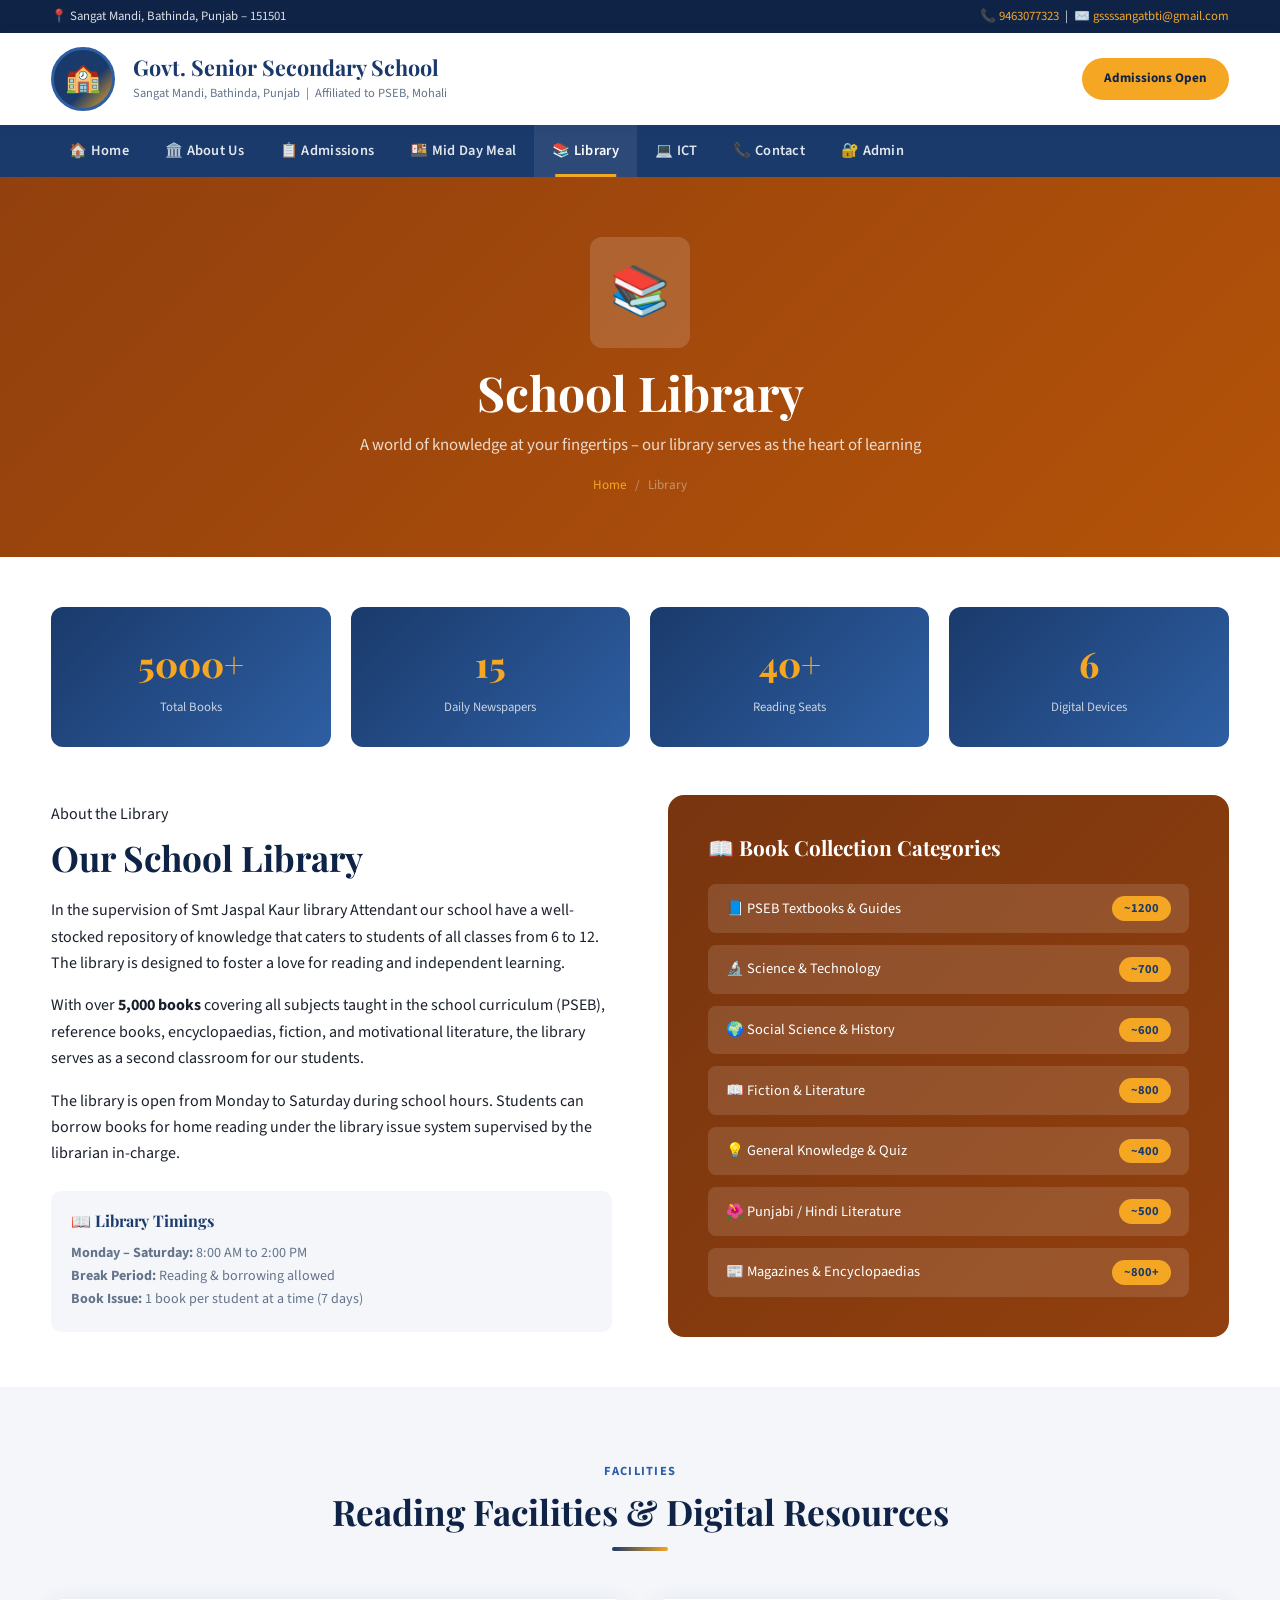
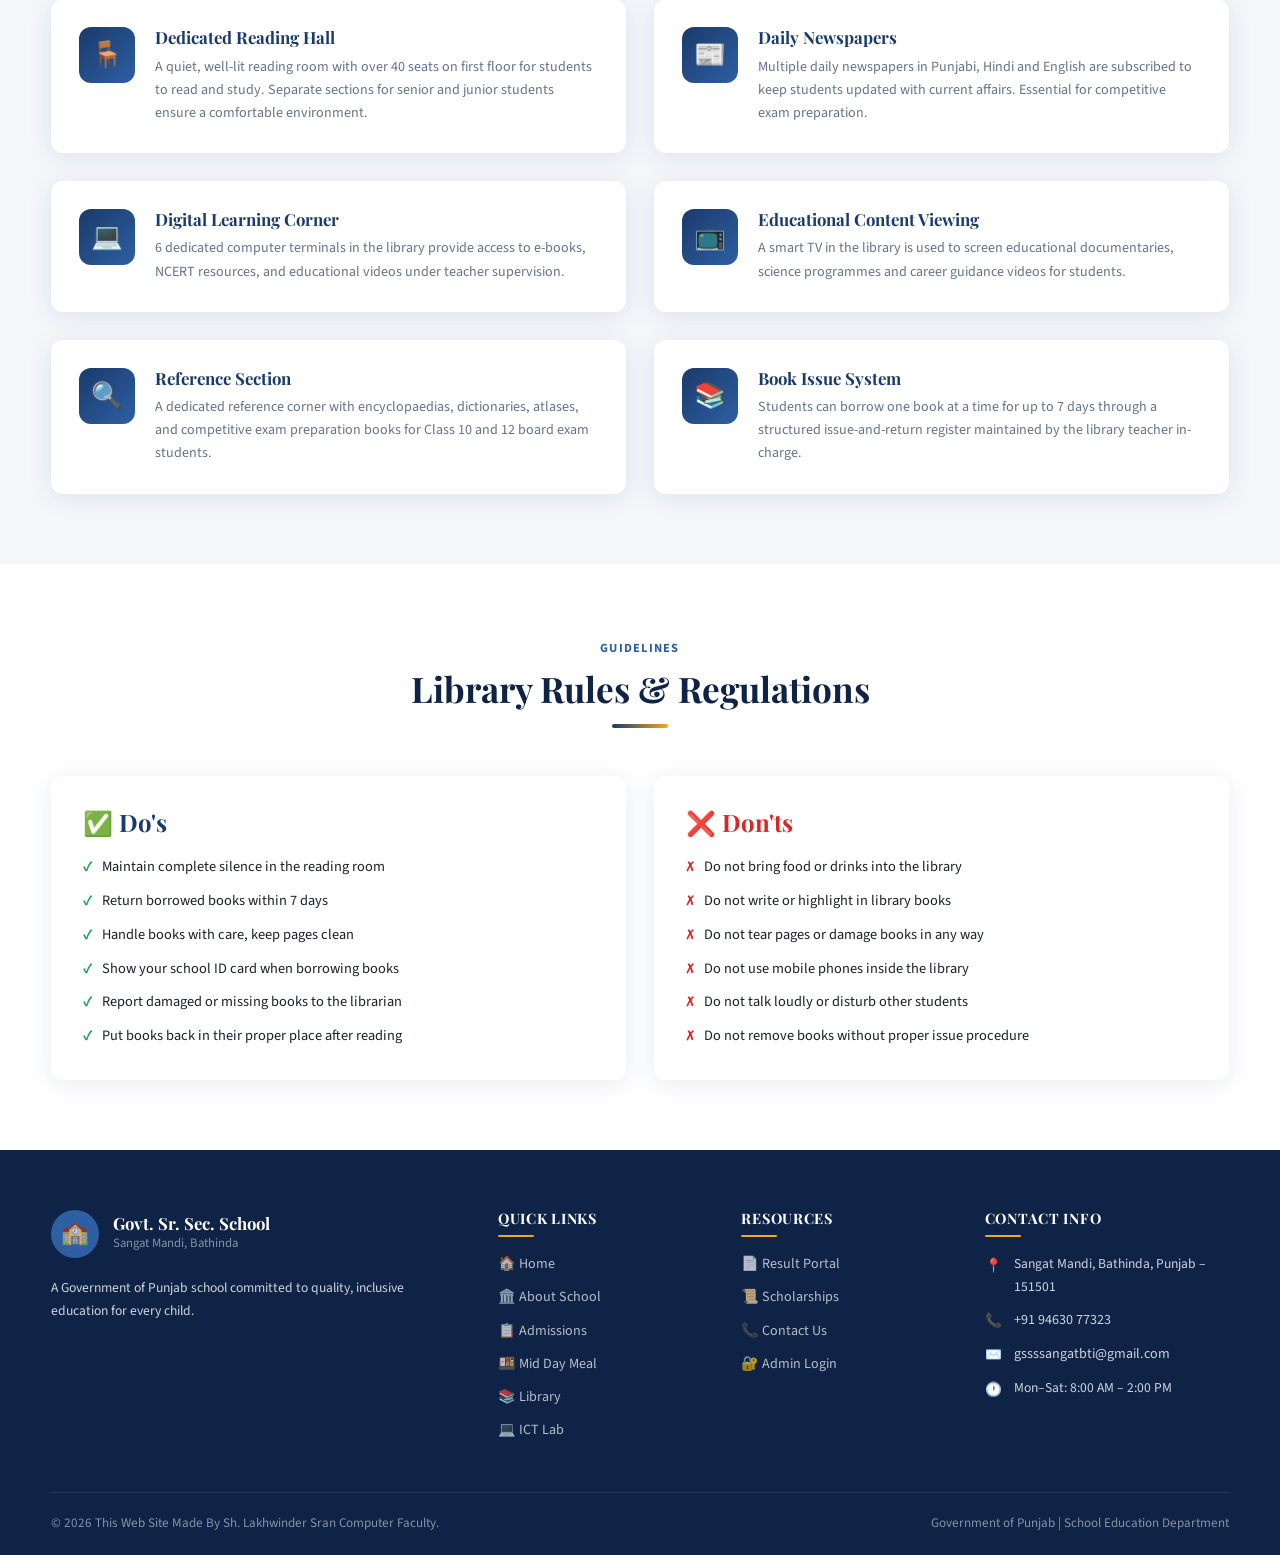
<file: library.html>
<!DOCTYPE html>
<html lang="en">
<head>
  <meta charset="UTF-8">
  <meta name="viewport" content="width=device-width, initial-scale=1.0">
  <title>Library – Govt. Sr. Sec. School Sangat Mandi</title>
  <link rel="preconnect" href="https://fonts.googleapis.com">
  <link rel="preconnect" href="https://fonts.gstatic.com" crossorigin>
  <link href="https://fonts.googleapis.com/css2?family=Playfair+Display:wght@600;700;800&family=Source+Sans+3:wght@400;600;700&display=swap" rel="stylesheet">
  <link rel="stylesheet" href="style.css">
</head>
<body>
<div class="top-bar"><div class="container"><span>📍 Sangat Mandi, Bathinda, Punjab – 151501</span><span>📞 <a href="tel:9463077323">9463077323</a> &nbsp;|&nbsp; ✉️ <a href="mailto:gssssangatbti@gmail.com">gssssangatbti@gmail.com</a></span></div></div>
<header><div class="container"><div class="header-inner"><div class="logo-emblem">🏫</div><div class="school-name"><h1>Govt. Senior Secondary School</h1><p>Sangat Mandi, Bathinda, Punjab &nbsp;|&nbsp; Affiliated to PSEB, Mohali</p></div><div class="header-right"><a href="admission.html" class="btn btn-primary btn-sm">Admissions Open</a><button class="hamburger" id="hamburger"><span></span><span></span><span></span></button></div></div></div></header>
<nav id="mainNav"><div class="container"><ul class="nav-list"><li><a href="index.html">🏠 Home</a></li><li><a href="about.html">🏛️ About Us</a></li><li><a href="admission.html">📋 Admissions</a></li><li><a href="middaymeal.html">🍱 Mid Day Meal</a></li><li><a href="library.html">📚 Library</a></li><li><a href="ict.html">💻 ICT</a></li><li><a href="contact.html">📞 Contact</a></li><li><a href="admin.html">🔐 Admin</a></li></ul></div></nav>

<div class="library-header page-hero">
  <div class="container">
    <div style="display:flex;justify-content:center;margin-bottom:16px;"><div style="background:rgba(255,255,255,0.15);padding:16px 20px;border-radius:12px;font-size:3rem;">📚</div></div>
    <h1><marque>School Library</marque></h1>
    <p>A world of knowledge at your fingertips – our library serves as the heart of learning</p>
    <div class="breadcrumb"><a href="index.html">Home</a><span>/</span><span>Library</span></div>
  </div>
</div>

<!-- STATS -->
<section style="padding:50px 0;">
  <div class="container">
    <div class="lib-stats">
      <div class="lib-stat">
        <span class="num" data-count="5000" data-suffix="+">5000+</span>
        <span class="lbl">Total Books</span>
      </div>
      <div class="lib-stat">
        <span class="num" data-count="15">15</span>
        <span class="lbl">Daily Newspapers</span>
      </div>
      <div class="lib-stat">
        <span class="num" data-count="40" data-suffix="+">40+</span>
        <span class="lbl">Reading Seats</span>
      </div>
      <div class="lib-stat">
        <span class="num" data-count="6">6</span>
        <span class="lbl">Digital Devices</span>
      </div>
    </div>

    <div class="grid-2" style="align-items:center;gap:56px;">
      <div>
        <span class="section-tag">About the Library</span>
        <h2 style="color:var(--primary-dark);margin:10px 0 18px;">Our School Library</h2>
        <p> In the supervision of Smt Jaspal Kaur library Attendant our school have a well-stocked repository of knowledge that caters to students of all classes from 6 to 12. The library is designed to foster a love for reading and independent learning.</p>
        <p>With over <strong>5,000 books</strong> covering all subjects taught in the school curriculum (PSEB), reference books, encyclopaedias, fiction, and motivational literature, the library serves as a second classroom for our students.</p>
        <p>The library is open from Monday to Saturday during school hours. Students can borrow books for home reading under the library issue system supervised by the librarian in-charge.</p>
        <div style="margin-top:24px;padding:20px;background:var(--light-grey);border-radius:10px;">
          <h4 style="color:var(--primary);margin-bottom:12px;">📖 Library Timings</h4>
          <p style="font-size:0.88rem;color:var(--text-muted);margin:0;"><strong>Monday – Saturday:</strong> 8:00 AM to 2:00 PM<br><strong>Break Period:</strong> Reading & borrowing allowed<br><strong>Book Issue:</strong> 1 book per student at a time (7 days)</p>
        </div>
      </div>
      <div style="background:linear-gradient(135deg,#78350f,#92400e);border-radius:16px;padding:40px;color:white;">
        <h3 style="color:white;margin-bottom:24px;font-size:1.3rem;">📖 Book Collection Categories</h3>
        <div style="display:flex;flex-direction:column;gap:12px;">
          <div style="display:flex;justify-content:space-between;align-items:center;background:rgba(255,255,255,0.12);padding:12px 18px;border-radius:8px;">
            <span style="font-size:0.9rem;">📘 PSEB Textbooks & Guides</span>
            <span style="background:var(--accent);color:#1a3a6b;font-weight:700;padding:2px 12px;border-radius:20px;font-size:0.78rem;">~1200</span>
          </div>
          <div style="display:flex;justify-content:space-between;align-items:center;background:rgba(255,255,255,0.12);padding:12px 18px;border-radius:8px;">
            <span style="font-size:0.9rem;">🔬 Science & Technology</span>
            <span style="background:var(--accent);color:#1a3a6b;font-weight:700;padding:2px 12px;border-radius:20px;font-size:0.78rem;">~700</span>
          </div>
          <div style="display:flex;justify-content:space-between;align-items:center;background:rgba(255,255,255,0.12);padding:12px 18px;border-radius:8px;">
            <span style="font-size:0.9rem;">🌍 Social Science & History</span>
            <span style="background:var(--accent);color:#1a3a6b;font-weight:700;padding:2px 12px;border-radius:20px;font-size:0.78rem;">~600</span>
          </div>
          <div style="display:flex;justify-content:space-between;align-items:center;background:rgba(255,255,255,0.12);padding:12px 18px;border-radius:8px;">
            <span style="font-size:0.9rem;">📖 Fiction & Literature</span>
            <span style="background:var(--accent);color:#1a3a6b;font-weight:700;padding:2px 12px;border-radius:20px;font-size:0.78rem;">~800</span>
          </div>
          <div style="display:flex;justify-content:space-between;align-items:center;background:rgba(255,255,255,0.12);padding:12px 18px;border-radius:8px;">
            <span style="font-size:0.9rem;">💡 General Knowledge & Quiz</span>
            <span style="background:var(--accent);color:#1a3a6b;font-weight:700;padding:2px 12px;border-radius:20px;font-size:0.78rem;">~400</span>
          </div>
          <div style="display:flex;justify-content:space-between;align-items:center;background:rgba(255,255,255,0.12);padding:12px 18px;border-radius:8px;">
            <span style="font-size:0.9rem;">🌺 Punjabi / Hindi Literature</span>
            <span style="background:var(--accent);color:#1a3a6b;font-weight:700;padding:2px 12px;border-radius:20px;font-size:0.78rem;">~500</span>
          </div>
          <div style="display:flex;justify-content:space-between;align-items:center;background:rgba(255,255,255,0.12);padding:12px 18px;border-radius:8px;">
            <span style="font-size:0.9rem;">📰 Magazines & Encyclopaedias</span>
            <span style="background:var(--accent);color:#1a3a6b;font-weight:700;padding:2px 12px;border-radius:20px;font-size:0.78rem;">~800+</span>
          </div>
        </div>
      </div>
    </div>
  </div>
</section>

<!-- READING FACILITIES & DIGITAL -->
<section style="background:var(--light-grey);">
  <div class="container">
    <div class="section-header">
      <span class="section-tag">Facilities</span>
      <h2>Reading Facilities & Digital Resources</h2>
      <div class="divider"></div>
    </div>
    <div class="resources-grid">
      <div class="resource-card">
        <div class="resource-icon">🪑</div>
        <div class="resource-text">
          <h3>Dedicated Reading Hall</h3>
          <p>A quiet, well-lit reading room with over 40 seats on first floor  for students to read and study. Separate sections for senior and junior students ensure a comfortable environment.</p>
        </div>
      </div>
      <div class="resource-card">
        <div class="resource-icon">📰</div>
        <div class="resource-text">
          <h3>Daily Newspapers</h3>
          <p>Multiple daily newspapers in Punjabi, Hindi and English are subscribed to keep students updated with current affairs. Essential for competitive exam preparation.</p>
        </div>
      </div>
      <div class="resource-card">
        <div class="resource-icon">💻</div>
        <div class="resource-text">
          <h3>Digital Learning Corner</h3>
          <p>6 dedicated computer terminals in the library provide access to e-books, NCERT resources, and educational videos under teacher supervision.</p>
        </div>
      </div>
      <div class="resource-card">
        <div class="resource-icon">📺</div>
        <div class="resource-text">
          <h3>Educational Content Viewing</h3>
          <p>A smart TV in the library is used to screen educational documentaries, science programmes and career guidance videos for students.</p>
        </div>
      </div>
      <div class="resource-card">
        <div class="resource-icon">🔍</div>
        <div class="resource-text">
          <h3>Reference Section</h3>
          <p>A dedicated reference corner with encyclopaedias, dictionaries, atlases, and competitive exam preparation books for Class 10 and 12 board exam students.</p>
        </div>
      </div>
      <div class="resource-card">
        <div class="resource-icon">📚</div>
        <div class="resource-text">
          <h3>Book Issue System</h3>
          <p>Students can borrow one book at a time for up to 7 days through a structured issue-and-return register maintained by the library teacher in-charge.</p>
        </div>
      </div>
    </div>
  </div>
</section>

<!-- LIBRARY RULES -->
<section>
  <div class="container">
    <div class="section-header">
      <span class="section-tag">Guidelines</span>
      <h2>Library Rules & Regulations</h2>
      <div class="divider"></div>
    </div>
    <div class="grid-2">
      <div style="background:var(--white);border-radius:12px;padding:32px;box-shadow:var(--shadow);">
        <h3 style="color:var(--primary);margin-bottom:18px;">✅ Do's</h3>
        <ul style="list-style:none;display:flex;flex-direction:column;gap:10px;">
          <li style="display:flex;gap:10px;font-size:0.9rem;"><span style="color:#16a34a;font-weight:700;">✓</span> Maintain complete silence in the reading room</li>
          <li style="display:flex;gap:10px;font-size:0.9rem;"><span style="color:#16a34a;font-weight:700;">✓</span> Return borrowed books within 7 days</li>
          <li style="display:flex;gap:10px;font-size:0.9rem;"><span style="color:#16a34a;font-weight:700;">✓</span> Handle books with care, keep pages clean</li>
          <li style="display:flex;gap:10px;font-size:0.9rem;"><span style="color:#16a34a;font-weight:700;">✓</span> Show your school ID card when borrowing books</li>
          <li style="display:flex;gap:10px;font-size:0.9rem;"><span style="color:#16a34a;font-weight:700;">✓</span> Report damaged or missing books to the librarian</li>
          <li style="display:flex;gap:10px;font-size:0.9rem;"><span style="color:#16a34a;font-weight:700;">✓</span> Put books back in their proper place after reading</li>
        </ul>
      </div>
      <div style="background:var(--white);border-radius:12px;padding:32px;box-shadow:var(--shadow);">
        <h3 style="color:#dc2626;margin-bottom:18px;">❌ Don'ts</h3>
        <ul style="list-style:none;display:flex;flex-direction:column;gap:10px;">
          <li style="display:flex;gap:10px;font-size:0.9rem;"><span style="color:#dc2626;font-weight:700;">✗</span> Do not bring food or drinks into the library</li>
          <li style="display:flex;gap:10px;font-size:0.9rem;"><span style="color:#dc2626;font-weight:700;">✗</span> Do not write or highlight in library books</li>
          <li style="display:flex;gap:10px;font-size:0.9rem;"><span style="color:#dc2626;font-weight:700;">✗</span> Do not tear pages or damage books in any way</li>
          <li style="display:flex;gap:10px;font-size:0.9rem;"><span style="color:#dc2626;font-weight:700;">✗</span> Do not use mobile phones inside the library</li>
          <li style="display:flex;gap:10px;font-size:0.9rem;"><span style="color:#dc2626;font-weight:700;">✗</span> Do not talk loudly or disturb other students</li>
          <li style="display:flex;gap:10px;font-size:0.9rem;"><span style="color:#dc2626;font-weight:700;">✗</span> Do not remove books without proper issue procedure</li>
        </ul>
      </div>
    </div>
  </div>
</section>

<footer>
  <div class="container">
    <div class="footer-main">
      <div class="footer-brand"><div class="logo-row"><div class="emblem">🏫</div><div><h3>Govt. Sr. Sec. School</h3><p style="font-size:0.8rem;color:rgba(255,255,255,0.5);margin:0;">Sangat Mandi, Bathinda</p></div></div><p>A Government of Punjab school committed to quality, inclusive education for every child.</p></div>
      <div class="footer-col"><h4>Quick Links</h4><ul><li><a href="index.html">🏠 Home</a></li><li><a href="about.html">🏛️ About School</a></li><li><a href="admission.html">📋 Admissions</a></li><li><a href="middaymeal.html">🍱 Mid Day Meal</a></li><li><a href="library.html">📚 Library</a></li><li><a href="ict.html">💻 ICT Lab</a></li></ul></div>
      <div class="footer-col"><h4>Resources</h4><ul><li><a href="#">📄 Result Portal</a></li><li><a href="#">📜 Scholarships</a></li><li><a href="contact.html">📞 Contact Us</a></li><li><a href="admin.html">🔐 Admin Login</a></li></ul></div>
      <div class="footer-col"><h4>Contact Info</h4><ul class="footer-contact"><li><span class="fc-icon">📍</span><span>Sangat Mandi, Bathinda, Punjab – 151501</span></li><li><span class="fc-icon">📞</span><a href="tel:9463077323" style="color:rgba(255,255,255,0.8);">+91 94630 77323</a></li><li><span class="fc-icon">✉️</span><a href="mailto:gssssangatbti@gmail.com" style="color:rgba(255,255,255,0.8);">gssssangatbti@gmail.com</a></li><li><span class="fc-icon">🕐</span><span>Mon–Sat: 8:00 AM – 2:00 PM</span></li></ul></div>
    </div>
    <div class="footer-bottom"><span>© 2026 This Web Site Made By Sh. Lakhwinder Sran Computer Faculty. </span><span>Government of Punjab | School Education Department</span></div>
  </div>
</footer>
<script src="script.js"></script>
</body>
</html>
</file>
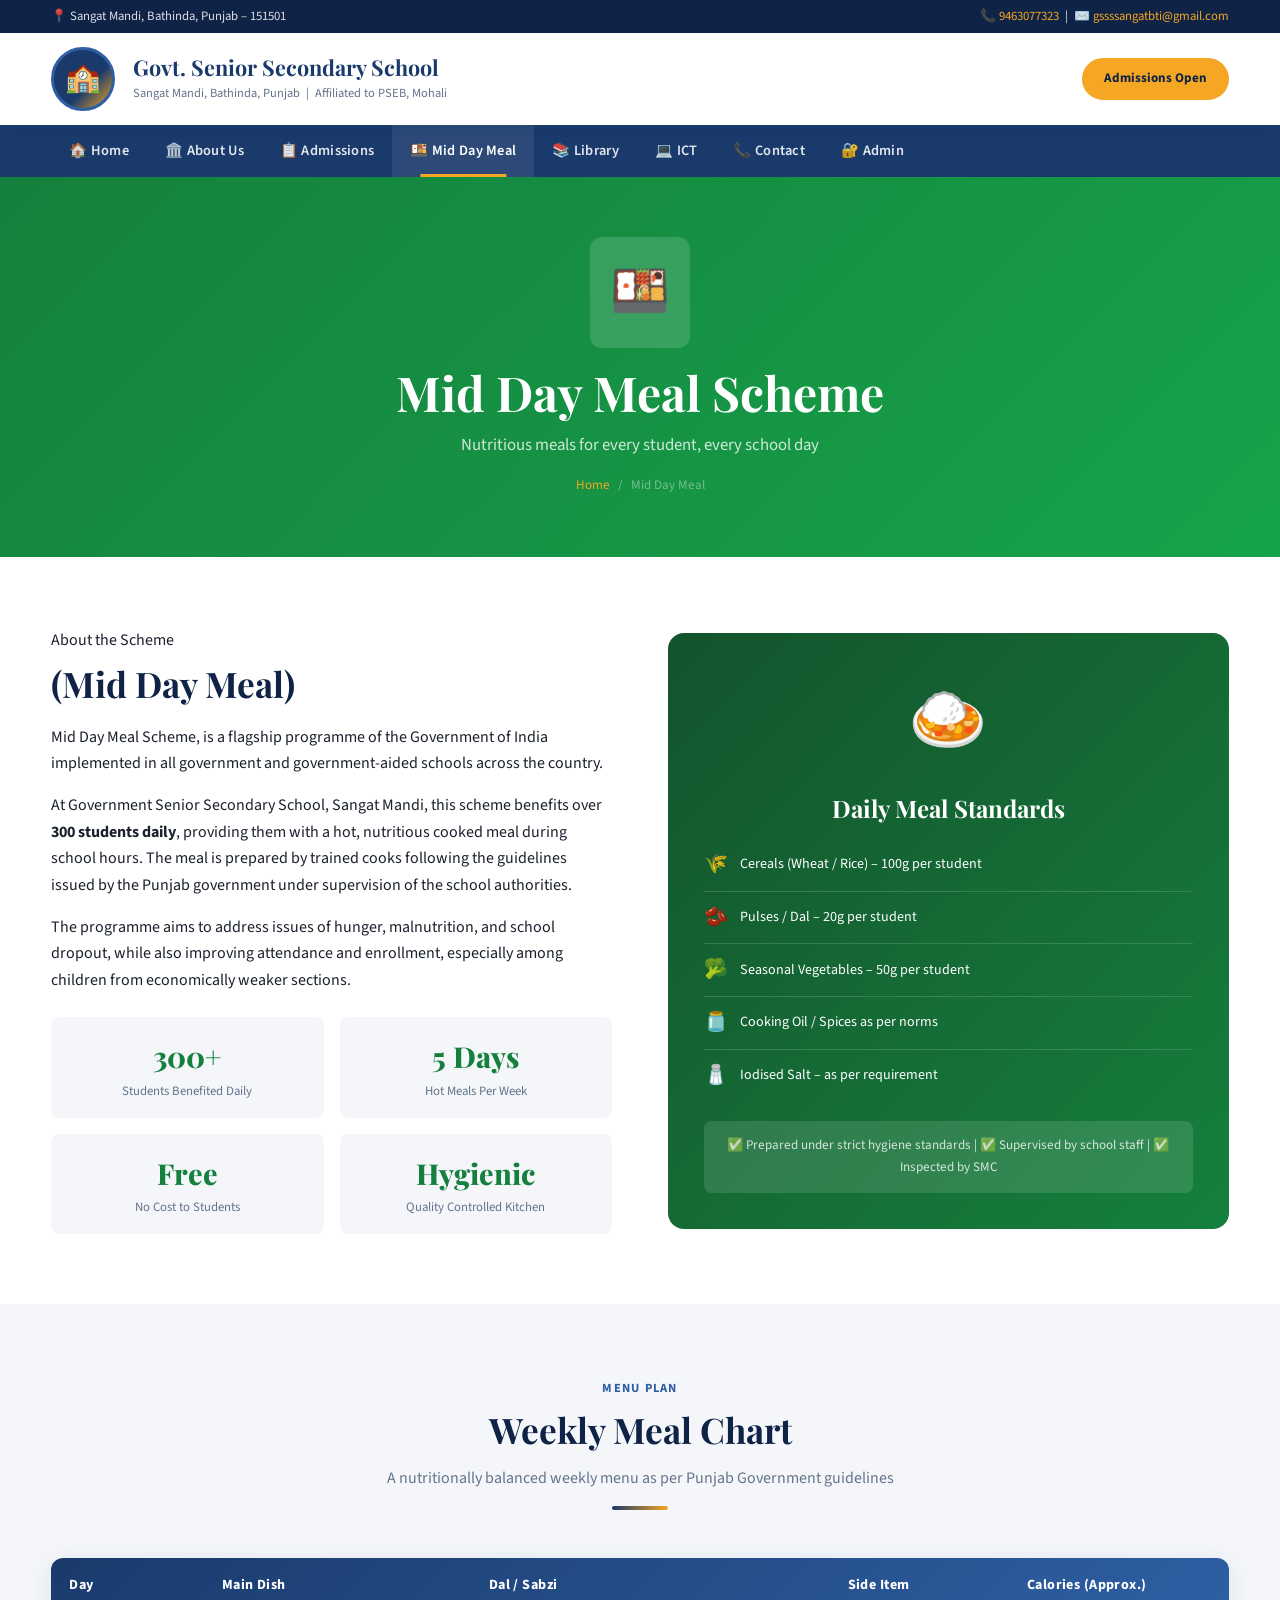
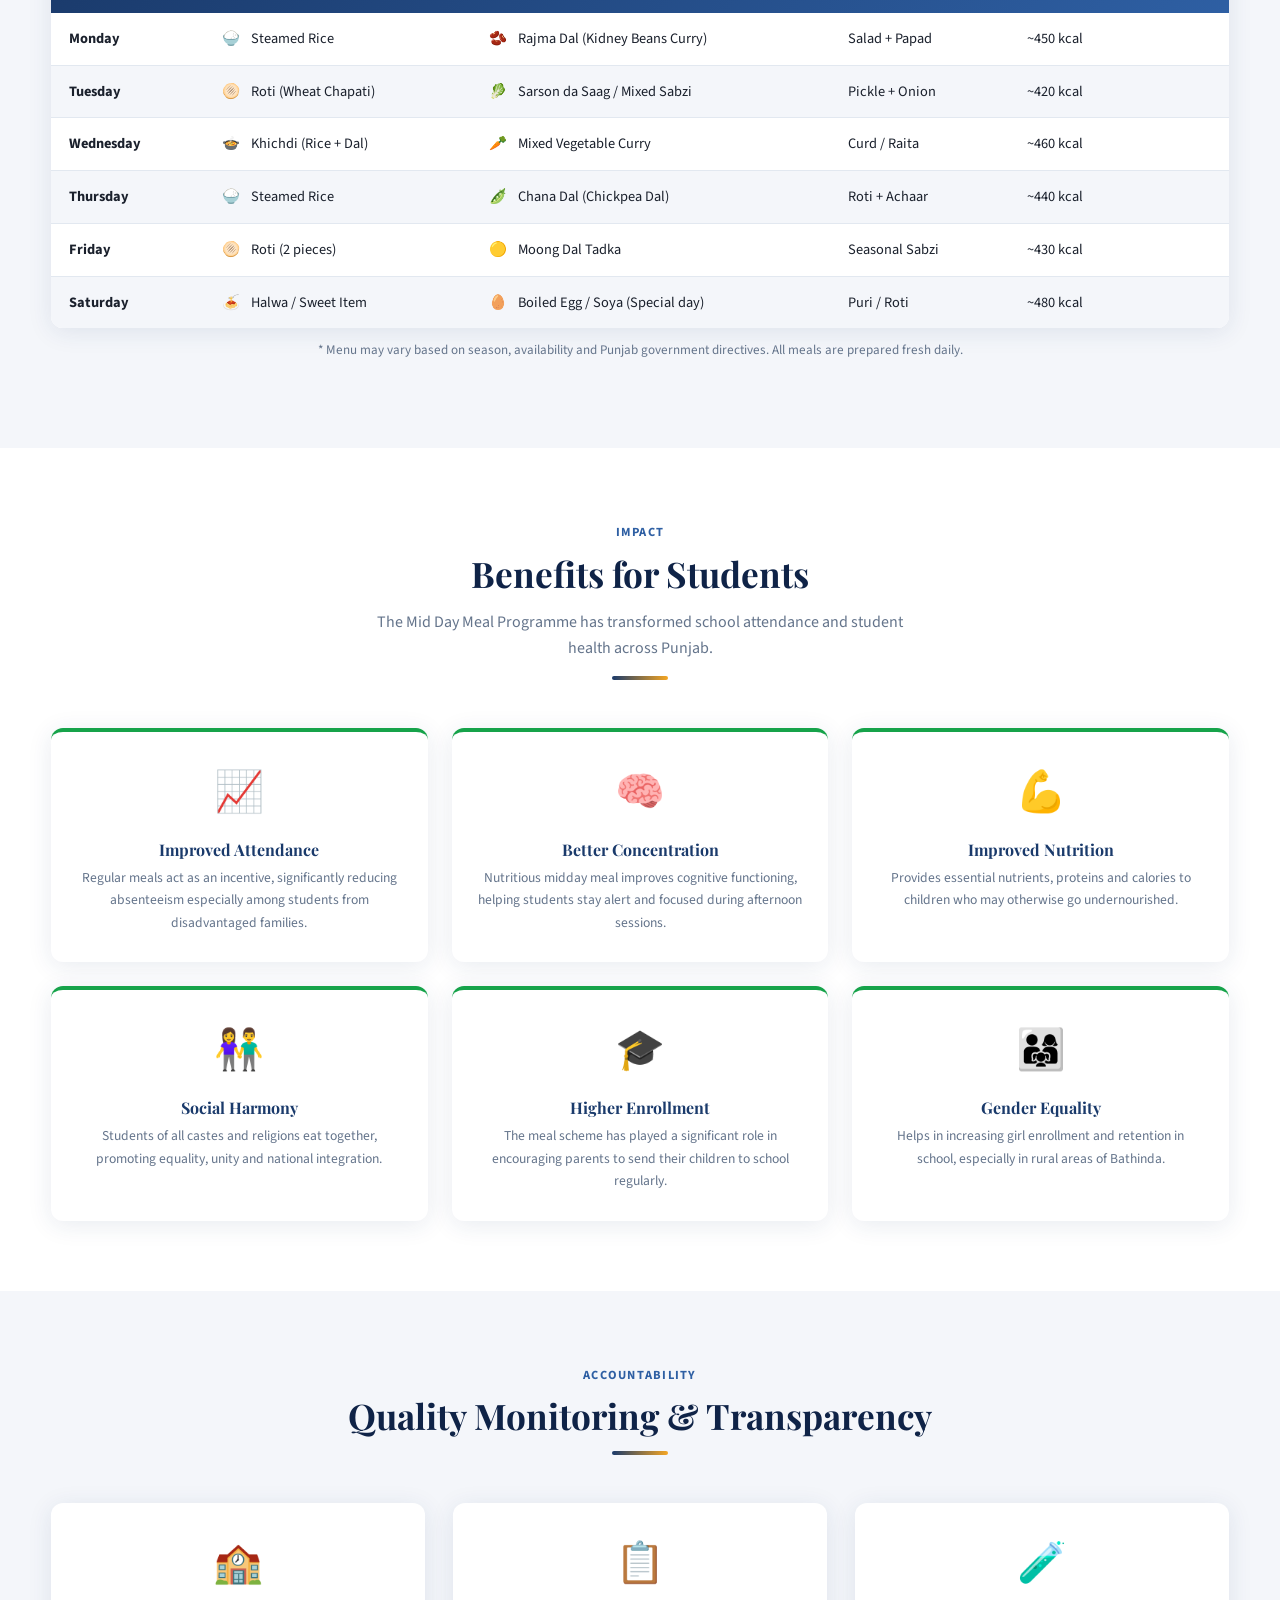
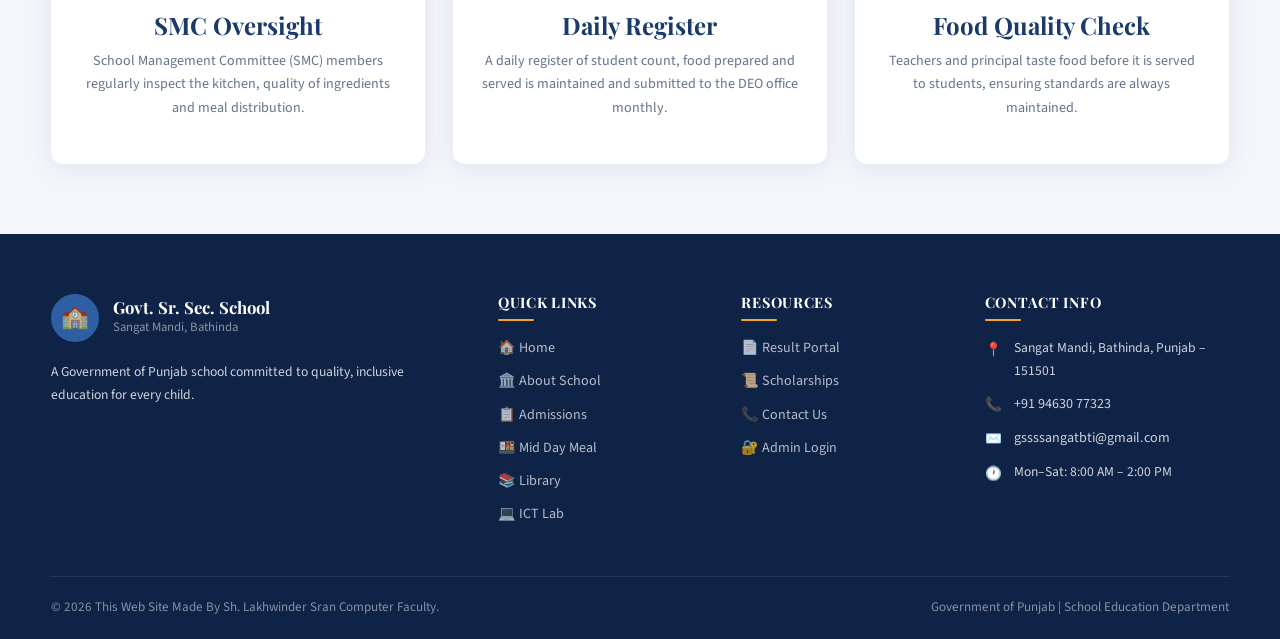
<file: middaymeal.html>
<!DOCTYPE html>
<html lang="en">
<head>
  <meta charset="UTF-8">
  <meta name="viewport" content="width=device-width, initial-scale=1.0">
  <title>Mid Day Meal – Govt. Sr. Sec. School Sangat Mandi</title>
  <link rel="preconnect" href="https://fonts.googleapis.com">
  <link rel="preconnect" href="https://fonts.gstatic.com" crossorigin>
  <link href="https://fonts.googleapis.com/css2?family=Playfair+Display:wght@600;700;800&family=Source+Sans+3:wght@400;600;700&display=swap" rel="stylesheet">
  <link rel="stylesheet" href="style.css">
</head>
<body>
<div class="top-bar"><div class="container"><span>📍 Sangat Mandi, Bathinda, Punjab – 151501</span><span>📞 <a href="tel:9463077323">9463077323</a> &nbsp;|&nbsp; ✉️ <a href="mailto:gssssangatbti@gmail.com">gssssangatbti@gmail.com</a></span></div></div>
<header><div class="container"><div class="header-inner"><div class="logo-emblem">🏫</div><div class="school-name"><h1>Govt. Senior Secondary School</h1><p>Sangat Mandi, Bathinda, Punjab &nbsp;|&nbsp; Affiliated to PSEB, Mohali</p></div><div class="header-right"><a href="admission.html" class="btn btn-primary btn-sm">Admissions Open</a><button class="hamburger" id="hamburger"><span></span><span></span><span></span></button></div></div></div></header>
<nav id="mainNav"><div class="container"><ul class="nav-list"><li><a href="index.html">🏠 Home</a></li><li><a href="about.html">🏛️ About Us</a></li><li><a href="admission.html">📋 Admissions</a></li><li><a href="middaymeal.html">🍱 Mid Day Meal</a></li><li><a href="library.html">📚 Library</a></li><li><a href="ict.html">💻 ICT</a></li><li><a href="contact.html">📞 Contact</a></li><li><a href="admin.html">🔐 Admin</a></li></ul></div></nav>

<div class="mdm-header page-hero">
  <div class="container">
    <div style="display:flex;justify-content:center;margin-bottom:16px;"><div style="background:rgba(255,255,255,0.15);padding:16px 20px;border-radius:12px;font-size:3rem;">🍱</div></div>
    <h1>Mid Day Meal Scheme</h1>
    <p>Nutritious meals for every student, every school day</p>
    <div class="breadcrumb"><a href="index.html">Home</a><span>/</span><span>Mid Day Meal</span></div>
  </div>
</div>

<!-- MDM INFO -->
<section>
  <div class="container">
    <div class="grid-2" style="align-items:center;gap:56px;">
      <div>
        <span class="section-tag">About the Scheme</span>
        <h2 style="color:var(--primary-dark);margin:10px 0 18px;"> (Mid Day Meal)</h2>
        <p>Mid Day Meal Scheme, is a flagship programme of the Government of India implemented in all government and government-aided schools across the country.</p>
        <p>At Government Senior Secondary School, Sangat Mandi, this scheme benefits over <strong>300 students daily</strong>, providing them with a hot, nutritious cooked meal during school hours. The meal is prepared by trained cooks following the guidelines issued by the Punjab government under supervision of the school authorities.</p>
        <p>The programme aims to address issues of hunger, malnutrition, and school dropout, while also improving attendance and enrollment, especially among children from economically weaker sections.</p>
        <div style="display:grid;grid-template-columns:1fr 1fr;gap:16px;margin-top:24px;">
          <div style="background:var(--light-grey);padding:16px;border-radius:8px;text-align:center;">
            <div style="font-size:1.8rem;font-weight:800;color:#15803d;font-family:var(--font-heading);">300+</div>
            <div style="font-size:0.8rem;color:var(--text-muted);">Students Benefited Daily</div>
          </div>
          <div style="background:var(--light-grey);padding:16px;border-radius:8px;text-align:center;">
            <div style="font-size:1.8rem;font-weight:800;color:#15803d;font-family:var(--font-heading);">5 Days</div>
            <div style="font-size:0.8rem;color:var(--text-muted);">Hot Meals Per Week</div>
          </div>
          <div style="background:var(--light-grey);padding:16px;border-radius:8px;text-align:center;">
            <div style="font-size:1.8rem;font-weight:800;color:#15803d;font-family:var(--font-heading);">Free</div>
            <div style="font-size:0.8rem;color:var(--text-muted);">No Cost to Students</div>
          </div>
          <div style="background:var(--light-grey);padding:16px;border-radius:8px;text-align:center;">
            <div style="font-size:1.8rem;font-weight:800;color:#15803d;font-family:var(--font-heading);">Hygienic</div>
            <div style="font-size:0.8rem;color:var(--text-muted);">Quality Controlled Kitchen</div>
          </div>
        </div>
      </div>
      <div style="background:linear-gradient(135deg,#14532d,#15803d);border-radius:16px;padding:36px;color:white;text-align:center;">
        <div style="font-size:4rem;margin-bottom:20px;">🍛</div>
        <h3 style="color:white;margin-bottom:16px;">Daily Meal Standards</h3>
        <div style="text-align:left;">
          <div style="display:flex;gap:12px;align-items:center;padding:10px 0;border-bottom:1px solid rgba(255,255,255,0.15);">
            <span style="font-size:1.2rem;">🌾</span><span style="font-size:0.88rem;">Cereals (Wheat / Rice) – 100g per student</span>
          </div>
          <div style="display:flex;gap:12px;align-items:center;padding:10px 0;border-bottom:1px solid rgba(255,255,255,0.15);">
            <span style="font-size:1.2rem;">🫘</span><span style="font-size:0.88rem;">Pulses / Dal – 20g per student</span>
          </div>
          <div style="display:flex;gap:12px;align-items:center;padding:10px 0;border-bottom:1px solid rgba(255,255,255,0.15);">
            <span style="font-size:1.2rem;">🥦</span><span style="font-size:0.88rem;">Seasonal Vegetables – 50g per student</span>
          </div>
          <div style="display:flex;gap:12px;align-items:center;padding:10px 0;border-bottom:1px solid rgba(255,255,255,0.15);">
            <span style="font-size:1.2rem;">🫙</span><span style="font-size:0.88em;">Cooking Oil / Spices as per norms</span>
          </div>
          <div style="display:flex;gap:12px;align-items:center;padding:10px 0;">
            <span style="font-size:1.2rem;">🧂</span><span style="font-size:0.88rem;">Iodised Salt – as per requirement</span>
          </div>
        </div>
        <div style="background:rgba(255,255,255,0.12);border-radius:8px;padding:14px;margin-top:20px;font-size:0.82rem;color:rgba(255,255,255,0.8);">
          ✅ Prepared under strict hygiene standards | ✅ Supervised by school staff | ✅ Inspected by SMC
        </div>
      </div>
    </div>
  </div>
</section>

<!-- WEEKLY MEAL CHART -->
<section style="background:var(--light-grey);">
  <div class="container">
    <div class="section-header">
      <span class="section-tag">Menu Plan</span>
      <h2>Weekly Meal Chart</h2>
      <p>A nutritionally balanced weekly menu as per Punjab Government  guidelines</p>
      <div class="divider"></div>
    </div>
    <div class="meal-table-wrap">
      <table class="meal-table">
        <thead>
          <tr>
            <th>Day</th>
            <th>Main Dish</th>
            <th>Dal / Sabzi</th>
            <th>Side Item</th>
            <th>Calories (Approx.)</th>
          </tr>
        </thead>
        <tbody>
          <tr>
            <td><strong>Monday</strong></td>
            <td><span class="food-icon">🍚</span> Steamed Rice</td>
            <td><span class="food-icon">🫘</span> Rajma Dal (Kidney Beans Curry)</td>
            <td>Salad + Papad</td>
            <td>~450 kcal</td>
          </tr>
          <tr>
            <td><strong>Tuesday</strong></td>
            <td><span class="food-icon">🫓</span> Roti (Wheat Chapati)</td>
            <td><span class="food-icon">🥬</span> Sarson da Saag / Mixed Sabzi</td>
            <td>Pickle + Onion</td>
            <td>~420 kcal</td>
          </tr>
          <tr>
            <td><strong>Wednesday</strong></td>
            <td><span class="food-icon">🍲</span> Khichdi (Rice + Dal)</td>
            <td><span class="food-icon">🥕</span> Mixed Vegetable Curry</td>
            <td>Curd / Raita</td>
            <td>~460 kcal</td>
          </tr>
          <tr>
            <td><strong>Thursday</strong></td>
            <td><span class="food-icon">🍚</span> Steamed Rice</td>
            <td><span class="food-icon">🫛</span> Chana Dal (Chickpea Dal)</td>
            <td>Roti + Achaar</td>
            <td>~440 kcal</td>
          </tr>
          <tr>
            <td><strong>Friday</strong></td>
            <td><span class="food-icon">🫓</span> Roti (2 pieces)</td>
            <td><span class="food-icon">🟡</span> Moong Dal Tadka</td>
            <td>Seasonal Sabzi</td>
            <td>~430 kcal</td>
          </tr>
          <tr>
            <td><strong>Saturday</strong></td>
            <td><span class="food-icon">🍝</span> Halwa / Sweet Item</td>
            <td><span class="food-icon">🥚</span> Boiled Egg / Soya (Special day)</td>
            <td>Puri / Roti</td>
            <td>~480 kcal</td>
          </tr>
        </tbody>
      </table>
    </div>
    <p style="font-size:0.82rem;color:var(--text-muted);margin-top:12px;text-align:center;">* Menu may vary based on season, availability and Punjab government directives. All meals are prepared fresh daily.</p>
  </div>
</section>

<!-- BENEFITS -->
<section>
  <div class="container">
    <div class="section-header">
      <span class="section-tag">Impact</span>
      <h2>Benefits for Students</h2>
      <p>The Mid Day Meal Programme has transformed school attendance and student health across Punjab.</p>
      <div class="divider"></div>
    </div>
    <div class="benefits-grid">
      <div class="benefit-card">
        <div class="benefit-icon">📈</div>
        <h3>Improved Attendance</h3>
        <p>Regular meals act as an incentive, significantly reducing absenteeism especially among students from disadvantaged families.</p>
      </div>
      <div class="benefit-card">
        <div class="benefit-icon">🧠</div>
        <h3>Better Concentration</h3>
        <p>Nutritious midday meal improves cognitive functioning, helping students stay alert and focused during afternoon sessions.</p>
      </div>
      <div class="benefit-card">
        <div class="benefit-icon">💪</div>
        <h3>Improved Nutrition</h3>
        <p>Provides essential nutrients, proteins and calories to children who may otherwise go undernourished.</p>
      </div>
      <div class="benefit-card">
        <div class="benefit-icon">👫</div>
        <h3>Social Harmony</h3>
        <p>Students of all castes and religions eat together, promoting equality, unity and national integration.</p>
      </div>
      <div class="benefit-card">
        <div class="benefit-icon">🎓</div>
        <h3>Higher Enrollment</h3>
        <p>The meal scheme has played a significant role in encouraging parents to send their children to school regularly.</p>
      </div>
      <div class="benefit-card">
        <div class="benefit-icon">👨‍👩‍👧</div>
        <h3>Gender Equality</h3>
        <p>Helps in increasing girl enrollment and retention in school, especially in rural areas of Bathinda.</p>
      </div>
    </div>
  </div>
</section>

<!-- TRANSPARENCY -->
<section style="background:var(--light-grey);">
  <div class="container">
    <div class="section-header">
      <span class="section-tag">Accountability</span>
      <h2>Quality Monitoring & Transparency</h2>
      <div class="divider"></div>
    </div>
    <div class="grid-3">
      <div style="background:white;border-radius:12px;padding:28px;box-shadow:var(--shadow);text-align:center;">
        <div style="font-size:2.5rem;margin-bottom:14px;">🏫</div>
        <h3 style="color:var(--primary);margin-bottom:10px;">SMC Oversight</h3>
        <p style="font-size:0.88rem;color:var(--text-muted);">School Management Committee (SMC) members regularly inspect the kitchen, quality of ingredients and meal distribution.</p>
      </div>
      <div style="background:white;border-radius:12px;padding:28px;box-shadow:var(--shadow);text-align:center;">
        <div style="font-size:2.5rem;margin-bottom:14px;">📋</div>
        <h3 style="color:var(--primary);margin-bottom:10px;">Daily Register</h3>
        <p style="font-size:0.88rem;color:var(--text-muted);">A daily register of student count, food prepared and served is maintained and submitted to the DEO office monthly.</p>
      </div>
      <div style="background:white;border-radius:12px;padding:28px;box-shadow:var(--shadow);text-align:center;">
        <div style="font-size:2.5rem;margin-bottom:14px;">🧪</div>
        <h3 style="color:var(--primary);margin-bottom:10px;">Food Quality Check</h3>
        <p style="font-size:0.88rem;color:var(--text-muted);">Teachers and principal taste food before it is served to students, ensuring standards are always maintained.</p>
      </div>
    </div>
  </div>
</section>

<footer>
  <div class="container">
    <div class="footer-main">
      <div class="footer-brand"><div class="logo-row"><div class="emblem">🏫</div><div><h3>Govt. Sr. Sec. School</h3><p style="font-size:0.8rem;color:rgba(255,255,255,0.5);margin:0;">Sangat Mandi, Bathinda</p></div></div><p>A Government of Punjab school committed to quality, inclusive education for every child.</p></div>
      <div class="footer-col"><h4>Quick Links</h4><ul><li><a href="index.html">🏠 Home</a></li><li><a href="about.html">🏛️ About School</a></li><li><a href="admission.html">📋 Admissions</a></li><li><a href="middaymeal.html">🍱 Mid Day Meal</a></li><li><a href="library.html">📚 Library</a></li><li><a href="ict.html">💻 ICT Lab</a></li></ul></div>
      <div class="footer-col"><h4>Resources</h4><ul><li><a href="#">📄 Result Portal</a></li><li><a href="#">📜 Scholarships</a></li><li><a href="contact.html">📞 Contact Us</a></li><li><a href="admin.html">🔐 Admin Login</a></li></ul></div>
      <div class="footer-col"><h4>Contact Info</h4><ul class="footer-contact"><li><span class="fc-icon">📍</span><span>Sangat Mandi, Bathinda, Punjab – 151501</span></li><li><span class="fc-icon">📞</span><a href="tel:9463077323" style="color:rgba(255,255,255,0.8);">+91 94630 77323</a></li><li><span class="fc-icon">✉️</span><a href="mailto:gssssangatbti@gmail.com" style="color:rgba(255,255,255,0.8);">gssssangatbti@gmail.com</a></li><li><span class="fc-icon">🕐</span><span>Mon–Sat: 8:00 AM – 2:00 PM</span></li></ul></div>
    </div>
    <div class="footer-bottom"><span>© 2026 This Web Site Made By Sh. Lakhwinder Sran Computer Faculty. </span><span>Government of Punjab | School Education Department</span></div>
  </div>
</footer>
<script src="script.js"></script>
</body>
</html>
</file>
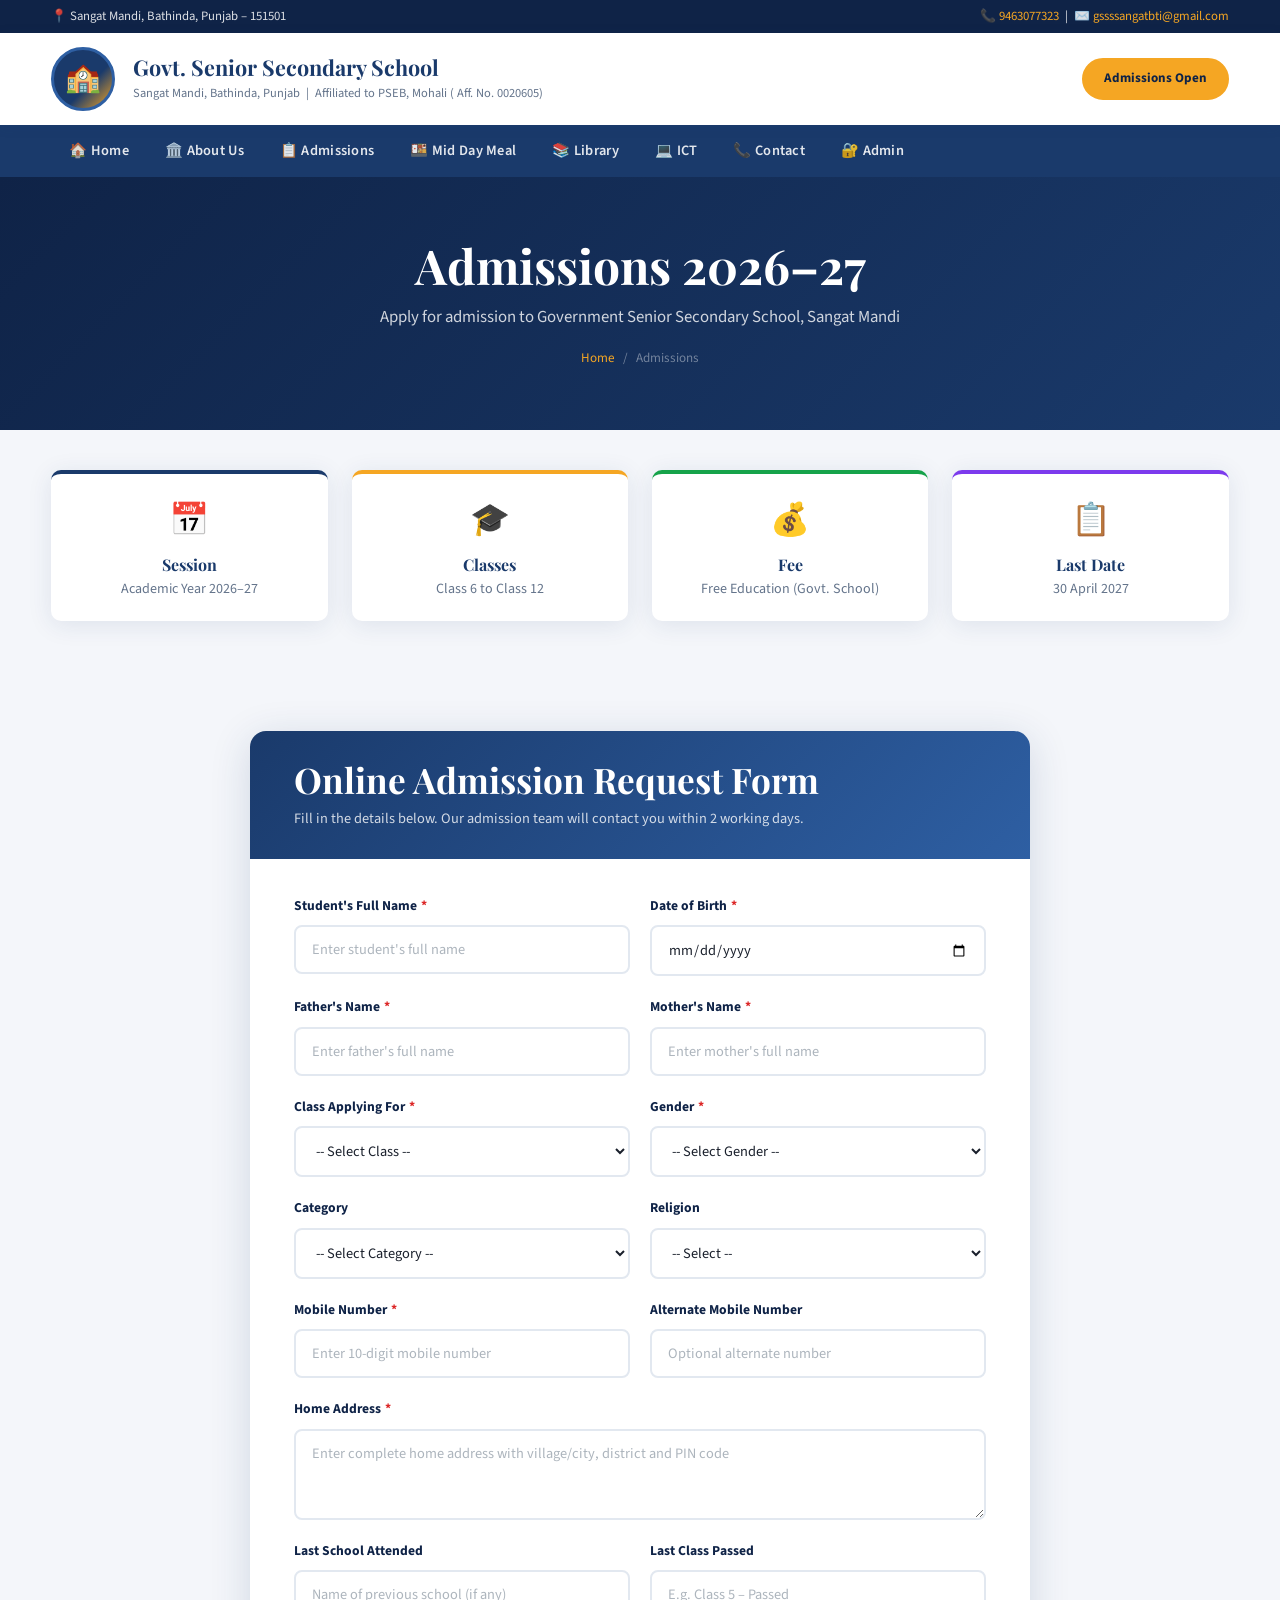
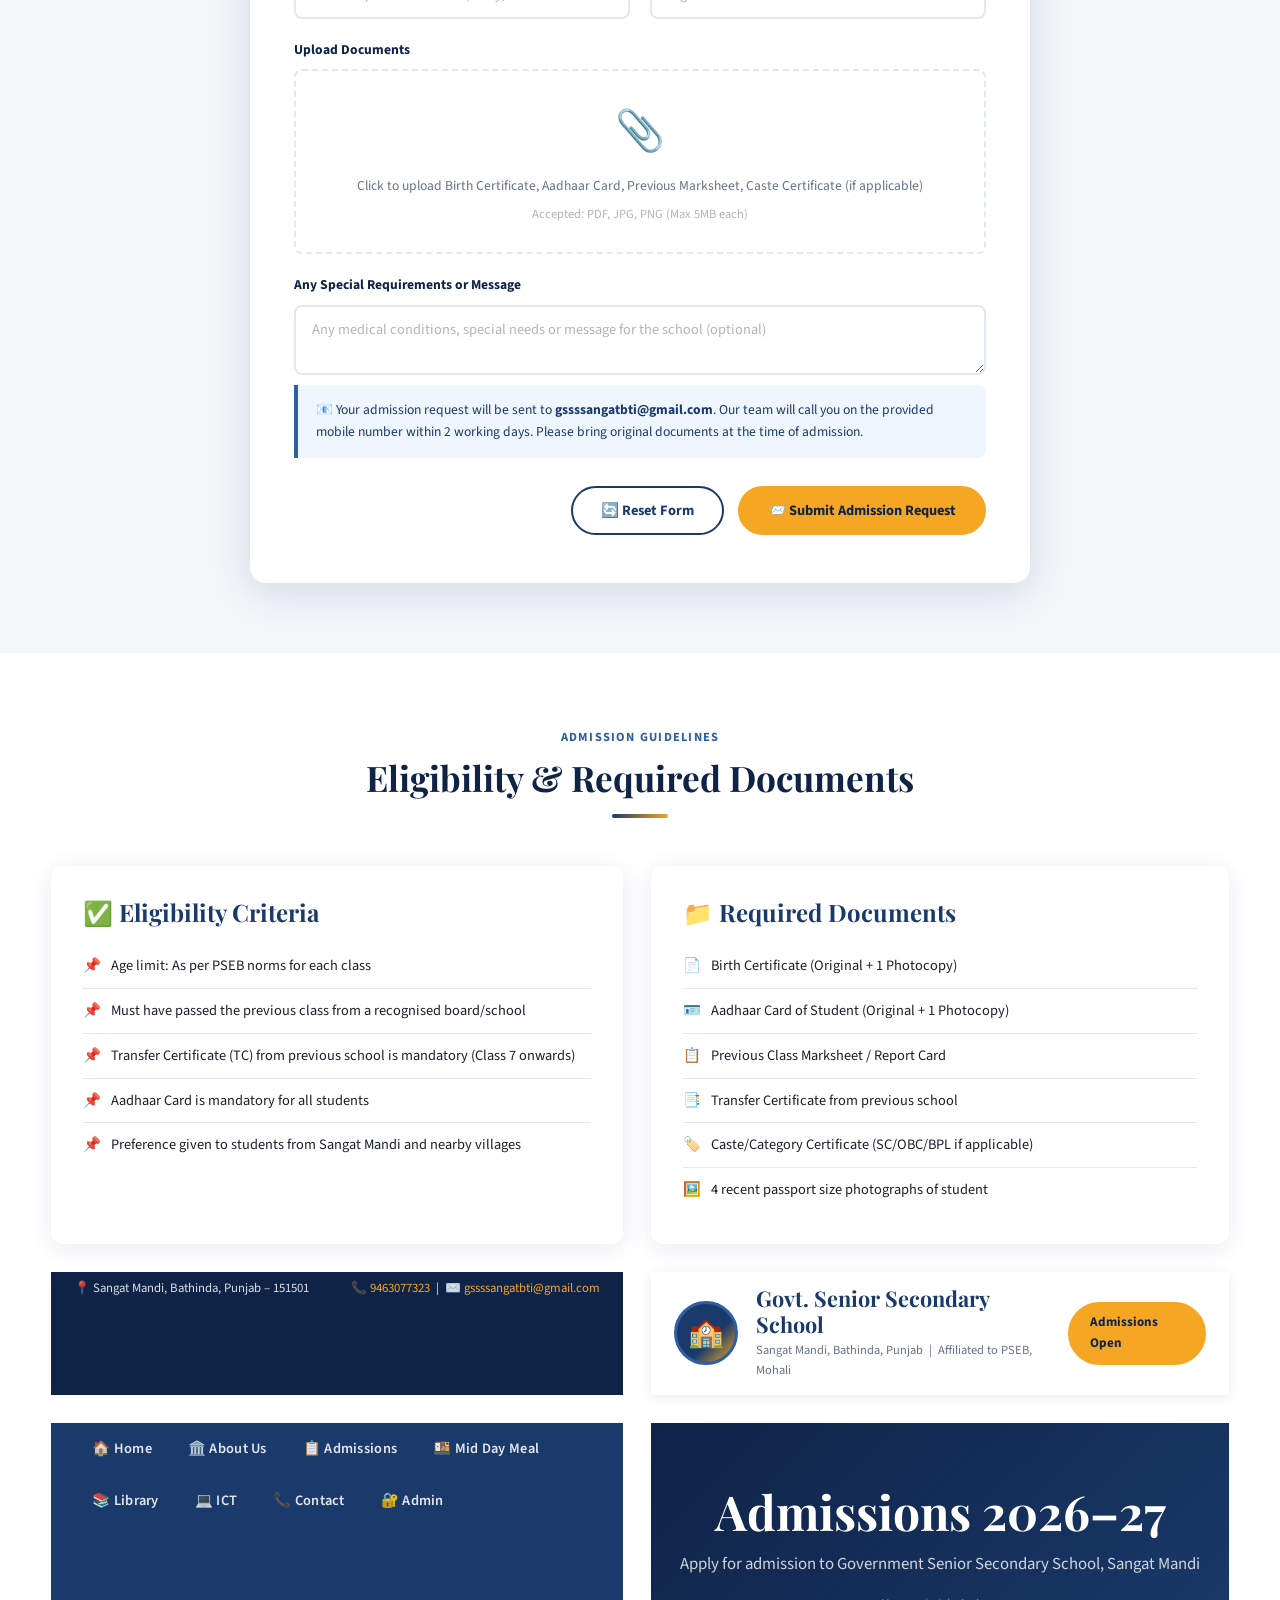
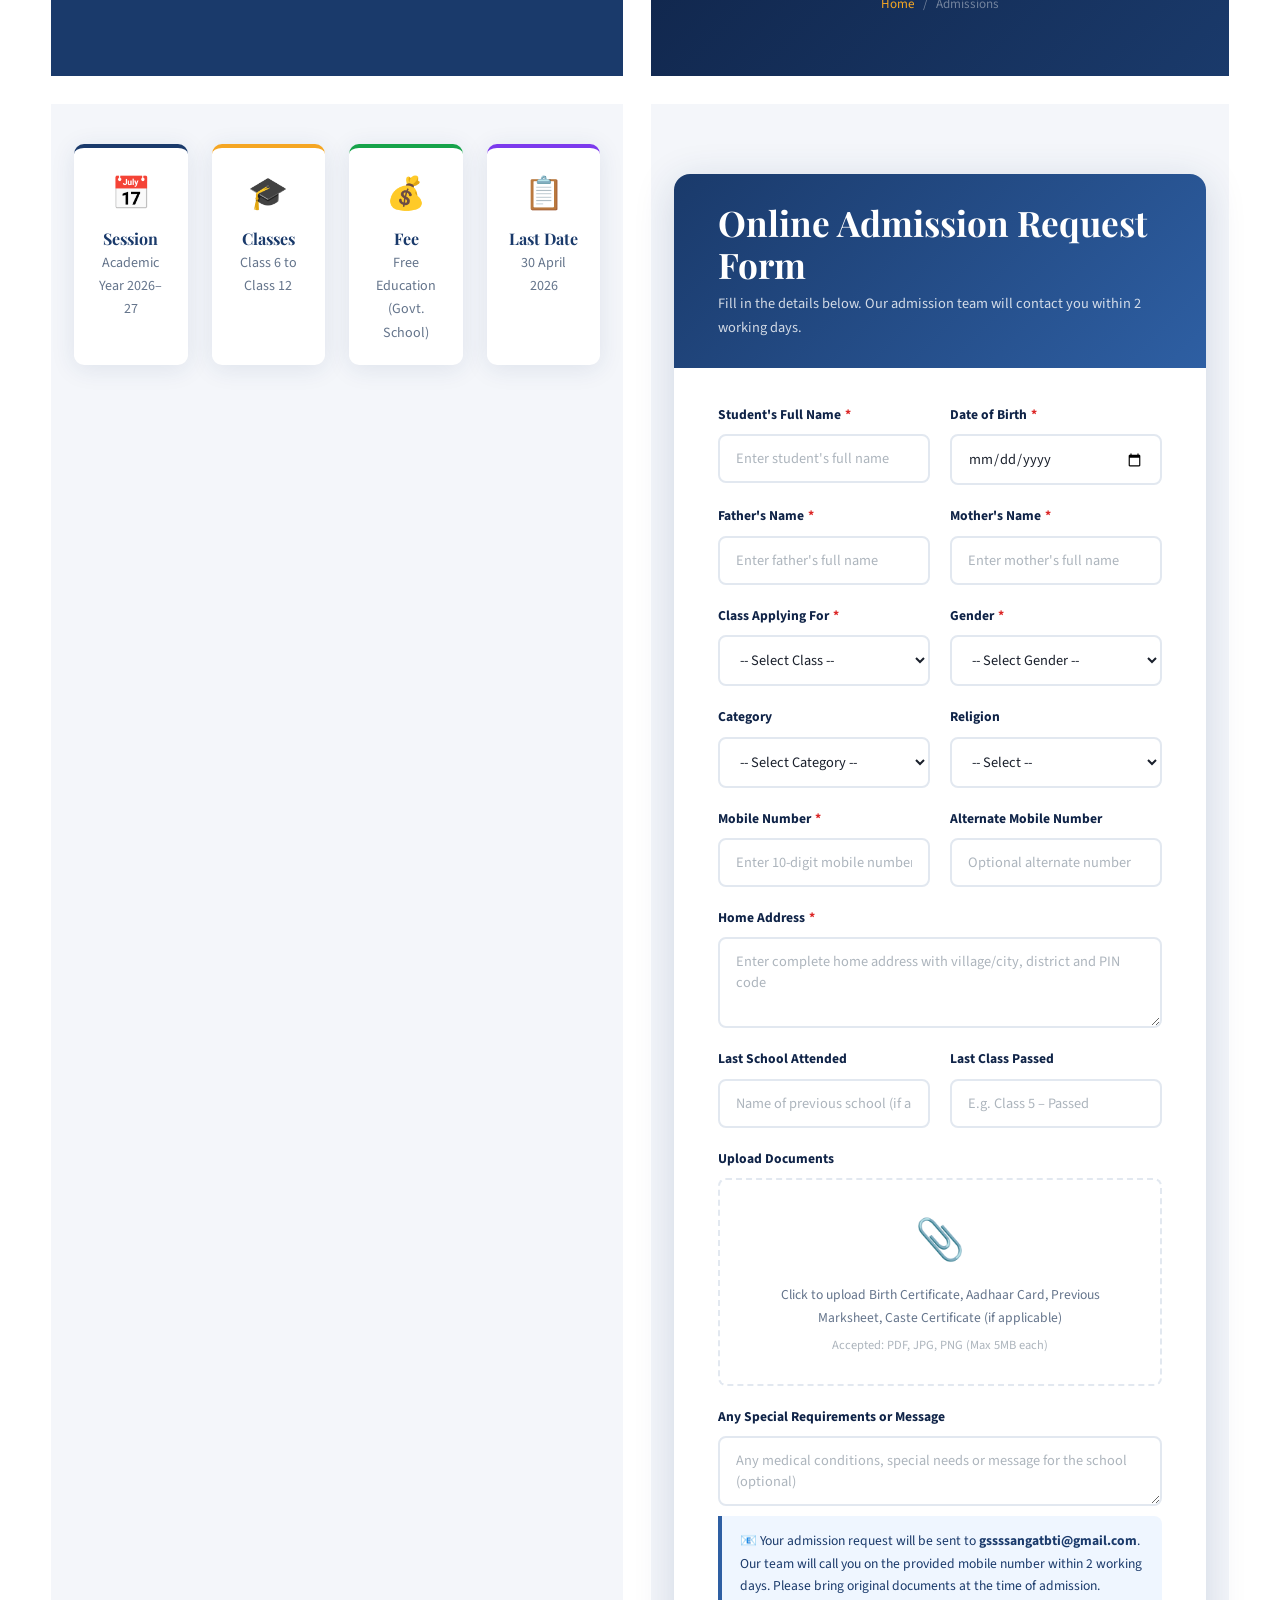
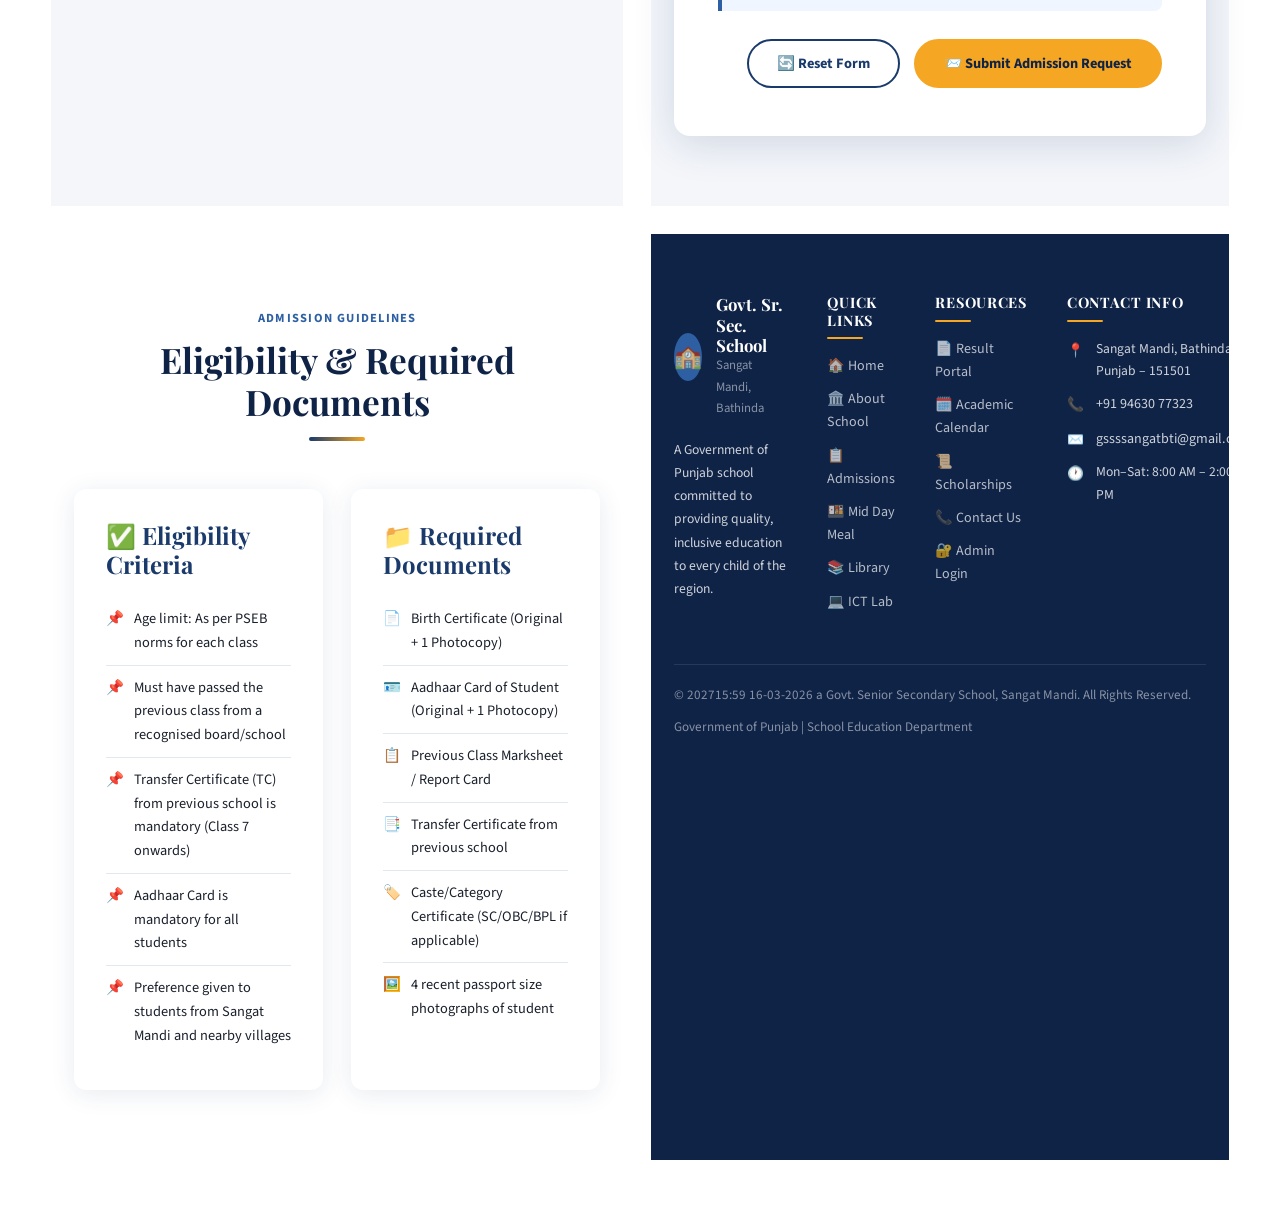
<file: try1.html>
<!DOCTYPE html>
<html lang="en">
<head>
  <meta charset="UTF-8">
  <meta name="viewport" content="width=device-width, initial-scale=1.0">
  <title>Admissions – Govt. Sr. Sec. School Sangat Mandi</title>
  <link rel="preconnect" href="https://fonts.googleapis.com">
  <link rel="preconnect" href="https://fonts.gstatic.com" crossorigin>
  <link href="https://fonts.googleapis.com/css2?family=Playfair+Display:wght@600;700;800&family=Source+Sans+3:wght@400;600;700&display=swap" rel="stylesheet">
  <link rel="stylesheet" href="style.css">
</head>
<body>

<div class="top-bar">
  <div class="container">
    <span>📍 Sangat Mandi, Bathinda, Punjab – 151501</span>
    <span>📞 <a href="tel:9463077323">9463077323</a> &nbsp;|&nbsp; ✉️ <a href="mailto:gssssangatbti@gmail.com">gssssangatbti@gmail.com</a></span>
  </div>
</div>
<header>
  <div class="container">
    <div class="header-inner">
      <div class="logo-emblem">🏫</div>
      <div class="school-name">
        <h1>Govt. Senior Secondary School</h1>
        <p>Sangat Mandi, Bathinda, Punjab &nbsp;|&nbsp; Affiliated to PSEB, Mohali ( Aff. No. 0020605)</p>
      </div>
      <div class="header-right">
        <a href="admission.html" class="btn btn-primary btn-sm">Admissions Open</a>
        <button class="hamburger" id="hamburger"><span></span><span></span><span></span></button>
      </div>
    </div>
  </div>
</header>
<nav id="mainNav">
  <div class="container">
    <ul class="nav-list">
      <li><a href="index.html">🏠 Home</a></li>
      <li><a href="about.html">🏛️ About Us</a></li>
      <li><a href="admission.html">📋 Admissions</a></li>
      <li><a href="middaymeal.html">🍱 Mid Day Meal</a></li>
      <li><a href="library.html">📚 Library</a></li>
      <li><a href="ict.html">💻 ICT</a></li>
      <li><a href="contact.html">📞 Contact</a></li>
      <li><a href="admin.html">🔐 Admin</a></li>
    </ul>
  </div>
</nav>

<div class="page-hero">
  <div class="container">
    <h1>Admissions 2026–27</h1>
    <p>Apply for admission to Government Senior Secondary School, Sangat Mandi</p>
    <div class="breadcrumb"><a href="index.html">Home</a><span>/</span><span>Admissions</span></div>
  </div>
</div>

<!-- INFO STRIP -->
<section style="padding:40px 0;background:var(--light-grey);">
  <div class="container">
    <div class="grid-4">
      <div style="background:white;border-radius:10px;padding:20px;text-align:center;box-shadow:var(--shadow);border-top:4px solid var(--primary);">
        <div style="font-size:2rem;margin-bottom:8px;">📅</div>
        <h4 style="color:var(--primary);margin-bottom:4px;">Session</h4>
        <p style="font-size:0.88rem;color:var(--text-muted);margin:0;">Academic Year 2026–27</p>
      </div>
      <div style="background:white;border-radius:10px;padding:20px;text-align:center;box-shadow:var(--shadow);border-top:4px solid var(--accent);">
        <div style="font-size:2rem;margin-bottom:8px;">🎓</div>
        <h4 style="color:var(--primary);margin-bottom:4px;">Classes</h4>
        <p style="font-size:0.88rem;color:var(--text-muted);margin:0;">Class 6 to Class 12</p>
      </div>
      <div style="background:white;border-radius:10px;padding:20px;text-align:center;box-shadow:var(--shadow);border-top:4px solid #16a34a;">
        <div style="font-size:2rem;margin-bottom:8px;">💰</div>
        <h4 style="color:var(--primary);margin-bottom:4px;">Fee</h4>
        <p style="font-size:0.88rem;color:var(--text-muted);margin:0;">Free Education (Govt. School)</p>
      </div>
      <div style="background:white;border-radius:10px;padding:20px;text-align:center;box-shadow:var(--shadow);border-top:4px solid #7c3aed;">
        <div style="font-size:2rem;margin-bottom:8px;">📋</div>
        <h4 style="color:var(--primary);margin-bottom:4px;">Last Date</h4>
        <p style="font-size:0.88rem;color:var(--text-muted);margin:0;">30 April 2027</p>
      </div>
    </div>
  </div>
</section>

<!-- ADMISSION FORM -->
<section class="form-section">
  <div class="container">
    <div class="form-container">
      <div class="form-title">
        <h2>Online Admission Request Form</h2>
        <p>Fill in the details below. Our admission team will contact you within 2 working days.</p>
      </div>

      <form id="admissionForm" novalidate>
        <div class="form-grid">
          <div class="form-group">
            <label>Student's Full Name <span class="required">*</span></label>
            <input type="text" class="form-control" placeholder="Enter student's full name" required>
          </div>
          <div class="form-group">
            <label>Date of Birth <span class="required">*</span></label>
            <input type="date" class="form-control" required>
          </div>
          <div class="form-group">
            <label>Father's Name <span class="required">*</span></label>
            <input type="text" class="form-control" placeholder="Enter father's full name" required>
          </div>
          <div class="form-group">
            <label>Mother's Name <span class="required">*</span></label>
            <input type="text" class="form-control" placeholder="Enter mother's full name" required>
          </div>
          <div class="form-group">
            <label>Class Applying For <span class="required">*</span></label>
            <select class="form-control" required>
              <option value="">-- Select Class --</option>
              <option>Class 6</option>
              <option>Class 7</option>
              <option>Class 8</option>
              <option>Class 9</option>
              <option>Class 10</option>
              <option>Class 11 – Arts</option>
              <option>Class 12 – Arts</option>
            </select>
          </div>
          <div class="form-group">
            <label>Gender <span class="required">*</span></label>
            <select class="form-control" required>
              <option value="">-- Select Gender --</option>
              <option>Male</option>
              <option>Female</option>
              <option>Other</option>
            </select>
          </div>
          <div class="form-group">
            <label>Category</label>
            <select class="form-control">
              <option value="">-- Select Category --</option>
              <option>General</option>
              <option>SC/ST</option>
              <option>OBC</option>
              <option>Minority</option>
              <option>BPL</option>
            </select>
          </div>
          <div class="form-group">
            <label>Religion</label>
            <select class="form-control">
              <option value="">-- Select --</option>
              <option>Sikh</option>
              <option>Hindu</option>
              <option>Muslim</option>
              <option>Christian</option>
              <option>Other</option>
            </select>
          </div>
          <div class="form-group">
            <label>Mobile Number <span class="required">*</span></label>
            <input type="tel" class="form-control" placeholder="Enter 10-digit mobile number" maxlength="10" required>
          </div>
          <div class="form-group">
            <label>Alternate Mobile Number</label>
            <input type="tel" class="form-control" placeholder="Optional alternate number" maxlength="10">
          </div>
          <div class="form-group full-width">
            <label>Home Address <span class="required">*</span></label>
            <textarea class="form-control" rows="3" placeholder="Enter complete home address with village/city, district and PIN code" required></textarea>
          </div>
          <div class="form-group">
            <label>Last School Attended</label>
            <input type="text" class="form-control" placeholder="Name of previous school (if any)">
          </div>
          <div class="form-group">
            <label>Last Class Passed</label>
            <input type="text" class="form-control" placeholder="E.g. Class 5 – Passed">
          </div>
          <div class="form-group full-width">
            <label>Upload Documents</label>
            <div class="upload-box" onclick="document.getElementById('docUpload').click()">
              <div class="upload-icon">📎</div>
              <p>Click to upload Birth Certificate, Aadhaar Card, Previous Marksheet, Caste Certificate (if applicable)</p>
              <p style="font-size:0.78rem;margin-top:6px;color:#adb5bd;">Accepted: PDF, JPG, PNG (Max 5MB each)</p>
              <input type="file" id="docUpload" multiple accept=".pdf,.jpg,.png,.jpeg">
            </div>
          </div>
          <div class="form-group full-width">
            <label>Any Special Requirements or Message</label>
            <textarea class="form-control" rows="2" placeholder="Any medical conditions, special needs or message for the school (optional)"></textarea>
          </div>
        </div>

        <div class="form-note">
          📧 Your admission request will be sent to <strong>gssssangatbti@gmail.com</strong>. Our team will call you on the provided mobile number within 2 working days. Please bring original documents at the time of admission.
        </div>

        <div class="form-actions">
          <button type="reset" class="btn btn-outline" style="color:var(--primary);border-color:var(--primary);">🔄 Reset Form</button>
          <button type="submit" class="btn btn-primary">📨 Submit Admission Request</button>
        </div>
      </form>

      <div class="success-msg" id="successMsg">
        <div class="success-icon">✅</div>
        <h3>Admission Request Submitted!</h3>
        <p>Your admission request has been successfully submitted to <strong>gssssangatbti@gmail.com</strong>.<br>
        Our admission team will contact you within <strong>2 working days</strong>.<br>
        Please keep your mobile phone accessible.</p>
        <a href="index.html" class="btn btn-blue" style="margin-top:16px;">← Back to Home</a>
      </div>
    </div>
  </div>
</section>

<!-- ELIGIBILITY -->
<section>
  <div class="container">
    <div class="section-header">
      <span class="section-tag">Admission Guidelines</span>
      <h2>Eligibility & Required Documents</h2>
      <div class="divider"></div>
    </div>
    <div class="grid-2">
      <div style="background:var(--white);border-radius:12px;padding:32px;box-shadow:var(--shadow);">
        <h3 style="color:var(--primary);margin-bottom:18px;">✅ Eligibility Criteria</h3>
        <ul style="list-style:none;">
          <li style="padding:10px 0;border-bottom:1px solid var(--mid-grey);display:flex;gap:10px;align-items:flex-start;font-size:0.9rem;"><span>📌</span><span>Age limit: As per PSEB norms for each class</span></li>
          <li style="padding:10px 0;border-bottom:1px solid var(--mid-grey);display:flex;gap:10px;align-items:flex-start;font-size:0.9rem;"><span>📌</span><span>Must have passed the previous class from a recognised board/school</span></li>
          <li style="padding:10px 0;border-bottom:1px solid var(--mid-grey);display:flex;gap:10px;align-items:flex-start;font-size:0.9rem;"><span>📌</span><span>Transfer Certificate (TC) from previous school is mandatory (Class 7 onwards)</span></li>
          <li style="padding:10px 0;border-bottom:1px solid var(--mid-grey);display:flex;gap:10px;align-items:flex-start;font-size:0.9rem;"><span>📌</span><span>Aadhaar Card is mandatory for all students</span></li>
          <li style="padding:10px 0;display:flex;gap:10px;align-items:flex-start;font-size:0.9rem;"><span>📌</span><span>Preference given to students from Sangat Mandi and nearby villages</span></li>
        </ul>
      </div>
      <div style="background:var(--white);border-radius:12px;padding:32px;box-shadow:var(--shadow);">
        <h3 style="color:var(--primary);margin-bottom:18px;">📁 Required Documents</h3>
        <ul style="list-style:none;">
          <li style="padding:10px 0;border-bottom:1px solid var(--mid-grey);display:flex;gap:10px;align-items:flex-start;font-size:0.9rem;"><span>📄</span><span>Birth Certificate (Original + 1 Photocopy)</span></li>
          <li style="padding:10px 0;border-bottom:1px solid var(--mid-grey);display:flex;gap:10px;align-items:flex-start;font-size:0.9rem;"><span>🪪</span><span>Aadhaar Card of Student (Original + 1 Photocopy)</span></li>
          <li style="padding:10px 0;border-bottom:1px solid var(--mid-grey);display:flex;gap:10px;align-items:flex-start;font-size:0.9rem;"><span>📋</span><span>Previous Class Marksheet / Report Card</span></li>
          <li style="padding:10px 0;border-bottom:1px solid var(--mid-grey);display:flex;gap:10px;align-items:flex-start;font-size:0.9rem;"><span>📑</span><span>Transfer Certificate from previous school</span></li>
          <li style="padding:10px 0;border-bottom:1px solid var(--mid-grey);display:flex;gap:10px;align-items:flex-start;font-size:0.9rem;"><span>🏷️</span><span>Caste/Category Certificate (SC/OBC/BPL if applicable)</span></li>
          <li style="padding:10px 0;display:flex;gap:10px;align-items:flex-start;font-size:0.9rem;"><span>🖼️</span><span>4 recent passport size photographs of student</span></li>
        </ul>
      </div>
  

<!DOCTYPE html>
<html lang="en">
<head>
  <meta charset="UTF-8">
  <meta name="viewport" content="width=device-width, initial-scale=1.0">
  <title>Admissions – Govt. Sr. Sec. School Sangat Mandi</title>
  <link rel="preconnect" href="https://fonts.googleapis.com">
  <link rel="preconnect" href="https://fonts.gstatic.com" crossorigin>
  <link href="https://fonts.googleapis.com/css2?family=Playfair+Display:wght@600;700;800&family=Source+Sans+3:wght@400;600;700&display=swap" rel="stylesheet">
  <link rel="stylesheet" href="style.css">
</head>
<body>

<div class="top-bar">
  <div class="container">
    <span>📍 Sangat Mandi, Bathinda, Punjab – 151501</span>
    <span>📞 <a href="tel:9463077323">9463077323</a> &nbsp;|&nbsp; ✉️ <a href="mailto:gssssangatbti@gmail.com">gssssangatbti@gmail.com</a></span>
  </div>
</div>
<header>
  <div class="container">
    <div class="header-inner">
      <div class="logo-emblem">🏫</div>
      <div class="school-name">
        <h1>Govt. Senior Secondary School</h1>
        <p>Sangat Mandi, Bathinda, Punjab &nbsp;|&nbsp; Affiliated to PSEB, Mohali</p>
      </div>
      <div class="header-right">
        <a href="admission.html" class="btn btn-primary btn-sm">Admissions Open</a>
        <button class="hamburger" id="hamburger"><span></span><span></span><span></span></button>
      </div>
    </div>
  </div>
</header>
<nav id="mainNav">
  <div class="container">
    <ul class="nav-list">
      <li><a href="index.html">🏠 Home</a></li>
      <li><a href="about.html">🏛️ About Us</a></li>
      <li><a href="admission.html">📋 Admissions</a></li>
      <li><a href="middaymeal.html">🍱 Mid Day Meal</a></li>
      <li><a href="library.html">📚 Library</a></li>
      <li><a href="ict.html">💻 ICT</a></li>
      <li><a href="contact.html">📞 Contact</a></li>
      <li><a href="admin.html">🔐 Admin</a></li>
    </ul>
  </div>
</nav>

<div class="page-hero">
  <div class="container">
    <h1>Admissions 2026–27</h1>
    <p>Apply for admission to Government Senior Secondary School, Sangat Mandi</p>
    <div class="breadcrumb"><a href="index.html">Home</a><span>/</span><span>Admissions</span></div>
  </div>
</div>

<!-- INFO STRIP -->
<section style="padding:40px 0;background:var(--light-grey);">
  <div class="container">
    <div class="grid-4">
      <div style="background:white;border-radius:10px;padding:20px;text-align:center;box-shadow:var(--shadow);border-top:4px solid var(--primary);">
        <div style="font-size:2rem;margin-bottom:8px;">📅</div>
        <h4 style="color:var(--primary);margin-bottom:4px;">Session</h4>
        <p style="font-size:0.88rem;color:var(--text-muted);margin:0;">Academic Year 2026–27</p>
      </div>
      <div style="background:white;border-radius:10px;padding:20px;text-align:center;box-shadow:var(--shadow);border-top:4px solid var(--accent);">
        <div style="font-size:2rem;margin-bottom:8px;">🎓</div>
        <h4 style="color:var(--primary);margin-bottom:4px;">Classes</h4>
        <p style="font-size:0.88rem;color:var(--text-muted);margin:0;">Class 6 to Class 12</p>
      </div>
      <div style="background:white;border-radius:10px;padding:20px;text-align:center;box-shadow:var(--shadow);border-top:4px solid #16a34a;">
        <div style="font-size:2rem;margin-bottom:8px;">💰</div>
        <h4 style="color:var(--primary);margin-bottom:4px;">Fee</h4>
        <p style="font-size:0.88rem;color:var(--text-muted);margin:0;">Free Education (Govt. School)</p>
      </div>
      <div style="background:white;border-radius:10px;padding:20px;text-align:center;box-shadow:var(--shadow);border-top:4px solid #7c3aed;">
        <div style="font-size:2rem;margin-bottom:8px;">📋</div>
        <h4 style="color:var(--primary);margin-bottom:4px;">Last Date</h4>
        <p style="font-size:0.88rem;color:var(--text-muted);margin:0;">30 April 2026</p>
      </div>
    </div>
  </div>
</section>

<!-- ADMISSION FORM -->
<section class="form-section">
  <div class="container">
    <div class="form-container">
      <div class="form-title">
        <h2>Online Admission Request Form</h2>
        <p>Fill in the details below. Our admission team will contact you within 2 working days.</p>
      </div>

      <form id="admissionForm" novalidate>
        <div class="form-grid">
          <div class="form-group">
            <label>Student's Full Name <span class="required">*</span></label>
            <input type="text" class="form-control" placeholder="Enter student's full name" required>
          </div>
          <div class="form-group">
            <label>Date of Birth <span class="required">*</span></label>
            <input type="date" class="form-control" required>
          </div>
          <div class="form-group">
            <label>Father's Name <span class="required">*</span></label>
            <input type="text" class="form-control" placeholder="Enter father's full name" required>
          </div>
          <div class="form-group">
            <label>Mother's Name <span class="required">*</span></label>
            <input type="text" class="form-control" placeholder="Enter mother's full name" required>
          </div>
          <div class="form-group">
            <label>Class Applying For <span class="required">*</span></label>
            <select class="form-control" required>
              <option value="">-- Select Class --</option>
              <option>Class 6</option>
              <option>Class 7</option>
              <option>Class 8</option>
              <option>Class 9</option>
              <option>Class 10</option>
              
             
              <option>Class 11 – Arts</option>
             
              <option>Class 12 – Arts</option>
            </select>
          </div>
          <div class="form-group">
            <label>Gender <span class="required">*</span></label>
            <select class="form-control" required>
              <option value="">-- Select Gender --</option>
              <option>Male</option>
              <option>Female</option>
              <option>Other</option>
            </select>
          </div>
          <div class="form-group">
            <label>Category</label>
            <select class="form-control">
              <option value="">-- Select Category --</option>
              <option>General</option>
              <option>SC/ST</option>
              <option>OBC</option>
              <option>Minority</option>
              <option>BPL</option>
            </select>
          </div>
          <div class="form-group">
            <label>Religion</label>
            <select class="form-control">
              <option value="">-- Select --</option>
              <option>Sikh</option>
              <option>Hindu</option>
              <option>Muslim</option>
              <option>Christian</option>
              <option>Other</option>
            </select>
          </div>
          <div class="form-group">
            <label>Mobile Number <span class="required">*</span></label>
            <input type="tel" class="form-control" placeholder="Enter 10-digit mobile number" maxlength="10" required>
          </div>
          <div class="form-group">
            <label>Alternate Mobile Number</label>
            <input type="tel" class="form-control" placeholder="Optional alternate number" maxlength="10">
          </div>
          <div class="form-group full-width">
            <label>Home Address <span class="required">*</span></label>
            <textarea class="form-control" rows="3" placeholder="Enter complete home address with village/city, district and PIN code" required></textarea>
          </div>
          <div class="form-group">
            <label>Last School Attended</label>
            <input type="text" class="form-control" placeholder="Name of previous school (if any)">
          </div>
          <div class="form-group">
            <label>Last Class Passed</label>
            <input type="text" class="form-control" placeholder="E.g. Class 5 – Passed">
          </div>
          <div class="form-group full-width">
            <label>Upload Documents</label>
            <div class="upload-box" onclick="document.getElementById('docUpload').click()">
              <div class="upload-icon">📎</div>
              <p>Click to upload Birth Certificate, Aadhaar Card, Previous Marksheet, Caste Certificate (if applicable)</p>
              <p style="font-size:0.78rem;margin-top:6px;color:#adb5bd;">Accepted: PDF, JPG, PNG (Max 5MB each)</p>
              <input type="file" id="docUpload" multiple accept=".pdf,.jpg,.png,.jpeg">
            </div>
          </div>
          <div class="form-group full-width">
            <label>Any Special Requirements or Message</label>
            <textarea class="form-control" rows="2" placeholder="Any medical conditions, special needs or message for the school (optional)"></textarea>
          </div>
        </div>

        <div class="form-note">
          📧 Your admission request will be sent to <strong>gssssangatbti@gmail.com</strong>. Our team will call you on the provided mobile number within 2 working days. Please bring original documents at the time of admission.
        </div>

        <div class="form-actions">
          <button type="reset" class="btn btn-outline" style="color:var(--primary);border-color:var(--primary);">🔄 Reset Form</button>
          <button type="submit" class="btn btn-primary">📨 Submit Admission Request</button>
        </div>
      </form>

      <div class="success-msg" id="successMsg">
        <div class="success-icon">✅</div>
        <h3>Admission Request Submitted!</h3>
        <p>Your admission request has been successfully submitted to <strong>gssssangatbti@gmail.com</strong>.<br>
        Our admission team will contact you within <strong>2 working days</strong>.<br>
        Please keep your mobile phone accessible.</p>
        <a href="index.html" class="btn btn-blue" style="margin-top:16px;">← Back to Home</a>
      </div>
    </div>
  </div>
</section>

<!-- ELIGIBILITY -->
<section>
  <div class="container">
    <div class="section-header">
      <span class="section-tag">Admission Guidelines</span>
      <h2>Eligibility & Required Documents</h2>
      <div class="divider"></div>
    </div>
    <div class="grid-2">
      <div style="background:var(--white);border-radius:12px;padding:32px;box-shadow:var(--shadow);">
        <h3 style="color:var(--primary);margin-bottom:18px;">✅ Eligibility Criteria</h3>
        <ul style="list-style:none;">
          <li style="padding:10px 0;border-bottom:1px solid var(--mid-grey);display:flex;gap:10px;align-items:flex-start;font-size:0.9rem;"><span>📌</span><span>Age limit: As per PSEB norms for each class</span></li>
          <li style="padding:10px 0;border-bottom:1px solid var(--mid-grey);display:flex;gap:10px;align-items:flex-start;font-size:0.9rem;"><span>📌</span><span>Must have passed the previous class from a recognised board/school</span></li>
          <li style="padding:10px 0;border-bottom:1px solid var(--mid-grey);display:flex;gap:10px;align-items:flex-start;font-size:0.9rem;"><span>📌</span><span>Transfer Certificate (TC) from previous school is mandatory (Class 7 onwards)</span></li>
          <li style="padding:10px 0;border-bottom:1px solid var(--mid-grey);display:flex;gap:10px;align-items:flex-start;font-size:0.9rem;"><span>📌</span><span>Aadhaar Card is mandatory for all students</span></li>
          <li style="padding:10px 0;display:flex;gap:10px;align-items:flex-start;font-size:0.9rem;"><span>📌</span><span>Preference given to students from Sangat Mandi and nearby villages</span></li>
        </ul>
      </div>
      <div style="background:var(--white);border-radius:12px;padding:32px;box-shadow:var(--shadow);">
        <h3 style="color:var(--primary);margin-bottom:18px;">📁 Required Documents</h3>
        <ul style="list-style:none;">
          <li style="padding:10px 0;border-bottom:1px solid var(--mid-grey);display:flex;gap:10px;align-items:flex-start;font-size:0.9rem;"><span>📄</span><span>Birth Certificate (Original + 1 Photocopy)</span></li>
          <li style="padding:10px 0;border-bottom:1px solid var(--mid-grey);display:flex;gap:10px;align-items:flex-start;font-size:0.9rem;"><span>🪪</span><span>Aadhaar Card of Student (Original + 1 Photocopy)</span></li>
          <li style="padding:10px 0;border-bottom:1px solid var(--mid-grey);display:flex;gap:10px;align-items:flex-start;font-size:0.9rem;"><span>📋</span><span>Previous Class Marksheet / Report Card</span></li>
          <li style="padding:10px 0;border-bottom:1px solid var(--mid-grey);display:flex;gap:10px;align-items:flex-start;font-size:0.9rem;"><span>📑</span><span>Transfer Certificate from previous school</span></li>
          <li style="padding:10px 0;border-bottom:1px solid var(--mid-grey);display:flex;gap:10px;align-items:flex-start;font-size:0.9rem;"><span>🏷️</span><span>Caste/Category Certificate (SC/OBC/BPL if applicable)</span></li>
          <li style="padding:10px 0;display:flex;gap:10px;align-items:flex-start;font-size:0.9rem;"><span>🖼️</span><span>4 recent passport size photographs of student</span></li>
        </ul>
      </div>
    </div>
  </div>
</section>

<footer>
  <div class="container">
    <div class="footer-main">
      <div class="footer-brand"><div class="logo-row"><div class="emblem">🏫</div><div><h3>Govt. Sr. Sec. School</h3><p style="font-size:0.8rem;color:rgba(255,255,255,0.5);margin:0;">Sangat Mandi, Bathinda</p></div></div><p>A Government of Punjab school committed to providing quality, inclusive education to every child of the region.</p></div>
      <div class="footer-col"><h4>Quick Links</h4><ul><li><a href="index.html">🏠 Home</a></li><li><a href="about.html">🏛️ About School</a></li><li><a href="admission.html">📋 Admissions</a></li><li><a href="middaymeal.html">🍱 Mid Day Meal</a></li><li><a href="library.html">📚 Library</a></li><li><a href="ict.html">💻 ICT Lab</a></li></ul></div>
      <div class="footer-col"><h4>Resources</h4><ul><li><a href="#">📄 Result Portal</a></li><li><a href="#">🗓️ Academic Calendar</a></li><li><a href="#">📜 Scholarships</a></li><li><a href="contact.html">📞 Contact Us</a></li><li><a href="admin.html">🔐 Admin Login</a></li></ul></div>
      <div class="footer-col"><h4>Contact Info</h4><ul class="footer-contact"><li><span class="fc-icon">📍</span><span>Sangat Mandi, Bathinda, Punjab – 151501</span></li><li><span class="fc-icon">📞</span><a href="tel:9463077323" style="color:rgba(255,255,255,0.8);">+91 94630 77323</a></li><li><span class="fc-icon">✉️</span><a href="mailto:gssssangatbti@gmail.com" style="color:rgba(255,255,255,0.8);">gssssangatbti@gmail.com</a></li><li><span class="fc-icon">🕐</span><span>Mon–Sat: 8:00 AM – 2:00 PM</span></li></ul></div>
    </div>
    <div class="footer-bottom"><span>© 202715:59 16-03-2026 a Govt. Senior Secondary School, Sangat Mandi. All Rights Reserved.</span><span>Government of Punjab | School Education Department</span></div>
  </div>
</footer>
<script src="script.js"></script>
</body>
</html>
</file>
<file: style.css>
/* ===== CSS VARIABLES ===== */
:root {
  --primary: #1a3a6b;
  --primary-dark: #0f2347;
  --primary-light: #2e5fa3;
  --accent: #f5a623;
  --accent-dark: #d4891a;
  --white: #ffffff;
  --light-grey: #f4f6fa;
  --mid-grey: #e2e8f0;
  --text-dark: #1a202c;
  --text-muted: #64748b;
  --success: #16a34a;
  --danger: #dc2626;
  --border-radius: 10px;
  --shadow: 0 4px 24px rgba(26,58,107,0.10);
  --shadow-lg: 0 8px 40px rgba(26,58,107,0.16);
  --font-heading: 'Playfair Display', Georgia, serif;
  --font-body: 'Source Sans 3', 'Segoe UI', sans-serif;
  --transition: all 0.28s cubic-bezier(0.4,0,0.2,1);
}

/* ===== RESET & BASE ===== */
*, *::before, *::after { box-sizing: border-box; margin: 0; padding: 0; }
html { scroll-behavior: smooth; font-size: 16px; }
body {
  font-family: var(--font-body);
  color: var(--text-dark);
  background: var(--white);
  line-height: 1.65;
  overflow-x: hidden;
}
img { max-width: 100%; display: block; }
a { text-decoration: none; color: inherit; }
ul { list-style: none; }

/* ===== TYPOGRAPHY ===== */
h1,h2,h3,h4,h5 { font-family: var(--font-heading); font-weight: 700; line-height: 1.2; }
h1 { font-size: clamp(2rem, 4vw, 3rem); }
h2 { font-size: clamp(1.6rem, 3vw, 2.2rem); }
h3 { font-size: clamp(1.2rem, 2vw, 1.5rem); }
p { margin-bottom: 1rem; }

/* ===== TOP BAR ===== */
.top-bar {
  background: var(--primary-dark);
  color: rgba(255,255,255,0.85);
  font-size: 0.8rem;
  padding: 6px 0;
}
.top-bar .container {
  display: flex;
  justify-content: space-between;
  align-items: center;
  flex-wrap: wrap;
  gap: 6px;
}
.top-bar a { color: var(--accent); }
.top-bar a:hover { text-decoration: underline; }

/* ===== HEADER ===== */
header {
  background: var(--white);
  box-shadow: 0 2px 12px rgba(26,58,107,0.10);
  position: sticky;
  top: 0;
  z-index: 1000;
}
.header-inner {
  display: flex;
  align-items: center;
  gap: 18px;
  padding: 14px 0;
}
.logo-emblem {
  width: 64px;
  height: 64px;
  flex-shrink: 0;
  border-radius: 50%;
  background: linear-gradient(135deg, var(--primary) 60%, var(--accent) 100%);
  display: flex;
  align-items: center;
  justify-content: center;
  font-size: 1.8rem;
  color: white;
  border: 3px solid var(--primary-light);
}
.school-name h1 {
  font-size: 1.35rem;
  color: var(--primary);
  margin-bottom: 2px;
  line-height: 1.2;
}
.school-name p {
  font-size: 0.78rem;
  color: var(--text-muted);
  margin: 0;
}
.header-right {
  margin-left: auto;
  display: flex;
  align-items: center;
  gap: 16px;
}
.hamburger {
  display: none;
  flex-direction: column;
  gap: 5px;
  cursor: pointer;
  background: none;
  border: none;
  padding: 6px;
}
.hamburger span {
  display: block;
  width: 26px;
  height: 2.5px;
  background: var(--primary);
  border-radius: 2px;
  transition: var(--transition);
}

/* ===== NAVIGATION ===== */
nav {
  background: var(--primary);
}
.nav-list {
  display: flex;
  align-items: center;
  flex-wrap: wrap;
}
.nav-list li a {
  display: block;
  padding: 14px 18px;
  color: rgba(255,255,255,0.88);
  font-size: 0.9rem;
  font-weight: 600;
  letter-spacing: 0.02em;
  transition: var(--transition);
  position: relative;
}
.nav-list li a::after {
  content: '';
  position: absolute;
  bottom: 0; left: 50%;
  width: 0; height: 3px;
  background: var(--accent);
  transition: var(--transition);
  transform: translateX(-50%);
}
.nav-list li a:hover,
.nav-list li a.active {
  color: var(--white);
  background: rgba(255,255,255,0.08);
}
.nav-list li a:hover::after,
.nav-list li a.active::after {
  width: 60%;
}

/* ===== CONTAINER ===== */
.container {
  width: 92%;
  max-width: 1200px;
  margin: 0 auto;
}

/* ===== HERO SECTION ===== */
.hero {
  background: linear-gradient(135deg, var(--primary-dark) 0%, var(--primary) 55%, var(--primary-light) 100%);
  color: var(--white);
  padding: 80px 0 60px;
  position: relative;
  overflow: hidden;
}
.hero::before {
  content: '';
  position: absolute;
  inset: 0;
  background: url("data:image/svg+xml,%3Csvg width='80' height='80' viewBox='0 0 80 80' xmlns='http://www.w3.org/2000/svg'%3E%3Cg fill='none' fill-rule='evenodd'%3E%3Cg fill='%23ffffff' fill-opacity='0.04'%3E%3Cpath d='M0 0h40v40H0V0zm40 40h40v40H40V40zm0-40h2l-2 2V0zm0 4l4-4h2l-6 6V4zm0 4l8-8h2L40 10V8zm0 4L52 0h2L40 14v-2zm0 4L56 0h2L40 18v-2zm0 4L60 0h2L40 22v-2zm0 4L64 0h2L40 26v-2zm0 4L68 0h2L40 30v-2zm0 4L72 0h2L40 34v-2zm0 4L76 0h2L40 38v-2zm0 4L80 0v2L42 40h-2zm4 0L80 4v2L46 40h-2zm4 0L80 8v2L50 40h-2zm4 0L80 12v2L54 40h-2zm4 0L80 16v2L58 40h-2zm4 0L80 20v2L62 40h-2zm4 0L80 24v2L66 40h-2zm4 0L80 28v2L70 40h-2zm4 0L80 32v2L74 40h-2zm4 0L80 36v2L78 40h-2zm4 0L80 40h-2'/%3E%3C/g%3E%3C/g%3E%3C/svg%3E");
}
.hero-content {
  position: relative;
  z-index: 1;
  display: grid;
  grid-template-columns: 1fr 1fr;
  gap: 48px;
  align-items: center;
}
.hero-text .badge {
  display: inline-block;
  background: var(--accent);
  color: var(--primary-dark);
  font-size: 0.75rem;
  font-weight: 700;
  padding: 5px 14px;
  border-radius: 20px;
  letter-spacing: 0.06em;
  text-transform: uppercase;
  margin-bottom: 18px;
}
.hero-text h1 { margin-bottom: 12px; text-shadow: 0 2px 12px rgba(0,0,0,0.3); }
.hero-text p { color: rgba(255,255,255,0.82); font-size: 1.1rem; margin-bottom: 28px; }
.hero-btns { display: flex; gap: 14px; flex-wrap: wrap; }
.hero-stats {
  display: grid;
  grid-template-columns: 1fr 1fr;
  gap: 16px;
}
.stat-card {
  background: rgba(255,255,255,0.12);
  backdrop-filter: blur(8px);
  border: 1px solid rgba(255,255,255,0.18);
  border-radius: var(--border-radius);
  padding: 20px;
  text-align: center;
}
.stat-card .stat-num {
  font-size: 2rem;
  font-weight: 800;
  color: var(--accent);
  font-family: var(--font-heading);
  display: block;
}
.stat-card .stat-label { font-size: 0.8rem; color: rgba(255,255,255,0.75); }

/* ===== BUTTONS ===== */
.btn {
  display: inline-flex;
  align-items: center;
  gap: 8px;
  padding: 12px 28px;
  border-radius: 50px;
  font-size: 0.9rem;
  font-weight: 700;
  cursor: pointer;
  border: 2px solid transparent;
  transition: var(--transition);
  font-family: var(--font-body);
}
.btn-primary {
  background: var(--accent);
  color: var(--primary-dark);
  border-color: var(--accent);
}
.btn-primary:hover {
  background: var(--accent-dark);
  border-color: var(--accent-dark);
  transform: translateY(-2px);
  box-shadow: 0 6px 20px rgba(245,166,35,0.4);
}
.btn-outline {
  background: transparent;
  color: var(--white);
  border-color: rgba(255,255,255,0.6);
}
.btn-outline:hover {
  background: rgba(255,255,255,0.15);
  border-color: var(--white);
  transform: translateY(-2px);
}
.btn-blue {
  background: var(--primary);
  color: var(--white);
  border-color: var(--primary);
}
.btn-blue:hover {
  background: var(--primary-dark);
  transform: translateY(-2px);
  box-shadow: var(--shadow);
}
.btn-sm { padding: 8px 20px; font-size: 0.82rem; }

/* ===== SECTION STYLES ===== */
section { padding: 70px 0; }
.section-header { text-align: center; margin-bottom: 48px; }
.section-header .section-tag {
  display: inline-block;
  color: var(--primary-light);
  font-size: 0.78rem;
  font-weight: 700;
  letter-spacing: 0.1em;
  text-transform: uppercase;
  margin-bottom: 10px;
}
.section-header h2 { color: var(--primary-dark); margin-bottom: 14px; }
.section-header p { color: var(--text-muted); max-width: 560px; margin: 0 auto; }
.divider {
  width: 56px;
  height: 4px;
  background: linear-gradient(to right, var(--primary), var(--accent));
  border-radius: 2px;
  margin: 14px auto 0;
}

/* ===== ANNOUNCEMENT TICKER ===== */
.announcement-bar {
  background: var(--accent);
  color: var(--primary-dark);
  padding: 10px 0;
  overflow: hidden;
}
.announcement-bar .ticker-label {
  font-weight: 800;
  font-size: 0.78rem;
  text-transform: uppercase;
  letter-spacing: 0.08em;
  background: var(--primary-dark);
  color: var(--accent);
  padding: 4px 14px;
  border-radius: 4px;
  flex-shrink: 0;
}
.ticker-wrapper {
  display: flex;
  align-items: center;
  gap: 18px;
}
.ticker-scroll {
  overflow: hidden;
  flex: 1;
}
.ticker-scroll ul {
  display: flex;
  animation: tickerScroll 28s linear infinite;
  white-space: nowrap;
}
.ticker-scroll li {
  padding: 0 40px;
  font-weight: 600;
  font-size: 0.88rem;
}
.ticker-scroll li::before { content: '📌 '; }
@keyframes tickerScroll {
  0% { transform: translateX(0); }
  100% { transform: translateX(-50%); }
}

/* ===== CARDS ===== */
.card {
  background: var(--white);
  border-radius: var(--border-radius);
  box-shadow: var(--shadow);
  overflow: hidden;
  transition: var(--transition);
}
.card:hover {
  transform: translateY(-5px);
  box-shadow: var(--shadow-lg);
}
.card-body { padding: 24px; }
.card-icon {
  width: 56px;
  height: 56px;
  border-radius: 12px;
  background: linear-gradient(135deg, var(--primary), var(--primary-light));
  display: flex;
  align-items: center;
  justify-content: center;
  font-size: 1.5rem;
  margin-bottom: 16px;
}

/* ===== GRID LAYOUTS ===== */
.grid-2 { display: grid; grid-template-columns: repeat(2, 1fr); gap: 28px; }
.grid-3 { display: grid; grid-template-columns: repeat(3, 1fr); gap: 28px; }
.grid-4 { display: grid; grid-template-columns: repeat(4, 1fr); gap: 24px; }

/* ===== FACILITIES SECTION ===== */
.facilities { background: var(--light-grey); }
.facility-card {
  background: var(--white);
  border-radius: var(--border-radius);
  padding: 28px 22px;
  text-align: center;
  box-shadow: var(--shadow);
  transition: var(--transition);
  border-top: 4px solid var(--primary);
}
.facility-card:hover {
  transform: translateY(-6px);
  box-shadow: var(--shadow-lg);
  border-top-color: var(--accent);
}
.facility-icon { font-size: 2.5rem; margin-bottom: 14px; }
.facility-card h3 { color: var(--primary); margin-bottom: 8px; font-size: 1.05rem; }
.facility-card p { font-size: 0.88rem; color: var(--text-muted); margin: 0; }

/* ===== PRINCIPAL MESSAGE ===== */
.principal-section {
  background: linear-gradient(135deg, var(--primary-dark) 0%, var(--primary) 100%);
  color: var(--white);
}
.principal-inner {
  display: grid;
  grid-template-columns: 280px 1fr;
  gap: 56px;
  align-items: center;
}
.principal-photo-wrap {
  text-align: center;
}
.principal-photo {
  width: 200px;
  height: 200px;
  border-radius: 50%;
  background: linear-gradient(135deg, rgba(255,255,255,0.2), rgba(255,255,255,0.05));
  border: 5px solid var(--accent);
  margin: 0 auto 18px;
  display: flex;
  align-items: center;
  justify-content: center;
  font-size: 5rem;
  overflow: hidden;
}
.principal-photo-wrap h3 { font-size: 1.2rem; color: var(--accent); }
.principal-photo-wrap p { font-size: 0.85rem; color: rgba(255,255,255,0.7); margin: 0; }
.principal-message blockquote {
  font-size: 1.05rem;
  line-height: 1.8;
  color: rgba(255,255,255,0.9);
  position: relative;
  padding-left: 24px;
}
.principal-message blockquote::before {
  content: '"';
  position: absolute;
  left: 0;
  top: -10px;
  font-size: 4rem;
  color: var(--accent);
  font-family: Georgia, serif;
  line-height: 1;
}

/* ===== NOTICE BOARD ===== */
.notice-board { background: var(--light-grey); }
.notices-grid { display: grid; grid-template-columns: 1fr 1fr; gap: 28px; }
.notice-list { list-style: none; }
.notice-list li {
  padding: 14px 18px;
  background: var(--white);
  border-left: 4px solid var(--primary);
  border-radius: 0 8px 8px 0;
  margin-bottom: 10px;
  display: flex;
  gap: 12px;
  align-items: flex-start;
  font-size: 0.9rem;
  box-shadow: 0 1px 6px rgba(0,0,0,0.05);
  transition: var(--transition);
}
.notice-list li:hover { border-left-color: var(--accent); transform: translateX(4px); }
.notice-list li .notice-date {
  font-size: 0.72rem;
  color: var(--text-muted);
  white-space: nowrap;
  margin-top: 2px;
}
.notice-new {
  background: var(--accent);
  color: var(--primary-dark);
  font-size: 0.65rem;
  font-weight: 800;
  padding: 2px 8px;
  border-radius: 20px;
  text-transform: uppercase;
  flex-shrink: 0;
  margin-top: 2px;
}

/* ===== IMAGE GALLERY ===== */
.gallery-grid {
  display: grid;
  grid-template-columns: repeat(4, 1fr);
  grid-template-rows: repeat(2, 200px);
  gap: 12px;
}
.gallery-item {
  border-radius: 10px;
  overflow: hidden;
  position: relative;
  cursor: pointer;
}
.gallery-item:first-child {
  grid-column: span 2;
  grid-row: span 2;
}
.gallery-placeholder {
  width: 100%;
  height: 100%;
  display: flex;
  flex-direction: column;
  align-items: center;
  justify-content: center;
  font-size: 2.5rem;
  transition: var(--transition);
}
.gallery-item:nth-child(1) .gallery-placeholder { background: linear-gradient(135deg, #1a3a6b, #2e5fa3); color: white; }
.gallery-item:nth-child(2) .gallery-placeholder { background: linear-gradient(135deg, #2e5fa3, #4a7fc1); color: white; }
.gallery-item:nth-child(3) .gallery-placeholder { background: linear-gradient(135deg, #f5a623, #f7c566); color: #1a3a6b; }
.gallery-item:nth-child(4) .gallery-placeholder { background: linear-gradient(135deg, #16a34a, #22c55e); color: white; }
.gallery-item:nth-child(5) .gallery-placeholder { background: linear-gradient(135deg, #7c3aed, #a78bfa); color: white; }
.gallery-label {
  position: absolute;
  bottom: 0; left: 0; right: 0;
  background: linear-gradient(transparent, rgba(0,0,0,0.7));
  color: white;
  padding: 20px 14px 10px;
  font-size: 0.82rem;
  font-weight: 600;
  transform: translateY(100%);
  transition: var(--transition);
}
.gallery-item:hover .gallery-label { transform: translateY(0); }
.gallery-item:hover .gallery-placeholder { transform: scale(1.05); }

/* ===== ABOUT PAGE ===== */
.page-hero {
  background: linear-gradient(135deg, var(--primary-dark), var(--primary));
  color: white;
  padding: 60px 0;
  text-align: center;
}
.page-hero h1 { margin-bottom: 10px; }
.page-hero p { color: rgba(255,255,255,0.8); font-size: 1.05rem; }
.breadcrumb {
  display: flex;
  justify-content: center;
  gap: 8px;
  font-size: 0.82rem;
  color: rgba(255,255,255,0.6);
  margin-top: 12px;
}
.breadcrumb a { color: var(--accent); }
.breadcrumb span { color: rgba(255,255,255,0.4); }

.vision-mission { background: var(--light-grey); }
.vm-grid { display: grid; grid-template-columns: 1fr 1fr; gap: 28px; }
.vm-card {
  background: var(--white);
  border-radius: var(--border-radius);
  padding: 36px 30px;
  box-shadow: var(--shadow);
  border-top: 5px solid;
}
.vm-card.vision { border-color: var(--primary); }
.vm-card.mission { border-color: var(--accent); }
.vm-card .vm-icon { font-size: 2.5rem; margin-bottom: 16px; }
.vm-card h3 { color: var(--primary); margin-bottom: 14px; font-size: 1.4rem; }
.vm-card ul { padding-left: 18px; }
.vm-card ul li { color: var(--text-muted); margin-bottom: 8px; font-size: 0.92rem; list-style: disc; }

.staff-section { background: var(--white); }
.staff-grid { display: grid; grid-template-columns: repeat(3, 1fr); gap: 28px; }
.staff-card {
  background: var(--white);
  border-radius: var(--border-radius);
  box-shadow: var(--shadow);
  overflow: hidden;
  text-align: center;
  transition: var(--transition);
}
.staff-card:hover { transform: translateY(-6px); box-shadow: var(--shadow-lg); }
.staff-photo {
  height: 160px;
  display: flex;
  align-items: center;
  justify-content: center;
  font-size: 4rem;
  background: linear-gradient(135deg, var(--primary), var(--primary-light));
}
.staff-info { padding: 20px; }
.staff-info h3 { color: var(--primary); font-size: 1.05rem; margin-bottom: 4px; }
.staff-info .designation {
  color: var(--accent-dark);
  font-size: 0.82rem;
  font-weight: 700;
  text-transform: uppercase;
  letter-spacing: 0.05em;
  margin-bottom: 8px;
  display: block;
}
.staff-info p { font-size: 0.85rem; color: var(--text-muted); margin: 0; }
.staff-badge {
  display: inline-block;
  background: var(--light-grey);
  color: var(--primary);
  font-size: 0.75rem;
  padding: 3px 10px;
  border-radius: 20px;
  margin-top: 8px;
  font-weight: 600;
}

/* ===== ADMISSION FORM ===== */
.form-section { background: var(--light-grey); }
.form-container {
  max-width: 780px;
  margin: 0 auto;
  background: var(--white);
  border-radius: 16px;
  box-shadow: var(--shadow-lg);
  padding: 48px 44px;
}
.form-title {
  background: linear-gradient(135deg, var(--primary), var(--primary-light));
  color: white;
  margin: -48px -44px 36px;
  padding: 28px 44px;
  border-radius: 16px 16px 0 0;
}
.form-title h2 { color: white; margin-bottom: 6px; }
.form-title p { color: rgba(255,255,255,0.8); margin: 0; font-size: 0.9rem; }
.form-grid { display: grid; grid-template-columns: 1fr 1fr; gap: 20px; }
.form-group { display: flex; flex-direction: column; }
.form-group.full-width { grid-column: 1 / -1; }
.form-group label {
  font-size: 0.85rem;
  font-weight: 700;
  color: var(--primary-dark);
  margin-bottom: 8px;
  display: flex;
  gap: 4px;
  align-items: center;
}
.form-group label .required { color: var(--danger); }
.form-control {
  padding: 12px 16px;
  border: 2px solid var(--mid-grey);
  border-radius: 8px;
  font-size: 0.9rem;
  font-family: var(--font-body);
  color: var(--text-dark);
  transition: var(--transition);
  background: var(--white);
}
.form-control:focus {
  outline: none;
  border-color: var(--primary-light);
  box-shadow: 0 0 0 4px rgba(46,95,163,0.12);
}
.form-control::placeholder { color: #adb5bd; }
.upload-box {
  border: 2px dashed var(--mid-grey);
  border-radius: 8px;
  padding: 28px;
  text-align: center;
  cursor: pointer;
  transition: var(--transition);
}
.upload-box:hover { border-color: var(--primary-light); background: var(--light-grey); }
.upload-box .upload-icon { font-size: 2.5rem; margin-bottom: 10px; }
.upload-box p { margin: 0; font-size: 0.85rem; color: var(--text-muted); }
.upload-box input[type="file"] { display: none; }
.form-note {
  background: #eff6ff;
  border-left: 4px solid var(--primary-light);
  padding: 14px 18px;
  border-radius: 0 8px 8px 0;
  font-size: 0.85rem;
  color: var(--primary);
  margin-top: 10px;
}
.form-actions { margin-top: 28px; display: flex; gap: 14px; justify-content: flex-end; }
.success-msg {
  display: none;
  background: #f0fdf4;
  border: 2px solid #16a34a;
  border-radius: 10px;
  padding: 24px;
  text-align: center;
  margin-top: 20px;
}
.success-msg .success-icon { font-size: 3rem; margin-bottom: 12px; }
.success-msg h3 { color: var(--success); margin-bottom: 8px; }
.success-msg p { color: var(--text-muted); margin: 0; font-size: 0.9rem; }

/* ===== CONTACT PAGE ===== */
.contact-grid {
  display: grid;
  grid-template-columns: 1fr 1.4fr;
  gap: 40px;
  align-items: start;
}
.contact-info-card {
  background: linear-gradient(135deg, var(--primary-dark), var(--primary));
  color: white;
  border-radius: 16px;
  padding: 40px 36px;
}
.contact-info-card h2 { color: white; margin-bottom: 28px; }
.contact-detail {
  display: flex;
  gap: 16px;
  margin-bottom: 24px;
  align-items: flex-start;
}
.contact-icon {
  width: 46px;
  height: 46px;
  border-radius: 10px;
  background: rgba(255,255,255,0.15);
  display: flex;
  align-items: center;
  justify-content: center;
  font-size: 1.2rem;
  flex-shrink: 0;
}
.contact-detail h4 { font-size: 0.8rem; color: rgba(255,255,255,0.6); text-transform: uppercase; letter-spacing: 0.08em; margin-bottom: 4px; }
.contact-detail p { margin: 0; font-size: 0.95rem; color: rgba(255,255,255,0.9); }
.map-placeholder {
  background: var(--light-grey);
  border-radius: 12px;
  height: 260px;
  display: flex;
  flex-direction: column;
  align-items: center;
  justify-content: center;
  margin-top: 24px;
  border: 2px dashed var(--mid-grey);
  font-size: 0.9rem;
  color: var(--text-muted);
  gap: 10px;
}
.map-placeholder .map-icon { font-size: 3rem; }
.contact-form-card {
  background: var(--white);
  border-radius: 16px;
  box-shadow: var(--shadow);
  padding: 40px 36px;
}
.contact-form-card h2 { color: var(--primary); margin-bottom: 28px; }

/* ===== MDM / LIBRARY / ICT ===== */
.mdm-header { background: linear-gradient(135deg, #15803d, #16a34a); color: white; padding: 60px 0; }
.mdm-header h1 { color: white; }

.meal-table-wrap {
  overflow-x: auto;
  border-radius: 12px;
  box-shadow: var(--shadow);
}
.meal-table {
  width: 100%;
  border-collapse: collapse;
  background: var(--white);
}
.meal-table thead {
  background: linear-gradient(135deg, var(--primary), var(--primary-light));
  color: white;
}
.meal-table th {
  padding: 16px 18px;
  font-size: 0.88rem;
  font-weight: 700;
  text-align: left;
  letter-spacing: 0.03em;
}
.meal-table td {
  padding: 14px 18px;
  font-size: 0.9rem;
  border-bottom: 1px solid var(--mid-grey);
  color: var(--text-dark);
}
.meal-table tr:last-child td { border-bottom: none; }
.meal-table tr:nth-child(even) td { background: var(--light-grey); }
.meal-table tr:hover td { background: #eff6ff; }
.food-icon { margin-right: 8px; }

.benefits-grid { display: grid; grid-template-columns: repeat(3, 1fr); gap: 24px; margin-top: 48px; }
.benefit-card {
  background: var(--white);
  border-radius: 12px;
  padding: 28px 24px;
  text-align: center;
  box-shadow: var(--shadow);
  border-top: 4px solid var(--success);
}
.benefit-icon { font-size: 2.5rem; margin-bottom: 14px; }
.benefit-card h3 { color: var(--primary); margin-bottom: 8px; font-size: 1rem; }
.benefit-card p { font-size: 0.85rem; color: var(--text-muted); margin: 0; }

/* LIBRARY */
.library-header { background: linear-gradient(135deg, #92400e, #b45309); color: white; padding: 60px 0; }
.library-header h1 { color: white; }
.lib-stats { display: grid; grid-template-columns: repeat(4, 1fr); gap: 20px; margin-bottom: 48px; }
.lib-stat {
  background: linear-gradient(135deg, var(--primary), var(--primary-light));
  color: white;
  border-radius: 12px;
  padding: 28px 20px;
  text-align: center;
}
.lib-stat .num {
  font-size: 2.2rem;
  font-weight: 800;
  color: var(--accent);
  font-family: var(--font-heading);
  display: block;
}
.lib-stat .lbl { font-size: 0.8rem; color: rgba(255,255,255,0.75); }
.resources-grid { display: grid; grid-template-columns: 1fr 1fr; gap: 28px; }
.resource-card {
  background: var(--white);
  border-radius: 12px;
  box-shadow: var(--shadow);
  padding: 28px;
  display: flex;
  gap: 20px;
  align-items: flex-start;
  transition: var(--transition);
}
.resource-card:hover { transform: translateY(-4px); box-shadow: var(--shadow-lg); }
.resource-icon {
  width: 56px;
  height: 56px;
  border-radius: 12px;
  display: flex;
  align-items: center;
  justify-content: center;
  font-size: 1.6rem;
  flex-shrink: 0;
  background: linear-gradient(135deg, var(--primary), var(--primary-light));
}
.resource-text h3 { color: var(--primary); margin-bottom: 8px; font-size: 1.05rem; }
.resource-text p { font-size: 0.88rem; color: var(--text-muted); margin: 0; }

/* ICT */
.ict-header { background: linear-gradient(135deg, #1e1b4b, #3730a3); color: white; padding: 60px 0; }
.ict-header h1 { color: white; }
.ict-features { display: grid; grid-template-columns: repeat(3, 1fr); gap: 24px; }
.ict-feature {
  background: var(--white);
  border-radius: 12px;
  padding: 28px 24px;
  box-shadow: var(--shadow);
  text-align: center;
  border-top: 4px solid var(--primary-light);
  transition: var(--transition);
}
.ict-feature:hover { transform: translateY(-5px); box-shadow: var(--shadow-lg); }
.ict-feature .feat-icon { font-size: 2.5rem; margin-bottom: 14px; }
.ict-feature h3 { color: var(--primary); margin-bottom: 8px; font-size: 1rem; }
.ict-feature p { font-size: 0.85rem; color: var(--text-muted); margin: 0; }
.teachers-section { background: var(--light-grey); }
.teacher-card {
  background: var(--white);
  border-radius: 12px;
  box-shadow: var(--shadow);
  overflow: hidden;
  transition: var(--transition);
}
.teacher-card:hover { transform: translateY(-6px); box-shadow: var(--shadow-lg); }
.teacher-header {
  background: linear-gradient(135deg, #1e1b4b, #3730a3);
  padding: 24px;
  text-align: center;
  color: white;
}
.teacher-avatar {
  width: 80px; height: 80px;
  border-radius: 50%;
  background: rgba(255,255,255,0.15);
  display: flex;
  align-items: center;
  justify-content: center;
  font-size: 2.5rem;
  margin: 0 auto 12px;
  border: 3px solid rgba(255,255,255,0.3);
}
.teacher-header h3 { color: white; font-size: 1.05rem; margin-bottom: 4px; }
.teacher-header span { font-size: 0.78rem; color: rgba(255,255,255,0.7); }
.teacher-body { padding: 20px; }
.teacher-detail {
  display: flex;
  gap: 10px;
  align-items: center;
  padding: 8px 0;
  border-bottom: 1px solid var(--mid-grey);
  font-size: 0.85rem;
}
.teacher-detail:last-child { border-bottom: none; }
.teacher-detail .td-label { color: var(--text-muted); width: 100px; flex-shrink: 0; }
.teacher-detail .td-val { font-weight: 600; color: var(--primary-dark); }

/* ===== ADMIN ===== */
.admin-login-wrap {
  min-height: 100vh;
  display: flex;
  align-items: center;
  justify-content: center;
  background: linear-gradient(135deg, var(--primary-dark), var(--primary));
  padding: 40px 16px;
}
.admin-login-box {
  background: white;
  border-radius: 20px;
  padding: 48px 44px;
  width: 100%;
  max-width: 420px;
  box-shadow: 0 20px 60px rgba(0,0,0,0.3);
}
.admin-logo { text-align: center; margin-bottom: 32px; }
.admin-logo .emblem { font-size: 3.5rem; margin-bottom: 12px; }
.admin-logo h2 { color: var(--primary); font-size: 1.4rem; margin-bottom: 4px; }
.admin-logo p { color: var(--text-muted); font-size: 0.85rem; margin: 0; }
.admin-dashboard { padding: 30px 0; background: var(--light-grey); min-height: 80vh; }
.dashboard-grid { display: grid; grid-template-columns: repeat(4, 1fr); gap: 20px; margin-bottom: 36px; }
.dash-stat {
  background: var(--white);
  border-radius: 12px;
  padding: 24px;
  box-shadow: var(--shadow);
  border-left: 5px solid var(--primary);
  display: flex;
  gap: 16px;
  align-items: center;
}
.dash-stat.green { border-left-color: #16a34a; }
.dash-stat.amber { border-left-color: var(--accent); }
.dash-stat.red { border-left-color: #dc2626; }
.dash-icon { font-size: 2rem; }
.dash-info .num { font-size: 1.8rem; font-weight: 800; color: var(--primary-dark); font-family: var(--font-heading); }
.dash-info .lbl { font-size: 0.78rem; color: var(--text-muted); }
.admin-table-wrap {
  background: var(--white);
  border-radius: 12px;
  box-shadow: var(--shadow);
  overflow: hidden;
}
.admin-table-header {
  background: linear-gradient(135deg, var(--primary), var(--primary-light));
  color: white;
  padding: 20px 28px;
  display: flex;
  justify-content: space-between;
  align-items: center;
}
.admin-table {
  width: 100%;
  border-collapse: collapse;
}
.admin-table th {
  padding: 13px 18px;
  background: var(--light-grey);
  font-size: 0.8rem;
  font-weight: 700;
  text-align: left;
  color: var(--primary-dark);
  text-transform: uppercase;
  letter-spacing: 0.05em;
}
.admin-table td {
  padding: 13px 18px;
  font-size: 0.88rem;
  border-bottom: 1px solid var(--mid-grey);
}
.admin-table tr:hover td { background: #f8faff; }
.status-badge {
  display: inline-block;
  padding: 3px 12px;
  border-radius: 20px;
  font-size: 0.73rem;
  font-weight: 700;
  text-transform: uppercase;
}
.status-new { background: #eff6ff; color: var(--primary); }
.status-review { background: #fef9c3; color: #854d0e; }
.status-approved { background: #f0fdf4; color: #15803d; }

/* ===== FOOTER ===== */
footer {
  background: var(--primary-dark);
  color: rgba(255,255,255,0.8);
}
.footer-main {
  display: grid;
  grid-template-columns: 2fr 1fr 1fr 1.2fr;
  gap: 40px;
  padding: 60px 0 40px;
}
.footer-brand .logo-row {
  display: flex;
  gap: 14px;
  align-items: center;
  margin-bottom: 18px;
}
.footer-brand .logo-row .emblem {
  width: 48px;
  height: 48px;
  border-radius: 50%;
  background: var(--primary-light);
  display: flex;
  align-items: center;
  justify-content: center;
  font-size: 1.4rem;
}
.footer-brand h3 { color: white; font-size: 1.05rem; }
.footer-brand p { font-size: 0.85rem; line-height: 1.7; }
.footer-col h4 {
  color: white;
  font-size: 0.9rem;
  font-weight: 700;
  letter-spacing: 0.05em;
  text-transform: uppercase;
  margin-bottom: 16px;
  position: relative;
  padding-bottom: 10px;
}
.footer-col h4::after {
  content: '';
  position: absolute;
  bottom: 0; left: 0;
  width: 36px; height: 2px;
  background: var(--accent);
  border-radius: 2px;
}
.footer-col ul li { margin-bottom: 10px; }
.footer-col ul li a {
  color: rgba(255,255,255,0.7);
  font-size: 0.88rem;
  transition: var(--transition);
  display: flex;
  align-items: center;
  gap: 8px;
}
.footer-col ul li a:hover { color: var(--accent); padding-left: 4px; }
.footer-contact li {
  display: flex;
  gap: 12px;
  margin-bottom: 12px;
  font-size: 0.85rem;
}
.footer-contact .fc-icon { color: var(--accent); flex-shrink: 0; margin-top: 2px; }
.footer-bottom {
  border-top: 1px solid rgba(255,255,255,0.1);
  padding: 20px 0;
  display: flex;
  justify-content: space-between;
  align-items: center;
  font-size: 0.82rem;
  color: rgba(255,255,255,0.5);
  flex-wrap: wrap;
  gap: 10px;
}
.footer-bottom a { color: var(--accent); }
.footer-bottom .made-by { display: flex; align-items: center; gap: 6px; }

/* ===== UTILITY ===== */
.text-center { text-align: center; }
.mt-1 { margin-top: 8px; }
.mt-2 { margin-top: 16px; }
.mt-3 { margin-top: 24px; }
.mt-4 { margin-top: 32px; }
.mt-6 { margin-top: 48px; }
.mb-2 { margin-bottom: 16px; }
.bg-light { background: var(--light-grey); }
.text-muted { color: var(--text-muted); }
.hidden { display: none; }

/* ===== RESPONSIVE ===== */
@media (max-width: 1024px) {
  .grid-4 { grid-template-columns: repeat(2, 1fr); }
  .footer-main { grid-template-columns: 1fr 1fr; gap: 32px; }
  .hero-content { grid-template-columns: 1fr; text-align: center; }
  .hero-btns { justify-content: center; }
  .principal-inner { grid-template-columns: 1fr; text-align: center; gap: 32px; }
  .gallery-grid { grid-template-columns: repeat(3, 1fr); grid-template-rows: auto; }
  .gallery-item:first-child { grid-column: span 1; grid-row: span 1; }
  .dashboard-grid { grid-template-columns: repeat(2, 1fr); }
}
@media (max-width: 768px) {
  .top-bar .container { justify-content: center; }
  .hamburger { display: flex; }
  nav { display: none; }
  nav.nav-open { display: block; }
  .nav-list { flex-direction: column; }
  .nav-list li a { padding: 12px 20px; border-bottom: 1px solid rgba(255,255,255,0.08); }
  .grid-2, .grid-3, .notices-grid, .vm-grid, .contact-grid, .resources-grid, .benefits-grid, .ict-features, .staff-grid { grid-template-columns: 1fr; }
  .gallery-grid { grid-template-columns: 1fr 1fr; }
  .lib-stats { grid-template-columns: repeat(2, 1fr); }
  .form-grid { grid-template-columns: 1fr; }
  .form-container { padding: 24px 20px; }
  .form-title { margin: -24px -20px 28px; padding: 24px 20px; }
  .footer-main { grid-template-columns: 1fr; }
  .footer-bottom { flex-direction: column; text-align: center; }
  .hero { padding: 50px 0 40px; }
  section { padding: 48px 0; }
  .header-inner { padding: 12px 0; }
  .school-name h1 { font-size: 1.1rem; }
  .logo-emblem { width: 50px; height: 50px; font-size: 1.4rem; }
}
@media (max-width: 480px) {
  .gallery-grid { grid-template-columns: 1fr; height: auto; }
  .gallery-item { height: 160px; }
  .hero-stats { grid-template-columns: 1fr 1fr; }
  .dashboard-grid { grid-template-columns: 1fr; }
  .form-actions { flex-direction: column; }
  .admin-login-box { padding: 32px 24px; }
}
</file>
